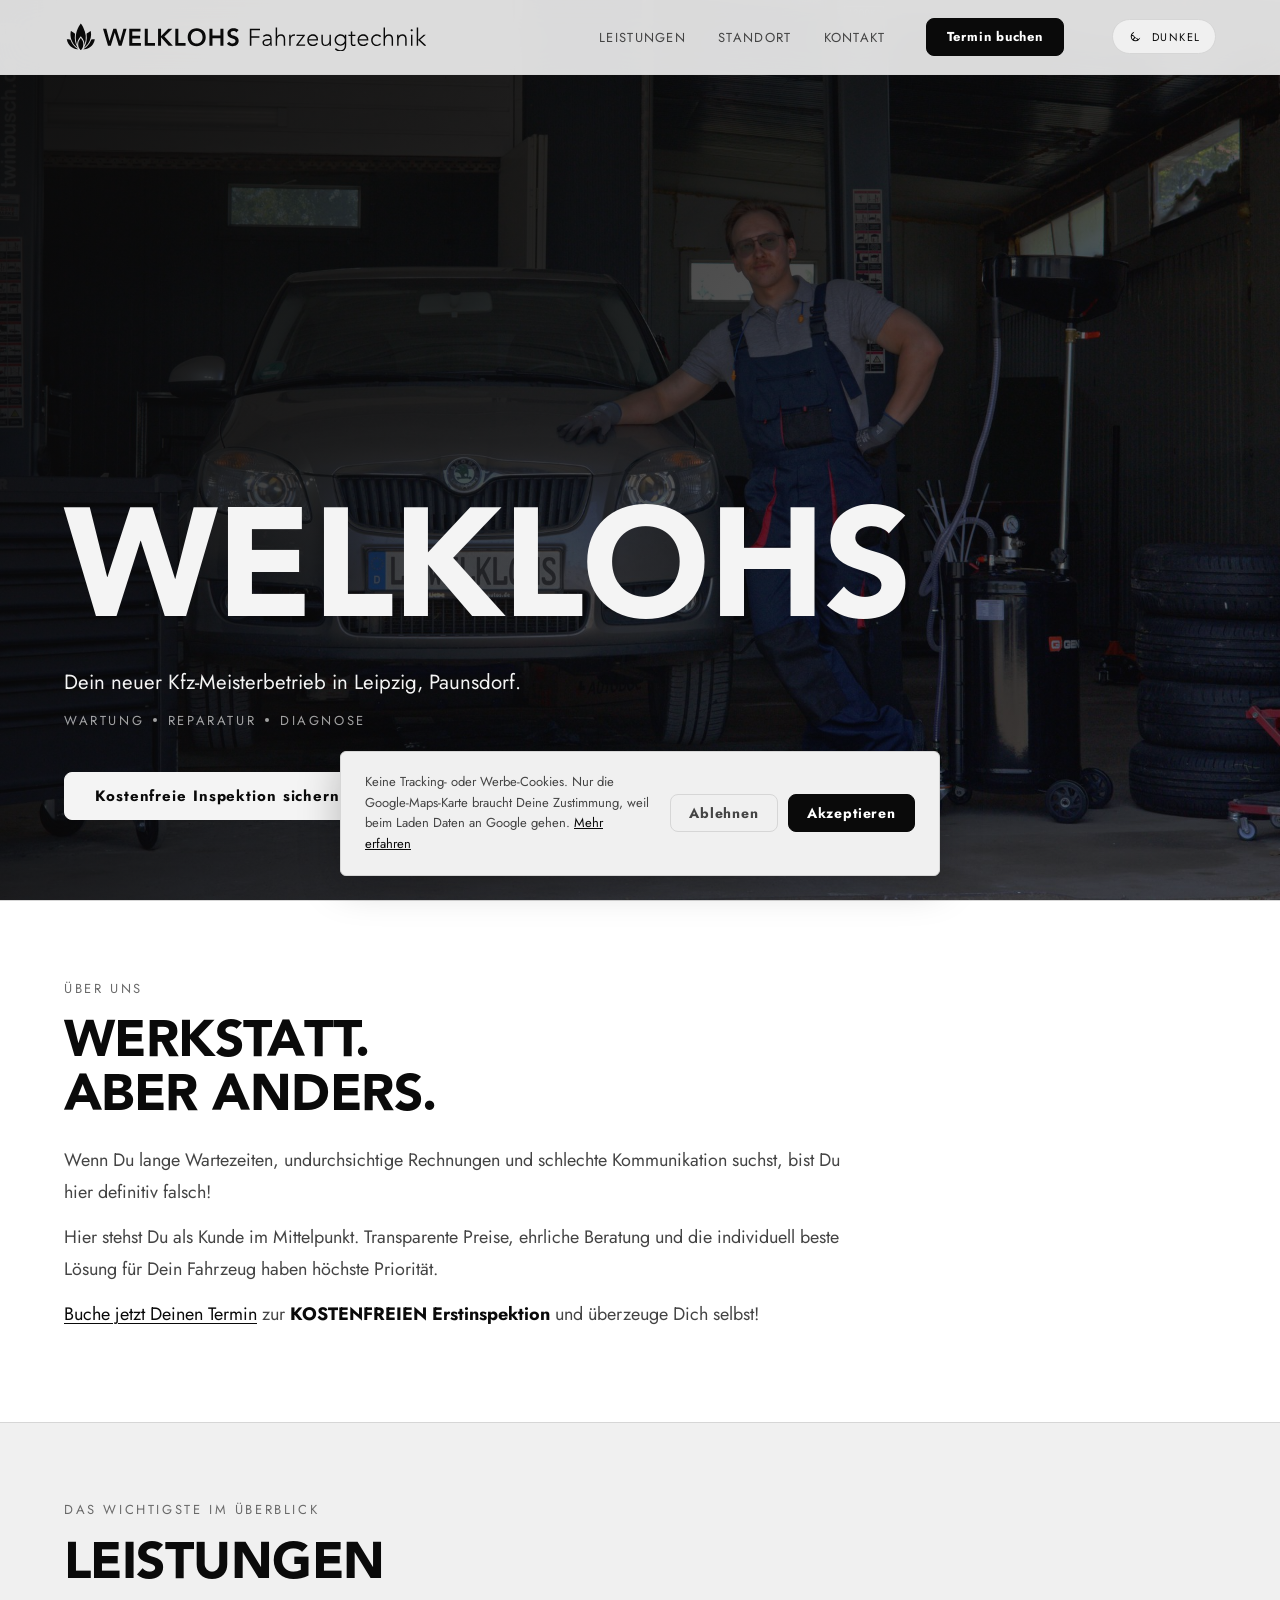
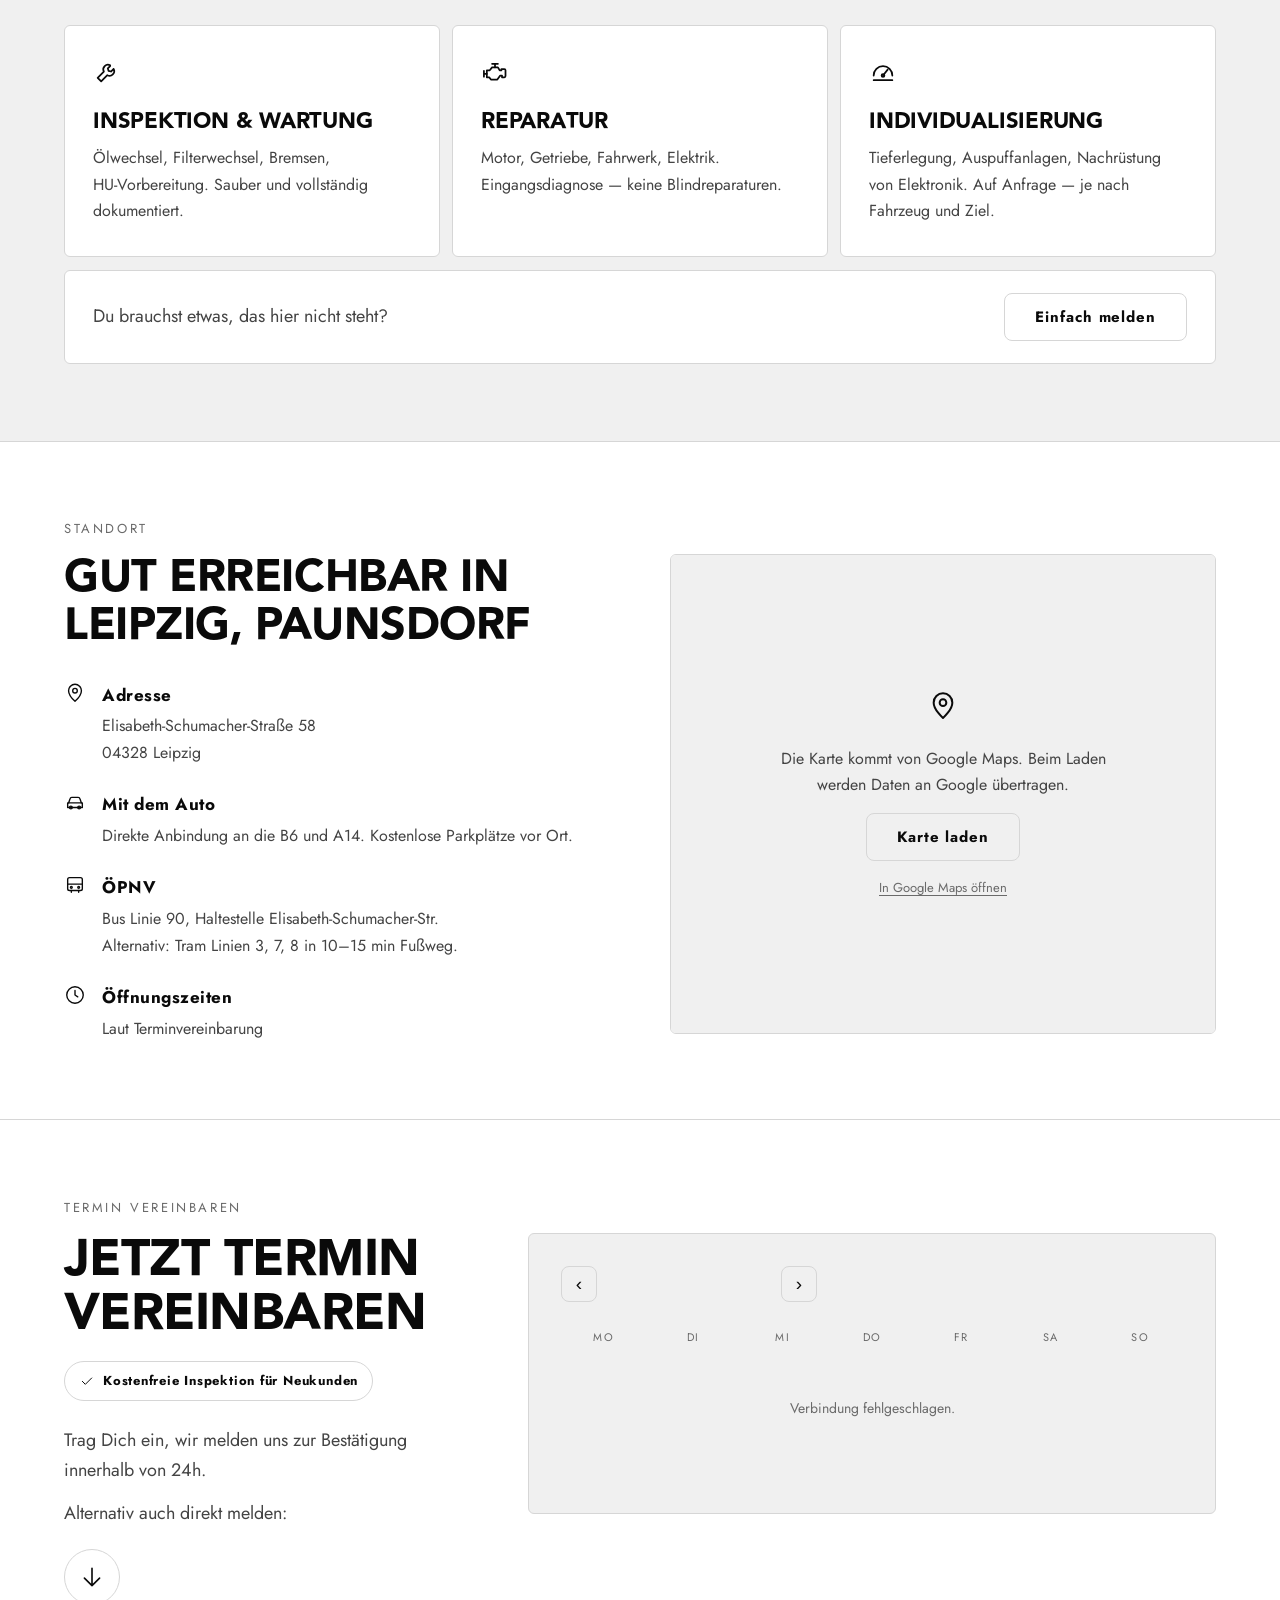
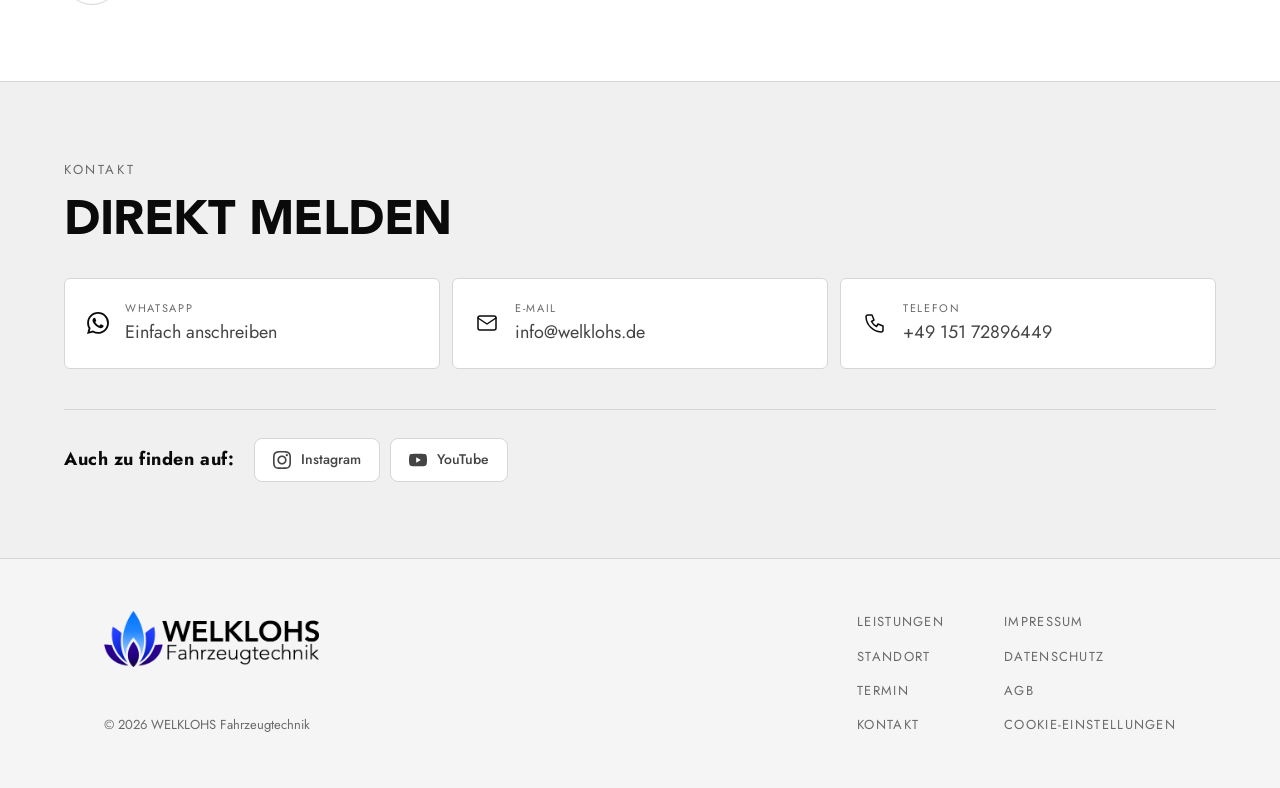
<file: index.html>
<!DOCTYPE html>
<html lang="de" data-theme="light">
<head>
  <meta charset="UTF-8" />
  <meta name="viewport" content="width=device-width, initial-scale=1.0" />
  <title>WELKLOHS Fahrzeugtechnik — Meisterbetrieb in Leipzig</title>
  <meta name="description" content="WELKLOHS Fahrzeugtechnik – Der neue Meisterbetrieb in Leipzig. Inspektion, Reparatur, Individualisierung. Jetzt kostenfreie Erstinspektion sichern." />
  <link rel="icon" href="assets/logo/favicon.svg" type="image/svg+xml" />
  <link rel="apple-touch-icon" href="assets/logo/apple-touch-icon.png" />
  <meta property="og:type" content="website" />
  <meta property="og:title" content="WELKLOHS Fahrzeugtechnik — Meisterbetrieb in Leipzig" />
  <meta property="og:description" content="Ehrliche Arbeit. Klare Preise. Kostenfreie Erstinspektion für Neukunden." />
  <meta property="og:image" content="https://mxgn0.github.io/Mark_Website/assets/logo/og-image.png" />
  <meta property="og:url" content="https://mxgn0.github.io/Mark_Website/" />
  <meta name="twitter:card" content="summary_large_image" />
  <!-- ?v= bei jeder CSS/JS-Änderung hochzählen, sonst zeigen Browser noch die alte Datei -->
  <link rel="stylesheet" href="css/style.css?v=20261012c" />
  <script>
    // Cookie-Einwilligung — betrifft nur die Google-Maps-Karte, alles andere ist
    // technisch notwendig. Schlüssel hochzählen, wenn sich am Banner etwas
    // Wesentliches ändert: dann fragt er alle Besucher neu.
    var CONSENT_KEY = 'welklohs-consent-2';
    function getConsent() { try { return localStorage.getItem(CONSENT_KEY); } catch (e) { return null; } }
    function setConsent(v) {
      try { localStorage.setItem(CONSENT_KEY, v); } catch (e) {}
      document.documentElement.classList.add('cookie-consented');
      showMap(v === 'accepted');
    }
    // „Cookie-Einstellungen“ im Footer (oder Link …#cookie-einstellungen): Banner wieder zeigen
    function openConsent() { document.documentElement.classList.remove('cookie-consented'); }
    // Karte erst nach Zustimmung laden, bei Widerruf wieder entfernen
    function showMap(on) {
      var box = document.getElementById('mapBox');
      if (!box) return;
      var f = box.querySelector('iframe');
      f.src = on ? f.getAttribute('data-src') : 'about:blank';
      box.classList.toggle('is-loaded', on);
    }
    // vor dem Rendern prüfen, damit der Banner nicht kurz aufblitzt
    if (getConsent() && location.hash !== '#cookie-einstellungen') {
      document.documentElement.classList.add('cookie-consented');
    }
    document.addEventListener('DOMContentLoaded', function () {
      if (getConsent() === 'accepted') showMap(true);
    });
    // iOS: kein automatisches Scrollen beim Laden
    if ('scrollRestoration' in history) {
      history.scrollRestoration = 'manual';
    }
    // Theme vor dem Rendern setzen (Standard: light)
    (function () {
      try {
        var t = localStorage.getItem('welklohs-theme');
        if (t === 'dark' || t === 'light') document.documentElement.setAttribute('data-theme', t);
      } catch (e) {}
    })();
    // Theme-Umschalter (Event-Delegation — läuft unabhängig von Ladereihenfolge)
    document.addEventListener('click', function (e) {
      if (!e.target.closest || !e.target.closest('#themeToggle')) return;
      var root = document.documentElement;
      var next = root.getAttribute('data-theme') === 'dark' ? 'light' : 'dark';
      root.setAttribute('data-theme', next);
      try { localStorage.setItem('welklohs-theme', next); } catch (err) {}
    });
  </script>
</head>
<body>

  <!-- ═══════════════════════════════════
       COOKIE BANNER
  ═══════════════════════════════════ -->
  <div class="cookie-banner" id="cookieBanner" role="dialog" aria-label="Cookie-Einstellungen">
    <div class="cookie-banner__inner">
      <p>
        Keine Tracking- oder Werbe-Cookies. Nur die Google-Maps-Karte braucht Deine
        Zustimmung, weil beim Laden Daten an Google gehen.
        <a href="pages/datenschutz.html#cookies">Mehr erfahren</a>
      </p>
      <div class="cookie-banner__actions">
        <button class="btn-cookie btn-cookie--reject" onclick="setConsent('rejected')">Ablehnen</button>
        <button class="btn-cookie btn-cookie--accept" onclick="setConsent('accepted')">Akzeptieren</button>
      </div>
    </div>
  </div>

  <!-- ═══════════════════════════════════
       NAV
  ═══════════════════════════════════ -->
  <nav class="nav" id="mainNav">
    <a href="index.html" class="nav__logo"><svg class="logo-mark" viewBox="0 0 100 100" fill="currentColor" aria-hidden="true"><path d="M48.46 12.64c-11.66 16.41-16.09 36.23-11.91 53.36 0.53 2.11 2.11 7.07 2.52 7.81 0.08 0.14 0.2-1.04 0.25-2.64 0.21-5.76 2.05-11 5.82-16.66 1.58-2.38 4.53-6.07 4.86-6.07 0.33-0 3.28 3.69 4.86 6.07 3.77 5.66 5.61 10.9 5.82 16.66 0.06 1.6 0.18 2.77 0.25 2.64 0.08-0.16 0.55-1.43 1.04-2.83 5.31-15.37 3.71-32.11-4.65-48.61-2.5-4.92-6.72-11.62-7.32-11.62-0.1-0-0.78 0.86-1.54 1.89z"/><path d="M20.31 33.44c-3.48 16.09 2.42 33.63 15.23 45.39 1.74 1.6 4.39 3.75 5.2 4.24 0.14 0.08-0.33-0.82-1.04-1.97-6.46-10.7-8.91-23.91-6.99-37.83l0.27-1.95-0.92-0.84c-2.6-2.4-5.31-4.41-8.91-6.58-2.91-1.74-2.58-1.7-2.85-0.45z"/><path d="M76.76 33.93c-2.87 1.74-5.47 3.63-7.93 5.74l-1.76 1.52 0.23 2.01c1.8 14.79-0.45 26.99-6.89 37.7-0.76 1.27-1.37 2.3-1.35 2.3 0.23-0 3.36-2.52 5.14-4.12 10.43-9.43 16.46-22.64 16.46-36.11 0-3.89-0.84-10.57-1.33-10.53-0.08-0-1.23 0.66-2.58 1.48z"/><path d="M48.89 54.92c-8.65 10.72-8.81 24.51-0.39 33.32 1.45 1.5 1.56 1.5 3.01-0 8.42-8.81 8.26-22.6-0.39-33.32-1.19-1.46-1.04-1.46-2.23-0z"/><path d="M8.48 58.14c2.93 16.31 14.79 27.23 31.7 29.16 2.71 0.31 2.71 0.31 0.04-1.54-10.51-7.3-15.78-13.73-20.1-24.49l-1.11-2.77-1.45-0.33c-1.66-0.39-5.2-0.74-7.58-0.74l-1.62-0 0.12 0.72z"/><path d="M85.86 57.64c-1.76 0.16-4.36 0.66-4.71 0.92-0.12 0.08-0.62 1.23-1.15 2.58-4.16 10.59-10.14 17.87-20.35 24.73-2.66 1.8-2.62 1.84 1.07 1.35 14.43-1.91 25-10.31 29.32-23.28 0.76-2.27 1.54-5.41 1.56-6.17 0-0.37-2.29-0.43-5.74-0.12z"/></svg><svg class="logo-word" viewBox="0 -948 13482 1188" fill="currentColor" role="img" aria-label="WELKLOHS Fahrzeugtechnik"><path d="M209 0H325L489 -539H491L655 0H775L981 -708H853L714 -198H712L556 -708H432L273 -198H271L138 -708H0ZM1095 0H1582V-114H1221V-306H1546V-420H1221V-594H1564V-708H1095ZM1867 -708H1741V0H2168V-114H1867ZM2295 0H2421V-348H2428L2735 0H2912L2559 -381L2890 -708H2720L2427 -408H2421V-708H2295ZM3141 -708H3015V0H3442V-114H3141ZM4282 -355C4282 -576 4134 -726 3910 -726C3663 -726 3531 -555 3531 -351C3531 -132 3685 18 3903 18C4121 18 4282 -133 4282 -355ZM3663 -359C3663 -499 3761 -612 3905 -612C4050 -612 4150 -504 4150 -359C4150 -215 4059 -96 3906 -96C3754 -96 3663 -214 3663 -359ZM4437 0H4563V-312H4894V0H5020V-708H4894V-426H4563V-708H4437ZM5449 -726C5295 -726 5188 -640 5188 -512C5188 -384 5270 -341 5397 -302C5488 -274 5524 -246 5524 -193C5524 -136 5468 -96 5400 -96C5343 -96 5291 -123 5260 -170L5165 -78C5220 -12 5302 18 5402 18C5541 18 5656 -62 5656 -208C5656 -354 5543 -390 5430 -425C5360 -447 5320 -473 5320 -521C5320 -576 5365 -612 5436 -612C5485 -612 5532 -595 5560 -556L5652 -653C5602 -700 5530 -726 5449 -726Z"/><path d="M6120 0H6186V-336H6519V-396H6186V-648H6544V-708H6120ZM6812 12C6888 12 6938 -15 6973 -75H6975C6975 -44 6977 -21 6981 0H7037C7031 -41 7028 -98 7028 -174V-311C7028 -413 6966 -474 6844 -474C6783 -474 6712 -451 6668 -409L6703 -368C6744 -403 6791 -420 6844 -420C6924 -420 6974 -383 6974 -307V-280H6900C6742 -280 6648 -230 6648 -125C6648 -41 6713 12 6812 12ZM6902 -232H6974V-200C6974 -103 6921 -42 6814 -42C6754 -42 6708 -77 6708 -128C6708 -203 6800 -232 6902 -232ZM7198 -756V0H7258V-233C7258 -346 7319 -420 7418 -420C7496 -420 7534 -371 7534 -273V0H7594V-279C7594 -408 7535 -474 7418 -474C7350 -474 7287 -438 7260 -381H7258V-756ZM7970 -474C7908 -474 7858 -443 7823 -381C7821 -392 7820 -427 7819 -462H7759C7759 -454 7764 -347 7764 -337V0H7824V-252C7824 -348 7877 -414 7974 -414C7982 -414 7990 -413 7998 -410L8005 -469C7991 -473 7981 -474 7970 -474ZM8414 -462H8068V-408H8331L8054 -36V0H8426V-54H8138L8414 -426ZM8748 -474C8610 -474 8517 -366 8517 -232C8517 -87 8611 12 8751 12C8833 12 8904 -17 8951 -87L8907 -124C8877 -75 8814 -42 8752 -42C8644 -42 8582 -119 8577 -216H8965V-252C8965 -389 8870 -474 8748 -474ZM8905 -270H8577C8587 -350 8653 -420 8744 -420C8832 -420 8904 -356 8905 -270ZM9104 -462V-189C9104 -51 9163 12 9280 12C9348 12 9411 -24 9438 -81H9441C9444 -67 9444 -26 9445 0H9505C9505 -8 9500 -115 9500 -125V-462H9440V-233C9440 -113 9377 -42 9280 -42C9202 -42 9164 -90 9164 -192V-462ZM9655 -237C9655 -105 9768 0 9902 0C9982 0 10042 -35 10077 -90H10079V-21C10079 116 10013 186 9893 186C9821 186 9753 158 9711 99L9664 143C9714 208 9807 240 9892 240C10047 240 10139 147 10139 -32V-462H10079V-384H10077C10042 -439 9982 -474 9902 -474C9771 -474 9655 -369 9655 -237ZM9897 -420C9999 -420 10081 -338 10081 -237C10081 -137 9999 -54 9898 -54C9794 -54 9715 -139 9715 -237C9715 -337 9797 -420 9897 -420ZM10230 -408H10330V-106C10330 -35 10370 12 10448 12C10467 12 10500 6 10527 -4L10522 -58C10500 -48 10477 -42 10454 -42C10413 -42 10390 -67 10390 -106V-408H10522V-462H10390V-595H10330V-462H10230ZM10844 -474C10706 -474 10613 -366 10613 -232C10613 -87 10707 12 10847 12C10929 12 11000 -17 11047 -87L11003 -124C10973 -75 10910 -42 10848 -42C10740 -42 10678 -119 10673 -216H11061V-252C11061 -389 10966 -474 10844 -474ZM11001 -270H10673C10683 -350 10749 -420 10840 -420C10928 -420 11000 -356 11001 -270ZM11422 -474C11282 -474 11179 -372 11179 -231C11179 -91 11280 12 11422 12C11488 12 11547 -14 11592 -68L11546 -106C11515 -67 11473 -42 11421 -42C11314 -42 11239 -123 11239 -231C11239 -339 11315 -420 11421 -420C11471 -420 11510 -396 11546 -358L11594 -394C11549 -445 11489 -474 11422 -474ZM11696 -756V0H11756V-233C11756 -346 11817 -420 11916 -420C11994 -420 12032 -371 12032 -273V0H12092V-279C12092 -408 12033 -474 11916 -474C11848 -474 11785 -438 11758 -381H11756V-756ZM12257 -462C12257 -454 12262 -347 12262 -337V0H12322V-229C12322 -349 12385 -420 12482 -420C12560 -420 12598 -372 12598 -270V0H12658V-273C12658 -411 12599 -474 12482 -474C12414 -474 12351 -438 12324 -381H12321C12318 -395 12318 -436 12317 -462ZM12868 -690C12843 -690 12823 -670 12823 -645C12823 -620 12843 -600 12868 -600C12894 -600 12913 -620 12913 -645C12913 -670 12894 -690 12868 -690ZM12838 -462V0H12898V-462ZM13138 0V-244L13391 0H13482L13216 -250L13455 -462H13367L13138 -252V-756H13078V0Z"/></svg></a>
    <ul class="nav__links">
      <li><a href="#leistungen">Leistungen</a></li>
      <li><a href="#standort">Standort</a></li>
      <li><a href="#kontakt">Kontakt</a></li>
    </ul>
    <a href="#termin" class="btn btn--nav">Termin buchen</a>
    <button class="theme-toggle" id="themeToggle" aria-label="Hell/Dunkel umschalten">
      <svg class="ic ic-moon" viewBox="0 0 24 24" fill="none" stroke="currentColor" stroke-width="1.5" stroke-linecap="round" aria-hidden="true">
        <g>
          <circle cx="12" cy="12" r="6"/>
          <circle cx="12" cy="12" r="1.8"/>
          <path d="M12 12 L12 6.4 M12 12 L17.3 10.3 M12 12 L15.3 16.5 M12 12 L8.7 16.5 M12 12 L6.7 10.3"/>
        </g>
        <circle class="cut" cx="15.6" cy="8.4" r="6.3" stroke="none"/>
      </svg>
      <svg class="ic ic-sun" viewBox="0 0 24 24" fill="none" stroke="currentColor" stroke-width="1.5" stroke-linecap="round" aria-hidden="true">
        <circle cx="12" cy="12" r="6"/>
        <circle cx="12" cy="12" r="1.8"/>
        <path d="M12 12 L12 6.4 M12 12 L17.3 10.3 M12 12 L15.3 16.5 M12 12 L8.7 16.5 M12 12 L6.7 10.3"/>
        <path d="M12 1.6v1.8 M12 20.6v1.8 M1.6 12h1.8 M20.6 12h1.8 M4.4 4.4l1.3 1.3 M18.3 18.3l1.3 1.3 M4.4 19.6l1.3-1.3 M18.3 5.7l1.3-1.3"/>
      </svg>
      <span class="lbl lbl-dunkel">Dunkel</span>
      <span class="lbl lbl-hell">Hell</span>
    </button>
    <button class="nav__burger" id="navBurger" aria-label="Menü öffnen" onclick="document.getElementById('mobileMenu').classList.toggle('open');document.body.classList.toggle('menu-open')">
      <span></span><span></span><span></span>
    </button>
    <div class="nav__line"></div>
  </nav>

  <!-- Mobile Menu -->
  <div class="mobile-menu" id="mobileMenu">
    <ul>
      <li><a href="#leistungen" class="mobile-link" onclick="document.getElementById('mobileMenu').classList.remove('open');document.body.classList.remove('menu-open')">Leistungen</a></li>
      <li><a href="#standort" class="mobile-link" onclick="document.getElementById('mobileMenu').classList.remove('open');document.body.classList.remove('menu-open')">Standort</a></li>
      <li><a href="#kontakt" class="mobile-link" onclick="document.getElementById('mobileMenu').classList.remove('open');document.body.classList.remove('menu-open')">Kontakt</a></li>
    </ul>
    <a href="#termin" class="btn mobile-menu__cta" onclick="document.getElementById('mobileMenu').classList.remove('open');document.body.classList.remove('menu-open')">Termin buchen</a>
  </div>

  <!-- ═══════════════════════════════════
       HERO
  ═══════════════════════════════════ -->
  <section class="hero">
    <div class="hero__bg">
      <!-- Hauptbild: assets/images/hero.jpg -->
      <div class="hero__img" style="background-image: url('assets/images/hero.jpg')"></div>
      <div class="hero__overlay"></div>
    </div>
    <div class="hero__content">
      <h1 class="hero__title">WELKLOHS</h1>
      <p class="hero__sub">Dein neuer Kfz-Meisterbetrieb in Leipzig, Paunsdorf.</p>
      <p class="hero__tags">Wartung <span class="hero__sep">•</span> Reparatur <span class="hero__sep">•</span> Diagnose</p>
      <div class="hero__actions">
        <a href="#termin" class="btn">Kostenfreie Inspektion sichern</a>
        <a href="https://wa.me/4915172896449" class="btn btn--wa" target="_blank" rel="noopener">
          <svg width="18" height="18" viewBox="0 0 24 24" fill="currentColor"><path d="M17.472 14.382c-.297-.149-1.758-.867-2.03-.967-.273-.099-.471-.148-.67.15-.197.297-.767.966-.94 1.164-.173.199-.347.223-.644.075-.297-.15-1.255-.463-2.39-1.475-.883-.788-1.48-1.761-1.653-2.059-.173-.297-.018-.458.13-.606.134-.133.298-.347.446-.52.149-.174.198-.298.298-.497.099-.198.05-.371-.025-.52-.075-.149-.669-1.612-.916-2.207-.242-.579-.487-.5-.669-.51-.173-.008-.371-.01-.57-.01-.198 0-.52.074-.792.372-.272.297-1.04 1.016-1.04 2.479 0 1.462 1.065 2.875 1.213 3.074.149.198 2.096 3.2 5.077 4.487.709.306 1.262.489 1.694.625.712.227 1.36.195 1.871.118.571-.085 1.758-.719 2.006-1.413.248-.694.248-1.289.173-1.413-.074-.124-.272-.198-.57-.347m-5.421 7.403h-.004a9.87 9.87 0 01-5.031-1.378l-.361-.214-3.741.982.998-3.648-.235-.374a9.86 9.86 0 01-1.51-5.26c.001-5.45 4.436-9.884 9.888-9.884 2.64 0 5.122 1.03 6.988 2.898a9.825 9.825 0 012.893 6.994c-.003 5.45-4.437 9.884-9.885 9.884m8.413-18.297A11.815 11.815 0 0012.05 0C5.495 0 .16 5.335.157 11.892c0 2.096.547 4.142 1.588 5.945L.057 24l6.305-1.654a11.882 11.882 0 005.683 1.448h.005c6.554 0 11.89-5.335 11.893-11.893a11.821 11.821 0 00-3.48-8.413Z"/></svg>
          WhatsApp
        </a>
      </div>
    </div>
  </section>

  <!-- ═══════════════════════════════════
       EINLEITUNG
  ═══════════════════════════════════ -->
  <section class="intro">
    <div class="intro__inner">
      <div class="section-label">Über uns</div>
      <div class="intro__grid">
        <div class="intro__text">
          <h2>Werkstatt.<br>Aber anders.</h2>
          <p>
            Wenn Du lange Wartezeiten, undurchsichtige Rechnungen und schlechte Kommunikation suchst,
            bist Du hier definitiv falsch!
          </p>
          <p>
            Hier stehst Du als Kunde im Mittelpunkt. Transparente Preise, ehrliche Beratung und die
            individuell beste Lösung für Dein Fahrzeug haben höchste Priorität.
          </p>
          <p>
            <a href="#termin">Buche jetzt Deinen Termin</a> zur <strong>KOSTENFREIEN Erstinspektion</strong>
            und überzeuge Dich selbst!
          </p>
        </div>
      </div>
    </div>
  </section>

  <!-- ═══════════════════════════════════
       LEISTUNGEN
  ═══════════════════════════════════ -->
  <section class="leistungen" id="leistungen">
    <div class="leistungen__inner">
      <div class="section-label">Das Wichtigste im Überblick</div>
      <h2>Leistungen</h2>

      <div class="leistungen__grid">
        <div class="leistung-card">
          <span class="leistung-card__icon"><svg class="ico" viewBox="0 0 24 24" aria-hidden="true"><path d="M14.7 6.3a4 4 0 0 0-5.4 5.4L4 17l3 3 5.3-5.3a4 4 0 0 0 5.4-5.4l-2.3 2.3-2.1-.6-.6-2.1 2-2z"/></svg></span>
          <h3>Inspektion & Wartung</h3>
          <p>Ölwechsel, Filterwechsel, Bremsen, <span style="white-space:nowrap">HU-Vorbereitung</span>. Sauber und vollständig dokumentiert.</p>
        </div>
        <div class="leistung-card">
          <span class="leistung-card__icon"><svg class="ico" viewBox="0 0 24 24" aria-hidden="true"><path d="M9.5 5h5M12 5v3"/><path d="M2.5 11v5M2.5 13.5H5"/><path d="M5 10.5h2.5l2-2.5h5l1.5 2.5h1.5V9.5h2.5a1 1 0 0 1 1 1v5a1 1 0 0 1-1 1H18v-1.5h-1.5L14 18.5H8.5L7 16.5H5z"/></svg></span>
          <h3>Reparatur</h3>
          <p>Motor, Getriebe, Fahrwerk, Elektrik.<br>Eingangsdiagnose — keine Blindreparaturen.</p>
        </div>
        <div class="leistung-card">
          <span class="leistung-card__icon"><svg class="ico" viewBox="0 0 24 24" aria-hidden="true"><path d="M4 15a8 8 0 0 1 16 0"/><path d="M12 15l4-5"/><path d="M4 19h16"/><circle cx="12" cy="15" r="1.2"/></svg></span>
          <h3>Individualisierung</h3>
          <p>Tieferlegung, Auspuffanlagen, Nachrüstung von Elektronik. Auf Anfrage — je nach Fahrzeug und Ziel.</p>
        </div>
      </div>

      <div class="leistungen__anfrage">
        <p>Du brauchst etwas, das hier nicht steht?</p>
        <a href="#kontakt" class="btn btn--outline">Einfach melden</a>
      </div>
    </div>
  </section>

  <!-- ═══════════════════════════════════
       STANDORT
  ═══════════════════════════════════ -->
  <section class="standort" id="standort">
    <div class="standort__inner">
      <div class="section-label">Standort</div>
      <div class="standort__grid">
        <div class="standort__info">
          <h2>Gut erreichbar in<br>Leipzig, Paunsdorf</h2>

          <div class="standort__details">
            <div class="standort__item">
              <span class="standort__icon"><svg class="ico" viewBox="0 0 24 24" aria-hidden="true"><path d="M12 21s-7-6.2-7-11.5a7 7 0 0 1 14 0C19 14.8 12 21 12 21z"/><circle cx="12" cy="9.5" r="2.5"/></svg></span>
              <div>
                <strong>Adresse</strong>
                <p>Elisabeth-Schumacher-Straße 58<br>04328 Leipzig</p>
              </div>
            </div>
            <div class="standort__item">
              <span class="standort__icon"><svg class="ico" viewBox="0 0 24 24" aria-hidden="true"><path d="M5 13l1.6-4.5A2 2 0 0 1 8.5 7h7a2 2 0 0 1 1.9 1.5L19 13"/><path d="M4 13h16v5H4z"/><circle cx="7.5" cy="18" r="1.5"/><circle cx="16.5" cy="18" r="1.5"/></svg></span>
              <div>
                <strong>Mit dem Auto</strong>
                <p>Direkte Anbindung an die B6 und A14. Kostenlose Parkplätze vor Ort.</p>
              </div>
            </div>
            <div class="standort__item">
              <span class="standort__icon"><svg class="ico" viewBox="0 0 24 24" aria-hidden="true"><rect x="4" y="4" width="16" height="14" rx="2"/><path d="M4 11h16M8 18v2M16 18v2"/><circle cx="8" cy="14.5" r="1"/><circle cx="16" cy="14.5" r="1"/></svg></span>
              <div>
                <strong>ÖPNV</strong>
                <p>Bus Linie 90, Haltestelle Elisabeth-Schumacher-Str.<br>Alternativ: Tram Linien 3, 7, 8 in 10–15 min Fußweg.</p>
              </div>
            </div>
            <div class="standort__item">
              <span class="standort__icon"><svg class="ico" viewBox="0 0 24 24" aria-hidden="true"><circle cx="12" cy="12" r="9"/><path d="M12 7v5l3 2"/></svg></span>
              <div>
                <strong>Öffnungszeiten</strong>
                <p>Laut Terminvereinbarung</p>
              </div>
            </div>
          </div>
        </div>

        <!-- Google Maps: lädt erst nach Zustimmung (Cookie-Banner oder „Karte laden“) -->
        <div class="standort__map" id="mapBox">
          <iframe
            data-src="https://www.google.com/maps?q=Elisabeth-Schumacher-Stra%C3%9Fe+58,+04328+Leipzig&amp;z=16&amp;output=embed"
            width="100%" height="100%" style="border:0;" allowfullscreen="" loading="lazy"
            referrerpolicy="no-referrer-when-downgrade"
            title="WELKLOHS Standort">
          </iframe>
          <div class="map-consent">
            <span class="map-consent__icon"><svg class="ico" viewBox="0 0 24 24" aria-hidden="true"><path d="M12 21s-7-6.2-7-11.5a7 7 0 0 1 14 0C19 14.8 12 21 12 21z"/><circle cx="12" cy="9.5" r="2.5"/></svg></span>
            <p>Die Karte kommt von Google Maps. Beim Laden werden Daten an Google übertragen.</p>
            <button type="button" class="btn btn--outline" onclick="setConsent('accepted')">Karte laden</button>
            <a href="https://www.google.com/maps/search/?api=1&amp;query=Elisabeth-Schumacher-Stra%C3%9Fe+58%2C+04328+Leipzig" target="_blank" rel="noopener">In Google Maps öffnen</a>
          </div>
        </div>
      </div>
    </div>
  </section>

  <!-- ═══════════════════════════════════
       TERMIN
  ═══════════════════════════════════ -->
  <section class="termin" id="termin">
    <div class="termin__inner">
      <div class="section-label">Termin vereinbaren</div>
      <div class="termin__grid">

        <div class="termin__info">
          <h2>Jetzt Termin<br>vereinbaren</h2>
          <div class="termin__badge"><svg class="ico ico--sm" viewBox="0 0 24 24" aria-hidden="true"><path d="M5 12.5l4.5 4.5L19 7.5"/></svg> Kostenfreie Inspektion für Neukunden</div>
          <p>Trag Dich ein, wir melden uns zur Bestätigung innerhalb von 24h.</p>
          <p>Alternativ auch direkt melden:</p>
          <a href="#kontakt" class="termin__to-kontakt" aria-label="Weiter zu den Kontaktmöglichkeiten">
            <svg class="ico" viewBox="0 0 24 24" aria-hidden="true"><path d="M12 4v16M5 13l7 7 7-7"/></svg>
          </a>
        </div>

        <!-- Buchungskalender -->
        <div class="termin__cal">
          <div id="cal-booking"></div>
        </div>

      </div>
    </div>
  </section>

  <!-- ═══════════════════════════════════
       KONTAKT
  ═══════════════════════════════════ -->
  <section class="kontakt-section" id="kontakt">
    <div class="kontakt-section__inner">
      <div class="section-label">Kontakt</div>
      <h2>Direkt melden</h2>

      <div class="kontakt-cards">
        <a href="https://wa.me/4915172896449" class="kontakt-card kontakt-card--wa" target="_blank" rel="noopener">
          <span class="kontakt-card__icon">
            <svg width="22" height="22" viewBox="0 0 24 24" fill="currentColor"><path d="M17.472 14.382c-.297-.149-1.758-.867-2.03-.967-.273-.099-.471-.148-.67.15-.197.297-.767.966-.94 1.164-.173.199-.347.223-.644.075-.297-.15-1.255-.463-2.39-1.475-.883-.788-1.48-1.761-1.653-2.059-.173-.297-.018-.458.13-.606.134-.133.298-.347.446-.52.149-.174.198-.298.298-.497.099-.198.05-.371-.025-.52-.075-.149-.669-1.612-.916-2.207-.242-.579-.487-.5-.669-.51-.173-.008-.371-.01-.57-.01-.198 0-.52.074-.792.372-.272.297-1.04 1.016-1.04 2.479 0 1.462 1.065 2.875 1.213 3.074.149.198 2.096 3.2 5.077 4.487.709.306 1.262.489 1.694.625.712.227 1.36.195 1.871.118.571-.085 1.758-.719 2.006-1.413.248-.694.248-1.289.173-1.413-.074-.124-.272-.198-.57-.347m-5.421 7.403h-.004a9.87 9.87 0 01-5.031-1.378l-.361-.214-3.741.982.998-3.648-.235-.374a9.86 9.86 0 01-1.51-5.26c.001-5.45 4.436-9.884 9.888-9.884 2.64 0 5.122 1.03 6.988 2.898a9.825 9.825 0 012.893 6.994c-.003 5.45-4.437 9.884-9.885 9.884m8.413-18.297A11.815 11.815 0 0012.05 0C5.495 0 .16 5.335.157 11.892c0 2.096.547 4.142 1.588 5.945L.057 24l6.305-1.654a11.882 11.882 0 005.683 1.448h.005c6.554 0 11.89-5.335 11.893-11.893a11.821 11.821 0 00-3.48-8.413Z"/></svg>
          </span>
          <span class="kontakt-card__label">WhatsApp</span>
          <span class="kontakt-card__value">Einfach anschreiben</span>
        </a>
        <a href="mailto:info@welklohs.de" class="kontakt-card kontakt-card--mail">
          <span class="kontakt-card__icon"><svg class="ico" viewBox="0 0 24 24" aria-hidden="true"><rect x="3" y="5" width="18" height="14" rx="2"/><path d="M3 7l9 6 9-6"/></svg></span>
          <span class="kontakt-card__label">E-Mail</span>
          <span class="kontakt-card__value">info@welklohs.de</span>
        </a>
        <a href="tel:+4915172896449" class="kontakt-card kontakt-card--tel">
          <span class="kontakt-card__icon"><svg class="ico" viewBox="0 0 24 24" aria-hidden="true"><path d="M5 4h4l2 5-2.5 1.5a11 11 0 0 0 5 5L15 13l5 2v4a2 2 0 0 1-2 2A16 16 0 0 1 3 6a2 2 0 0 1 2-2z"/></svg></span>
          <span class="kontakt-card__label">Telefon</span>
          <span class="kontakt-card__value">+49 151 72896449</span>
        </a>
      </div>

      <!-- Social Media -->
      <div class="social">
        <p class="social__label">Auch zu finden auf:</p>
        <svg width="0" height="0" aria-hidden="true" style="position:absolute">
            <linearGradient id="ig-grad" x1="0" y1="1" x2="1" y2="0">
              <stop offset="0" stop-color="#F58529"/><stop offset="0.35" stop-color="#DD2A7B"/>
              <stop offset="0.7" stop-color="#8134AF"/><stop offset="1" stop-color="#515BD4"/>
            </linearGradient>
          </svg>
          <div class="social__links">
          <a href="https://instagram.com/welklohs" class="social__link social__link--ig" target="_blank" rel="noopener" aria-label="Instagram">
            <svg width="18" height="18" viewBox="0 0 24 24" fill="currentColor" aria-hidden="true"><path d="M12 2.163c3.204 0 3.584.012 4.85.07 3.252.148 4.771 1.691 4.919 4.919.058 1.265.069 1.645.069 4.849 0 3.205-.012 3.584-.069 4.849-.149 3.225-1.664 4.771-4.919 4.919-1.266.058-1.644.07-4.85.07-3.204 0-3.584-.012-4.849-.07-3.26-.149-4.771-1.699-4.919-4.92-.058-1.265-.07-1.644-.07-4.849 0-3.204.013-3.583.07-4.849.149-3.227 1.664-4.771 4.919-4.919 1.266-.057 1.645-.069 4.849-.069zm0-2.163c-3.259 0-3.667.014-4.947.072-4.358.2-6.78 2.618-6.98 6.98-.059 1.281-.073 1.689-.073 4.948 0 3.259.014 3.668.072 4.948.2 4.358 2.618 6.78 6.98 6.98 1.281.058 1.689.072 4.948.072 3.259 0 3.668-.014 4.948-.072 4.354-.2 6.782-2.618 6.979-6.98.059-1.28.073-1.689.073-4.948 0-3.259-.014-3.667-.072-4.947-.196-4.354-2.617-6.78-6.979-6.98-1.281-.059-1.69-.073-4.949-.073zm0 5.838c-3.403 0-6.162 2.759-6.162 6.162s2.759 6.163 6.162 6.163 6.162-2.759 6.162-6.163c0-3.403-2.759-6.162-6.162-6.162zm0 10.162c-2.209 0-4-1.79-4-4 0-2.209 1.791-4 4-4s4 1.791 4 4c0 2.21-1.791 4-4 4zm6.406-11.845c-.796 0-1.441.645-1.441 1.44s.645 1.44 1.441 1.44c.795 0 1.439-.645 1.439-1.44s-.644-1.44-1.439-1.44z"/></svg>
            Instagram
          </a>
          <a href="https://youtube.com/@welklohs" class="social__link social__link--yt" target="_blank" rel="noopener" aria-label="YouTube">
            <svg width="18" height="18" viewBox="0 0 24 24" fill="currentColor" aria-hidden="true"><path d="M23.5 6.2a3 3 0 0 0-2.1-2.1C19.5 3.6 12 3.6 12 3.6s-7.5 0-9.4.5A3 3 0 0 0 .5 6.2 31 31 0 0 0 0 12a31 31 0 0 0 .5 5.8 3 3 0 0 0 2.1 2.1c1.9.5 9.4.5 9.4.5s7.5 0 9.4-.5a3 3 0 0 0 2.1-2.1A31 31 0 0 0 24 12a31 31 0 0 0-.5-5.8zM9.6 15.6V8.4l6.2 3.6-6.2 3.6z"/></svg>
            YouTube
          </a>
        </div>
      </div>
    </div>
  </section>

  <!-- ═══════════════════════════════════
       FOOTER
  ═══════════════════════════════════ -->
  <footer class="footer">
    <div class="footer__top">
      <div class="footer__brand">
        <span class="footer__logo">
          <img class="footer__logo-img" src="assets/logo/logo-footer.png" alt="WELKLOHS Fahrzeugtechnik" width="1036" height="270" loading="lazy" />
        </span>
      </div>
      <div class="footer__nav">
        <a href="#leistungen">Leistungen</a>
        <a href="#standort">Standort</a>
        <a href="#termin">Termin</a>
        <a href="#kontakt">Kontakt</a>
      </div>
      <div class="footer__legal">
        <a href="pages/impressum.html">Impressum</a>
        <a href="pages/datenschutz.html">Datenschutz</a>
        <a href="pages/Agb.html">AGB</a>
        <button type="button" class="footer__cookie" id="cookie-einstellungen" onclick="openConsent()">Cookie-Einstellungen</button>
      </div>
      <p class="footer__copy">© 2026 WELKLOHS Fahrzeugtechnik</p>
    </div>
  </footer>

  <script src="js/main.js?v=20261012c"></script>
  <script src="js/calendar.js?v=20261012c"></script>
</body>
</html>
</file>
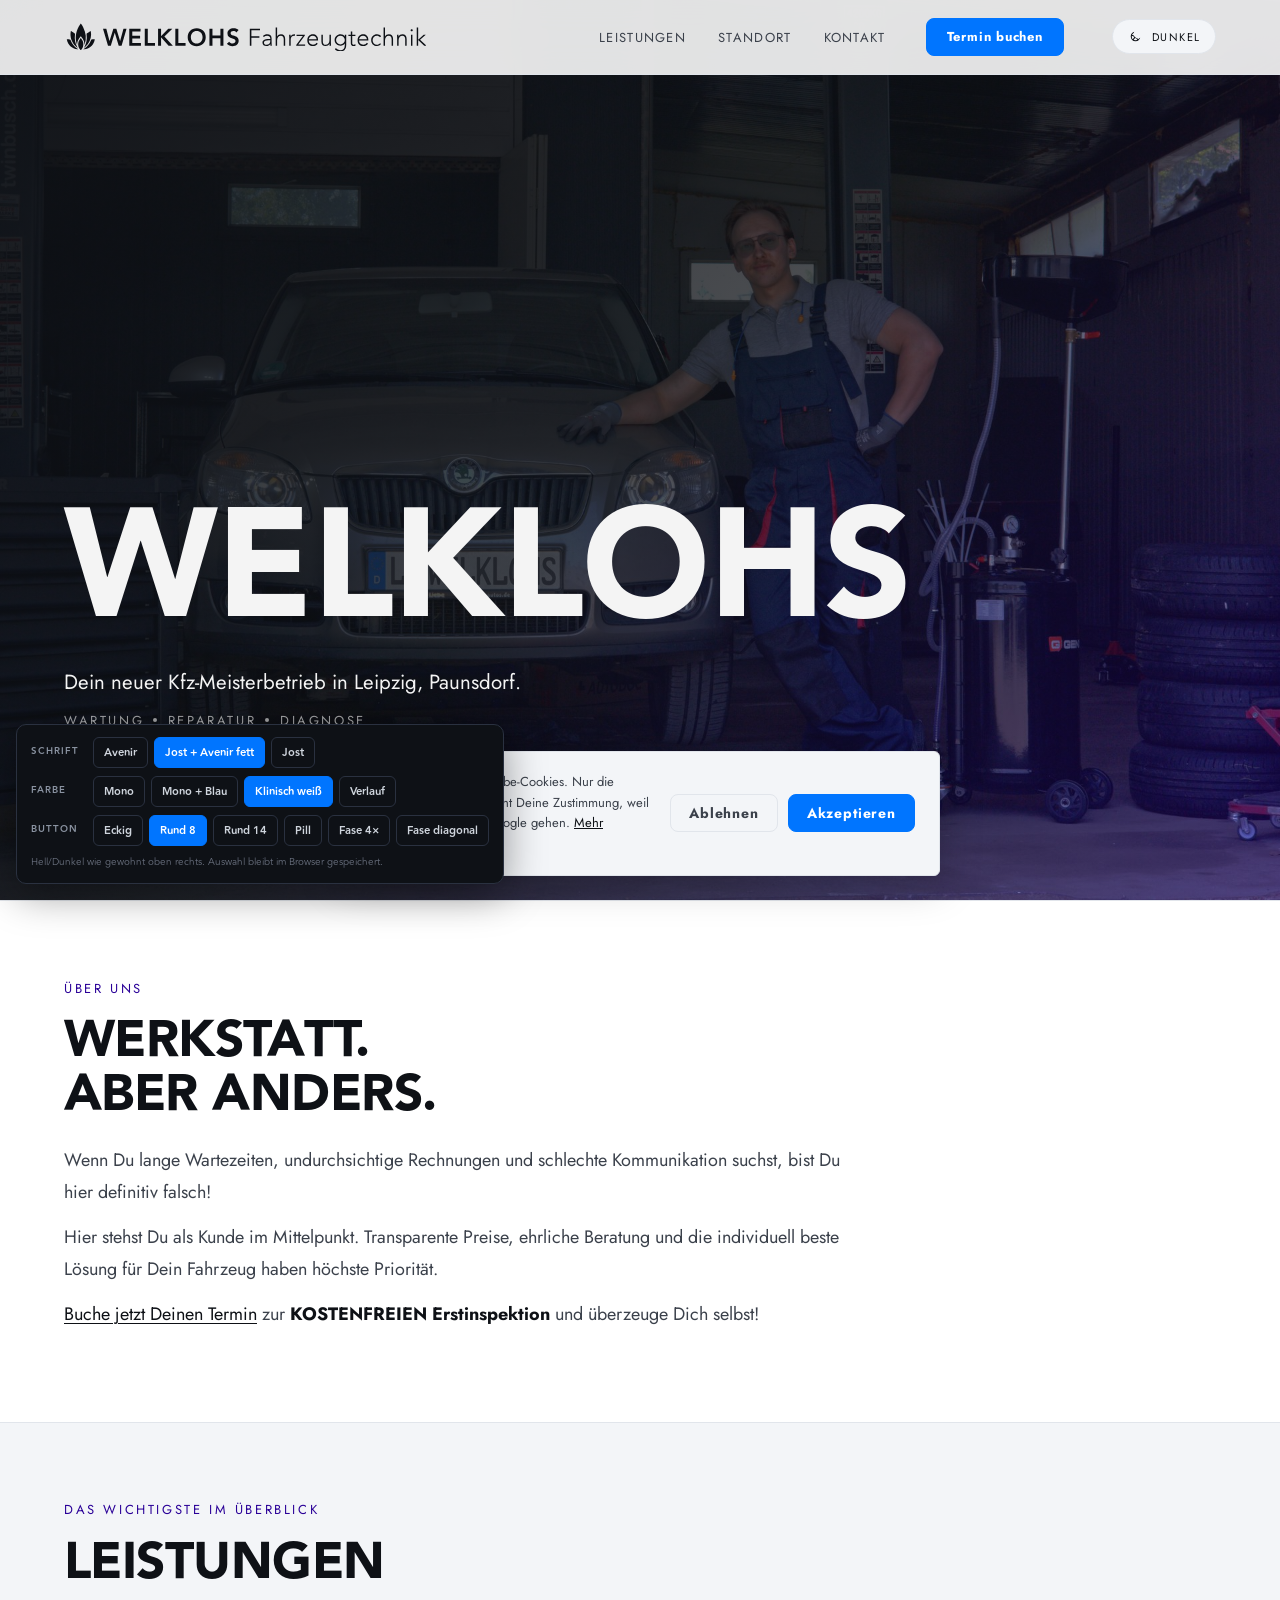
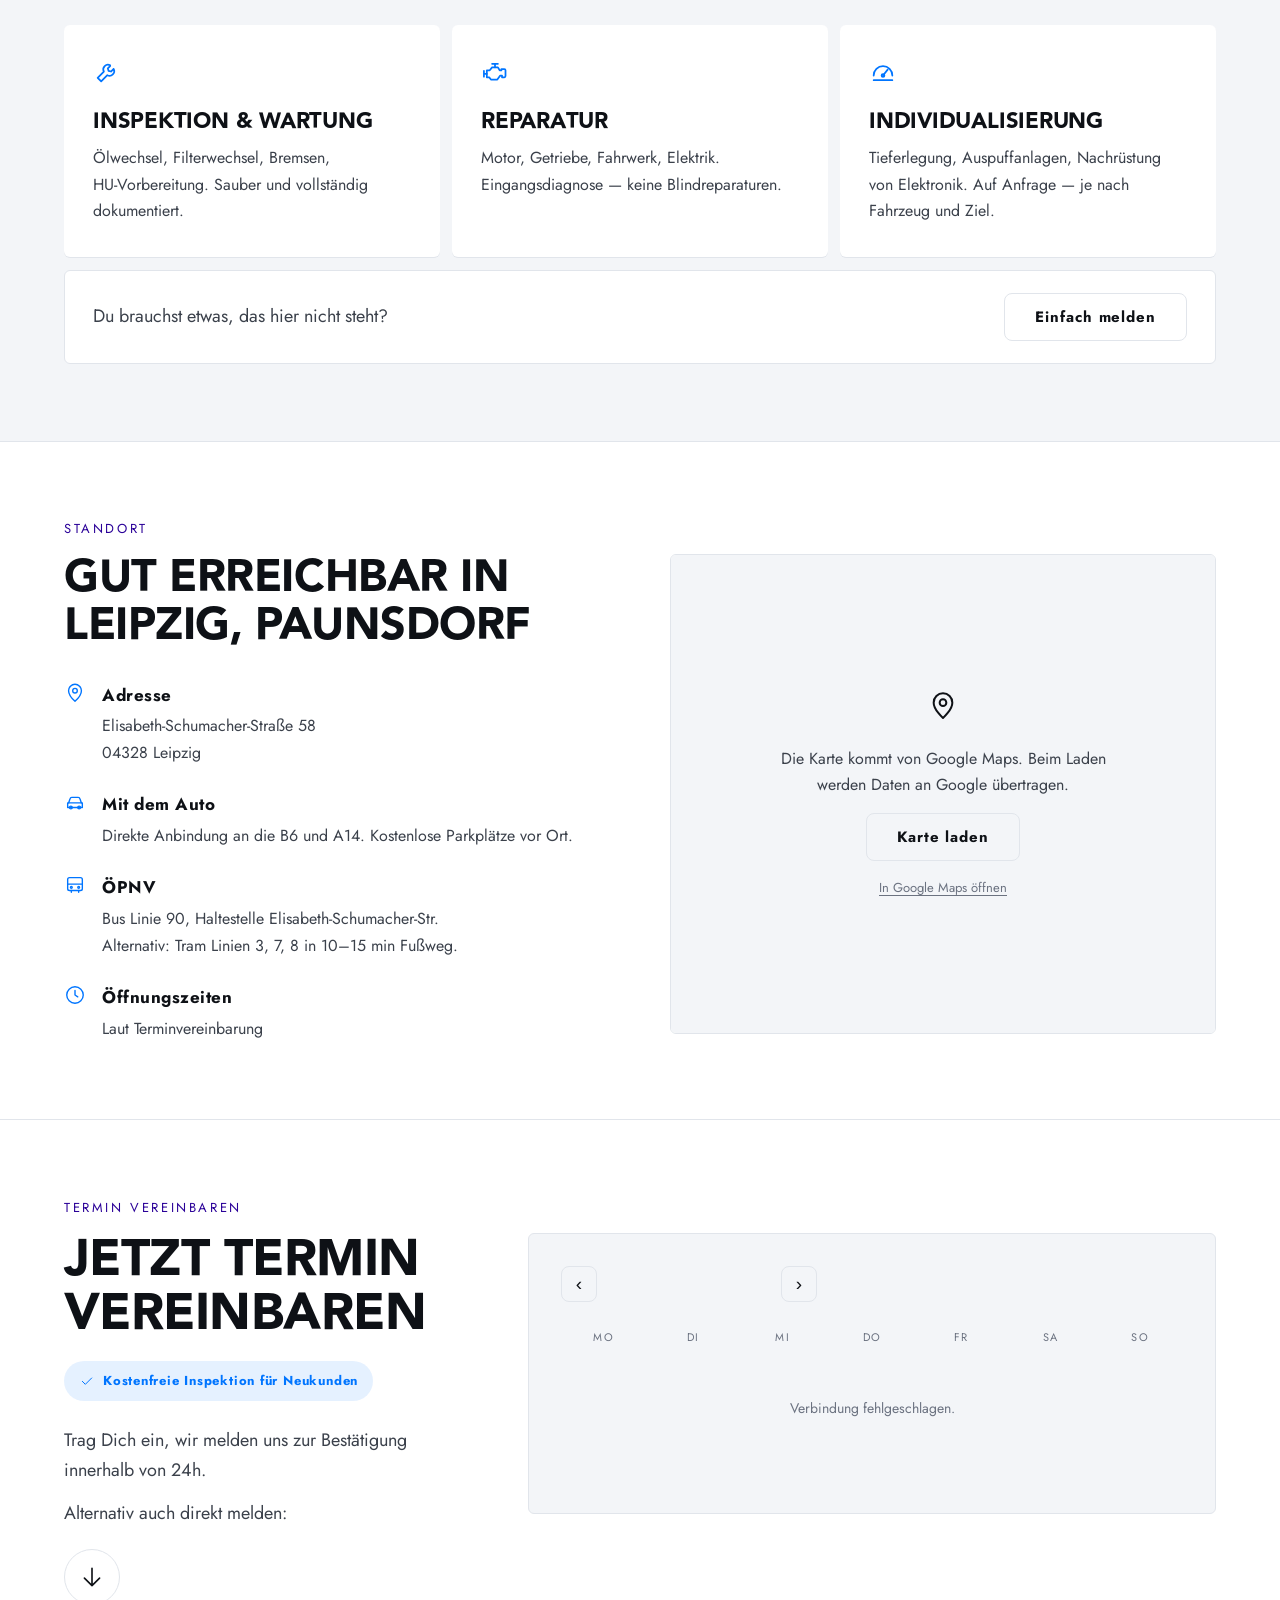
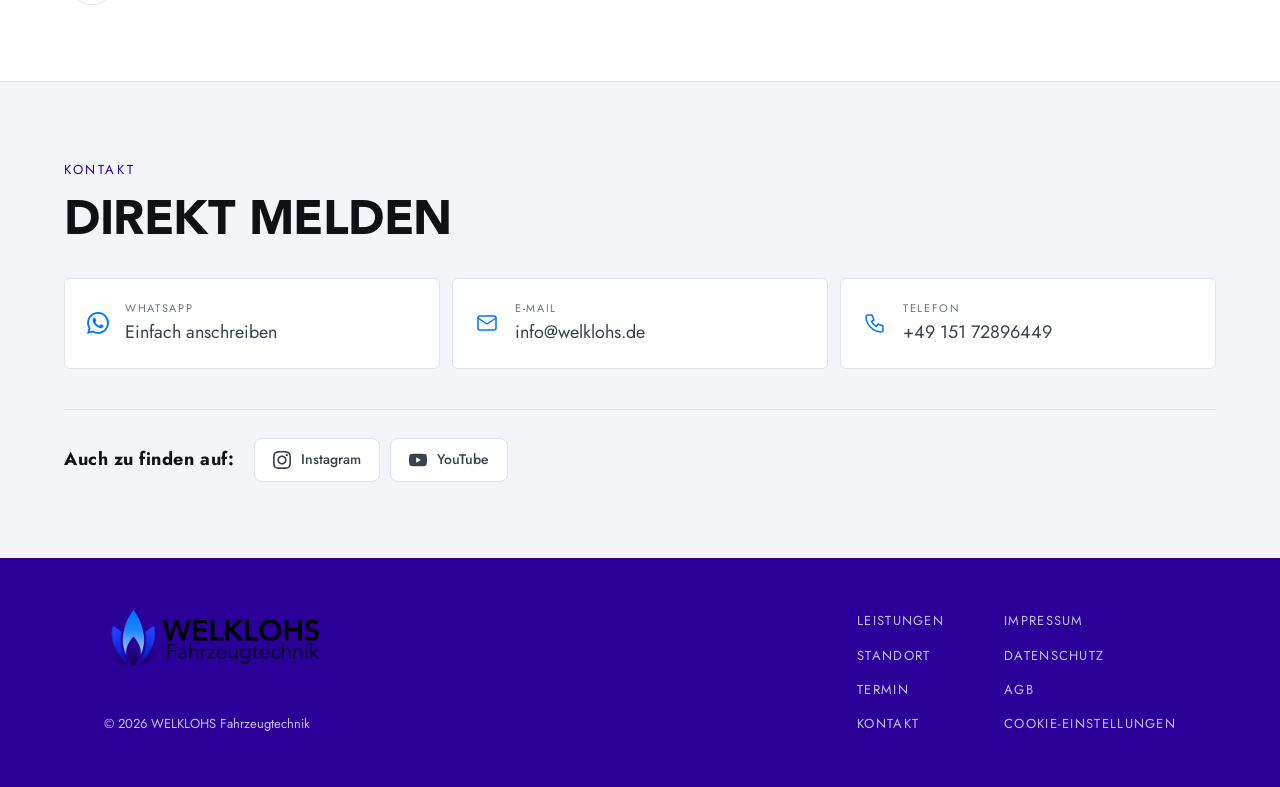
<file: preview.html>
<!DOCTYPE html>
<html lang="de" data-theme="light">
<head>
  <meta charset="UTF-8" />
  <meta name="viewport" content="width=device-width, initial-scale=1.0" />
  <title>PREVIEW — WELKLOHS Farb- und Button-Varianten</title>
  <meta name="robots" content="noindex, nofollow" />
  <meta name="description" content="Interne Vorschau der Farb- und Button-Varianten. Nicht die öffentliche Startseite." />
  <link rel="icon" href="assets/logo/favicon.svg" type="image/svg+xml" />
  <link rel="apple-touch-icon" href="assets/logo/apple-touch-icon.png" />
  <meta property="og:type" content="website" />
  <meta property="og:title" content="WELKLOHS Fahrzeugtechnik — Meisterbetrieb in Leipzig" />
  <meta property="og:description" content="Ehrliche Arbeit. Klare Preise. Kostenfreie Erstinspektion für Neukunden." />
  <meta property="og:image" content="https://mxgn0.github.io/Mark_Website/assets/logo/og-image.png" />
  <meta property="og:url" content="https://mxgn0.github.io/Mark_Website/" />
  <meta name="twitter:card" content="summary_large_image" />
  <!-- ?v= bei jeder CSS/JS-Änderung hochzählen, sonst zeigen Browser noch die alte Datei -->
  <link rel="stylesheet" href="css/style.css?v=20261012c" />
  <link rel="stylesheet" href="css/preview.css?v=20261012c" />
  <script>
    // Cookie-Einwilligung — betrifft nur die Google-Maps-Karte, alles andere ist
    // technisch notwendig. Schlüssel hochzählen, wenn sich am Banner etwas
    // Wesentliches ändert: dann fragt er alle Besucher neu.
    var CONSENT_KEY = 'welklohs-consent-2';
    function getConsent() { try { return localStorage.getItem(CONSENT_KEY); } catch (e) { return null; } }
    function setConsent(v) {
      try { localStorage.setItem(CONSENT_KEY, v); } catch (e) {}
      document.documentElement.classList.add('cookie-consented');
      showMap(v === 'accepted');
    }
    // „Cookie-Einstellungen“ im Footer (oder Link …#cookie-einstellungen): Banner wieder zeigen
    function openConsent() { document.documentElement.classList.remove('cookie-consented'); }
    // Karte erst nach Zustimmung laden, bei Widerruf wieder entfernen
    function showMap(on) {
      var box = document.getElementById('mapBox');
      if (!box) return;
      var f = box.querySelector('iframe');
      f.src = on ? f.getAttribute('data-src') : 'about:blank';
      box.classList.toggle('is-loaded', on);
    }
    // vor dem Rendern prüfen, damit der Banner nicht kurz aufblitzt
    if (getConsent() && location.hash !== '#cookie-einstellungen') {
      document.documentElement.classList.add('cookie-consented');
    }
    document.addEventListener('DOMContentLoaded', function () {
      if (getConsent() === 'accepted') showMap(true);
    });
    // iOS: kein automatisches Scrollen beim Laden
    if ('scrollRestoration' in history) {
      history.scrollRestoration = 'manual';
    }
    // Theme vor dem Rendern setzen (Standard: light)
    (function () {
      try {
        var t = localStorage.getItem('welklohs-theme');
        if (t === 'dark' || t === 'light') document.documentElement.setAttribute('data-theme', t);
      } catch (e) {}
    })();
    // Theme-Umschalter (Event-Delegation — läuft unabhängig von Ladereihenfolge)
    document.addEventListener('click', function (e) {
      if (!e.target.closest || !e.target.closest('#themeToggle')) return;
      var root = document.documentElement;
      var next = root.getAttribute('data-theme') === 'dark' ? 'light' : 'dark';
      root.setAttribute('data-theme', next);
      try { localStorage.setItem('welklohs-theme', next); } catch (err) {}
    });
    // PREVIEW: Farbwelt + Button-Form vor dem Rendern setzen
    (function () {
      try {
        document.documentElement.setAttribute('data-brand', localStorage.getItem('pv-brand') || 'klinik');
        document.documentElement.setAttribute('data-btn',   localStorage.getItem('pv-btn')   || 'rund');
        document.documentElement.setAttribute('data-font',  localStorage.getItem('pv-font')  || 'mix');
      } catch (e) {}
    })();
  </script>
</head>
<body>

  <!-- ═══════════════════════════════════
       COOKIE BANNER
  ═══════════════════════════════════ -->
  <div class="cookie-banner" id="cookieBanner" role="dialog" aria-label="Cookie-Einstellungen">
    <div class="cookie-banner__inner">
      <p>
        Keine Tracking- oder Werbe-Cookies. Nur die Google-Maps-Karte braucht Deine
        Zustimmung, weil beim Laden Daten an Google gehen.
        <a href="pages/datenschutz.html#cookies">Mehr erfahren</a>
      </p>
      <div class="cookie-banner__actions">
        <button class="btn-cookie btn-cookie--reject" onclick="setConsent('rejected')">Ablehnen</button>
        <button class="btn-cookie btn-cookie--accept" onclick="setConsent('accepted')">Akzeptieren</button>
      </div>
    </div>
  </div>

  <!-- ═══════════════════════════════════
       NAV
  ═══════════════════════════════════ -->
  <nav class="nav" id="mainNav">
    <a href="index.html" class="nav__logo"><svg class="logo-mark" viewBox="0 0 100 100" fill="currentColor" aria-hidden="true"><path d="M48.46 12.64c-11.66 16.41-16.09 36.23-11.91 53.36 0.53 2.11 2.11 7.07 2.52 7.81 0.08 0.14 0.2-1.04 0.25-2.64 0.21-5.76 2.05-11 5.82-16.66 1.58-2.38 4.53-6.07 4.86-6.07 0.33-0 3.28 3.69 4.86 6.07 3.77 5.66 5.61 10.9 5.82 16.66 0.06 1.6 0.18 2.77 0.25 2.64 0.08-0.16 0.55-1.43 1.04-2.83 5.31-15.37 3.71-32.11-4.65-48.61-2.5-4.92-6.72-11.62-7.32-11.62-0.1-0-0.78 0.86-1.54 1.89z"/><path d="M20.31 33.44c-3.48 16.09 2.42 33.63 15.23 45.39 1.74 1.6 4.39 3.75 5.2 4.24 0.14 0.08-0.33-0.82-1.04-1.97-6.46-10.7-8.91-23.91-6.99-37.83l0.27-1.95-0.92-0.84c-2.6-2.4-5.31-4.41-8.91-6.58-2.91-1.74-2.58-1.7-2.85-0.45z"/><path d="M76.76 33.93c-2.87 1.74-5.47 3.63-7.93 5.74l-1.76 1.52 0.23 2.01c1.8 14.79-0.45 26.99-6.89 37.7-0.76 1.27-1.37 2.3-1.35 2.3 0.23-0 3.36-2.52 5.14-4.12 10.43-9.43 16.46-22.64 16.46-36.11 0-3.89-0.84-10.57-1.33-10.53-0.08-0-1.23 0.66-2.58 1.48z"/><path d="M48.89 54.92c-8.65 10.72-8.81 24.51-0.39 33.32 1.45 1.5 1.56 1.5 3.01-0 8.42-8.81 8.26-22.6-0.39-33.32-1.19-1.46-1.04-1.46-2.23-0z"/><path d="M8.48 58.14c2.93 16.31 14.79 27.23 31.7 29.16 2.71 0.31 2.71 0.31 0.04-1.54-10.51-7.3-15.78-13.73-20.1-24.49l-1.11-2.77-1.45-0.33c-1.66-0.39-5.2-0.74-7.58-0.74l-1.62-0 0.12 0.72z"/><path d="M85.86 57.64c-1.76 0.16-4.36 0.66-4.71 0.92-0.12 0.08-0.62 1.23-1.15 2.58-4.16 10.59-10.14 17.87-20.35 24.73-2.66 1.8-2.62 1.84 1.07 1.35 14.43-1.91 25-10.31 29.32-23.28 0.76-2.27 1.54-5.41 1.56-6.17 0-0.37-2.29-0.43-5.74-0.12z"/></svg><svg class="logo-word" viewBox="0 -948 13482 1188" fill="currentColor" role="img" aria-label="WELKLOHS Fahrzeugtechnik"><path d="M209 0H325L489 -539H491L655 0H775L981 -708H853L714 -198H712L556 -708H432L273 -198H271L138 -708H0ZM1095 0H1582V-114H1221V-306H1546V-420H1221V-594H1564V-708H1095ZM1867 -708H1741V0H2168V-114H1867ZM2295 0H2421V-348H2428L2735 0H2912L2559 -381L2890 -708H2720L2427 -408H2421V-708H2295ZM3141 -708H3015V0H3442V-114H3141ZM4282 -355C4282 -576 4134 -726 3910 -726C3663 -726 3531 -555 3531 -351C3531 -132 3685 18 3903 18C4121 18 4282 -133 4282 -355ZM3663 -359C3663 -499 3761 -612 3905 -612C4050 -612 4150 -504 4150 -359C4150 -215 4059 -96 3906 -96C3754 -96 3663 -214 3663 -359ZM4437 0H4563V-312H4894V0H5020V-708H4894V-426H4563V-708H4437ZM5449 -726C5295 -726 5188 -640 5188 -512C5188 -384 5270 -341 5397 -302C5488 -274 5524 -246 5524 -193C5524 -136 5468 -96 5400 -96C5343 -96 5291 -123 5260 -170L5165 -78C5220 -12 5302 18 5402 18C5541 18 5656 -62 5656 -208C5656 -354 5543 -390 5430 -425C5360 -447 5320 -473 5320 -521C5320 -576 5365 -612 5436 -612C5485 -612 5532 -595 5560 -556L5652 -653C5602 -700 5530 -726 5449 -726Z"/><path d="M6120 0H6186V-336H6519V-396H6186V-648H6544V-708H6120ZM6812 12C6888 12 6938 -15 6973 -75H6975C6975 -44 6977 -21 6981 0H7037C7031 -41 7028 -98 7028 -174V-311C7028 -413 6966 -474 6844 -474C6783 -474 6712 -451 6668 -409L6703 -368C6744 -403 6791 -420 6844 -420C6924 -420 6974 -383 6974 -307V-280H6900C6742 -280 6648 -230 6648 -125C6648 -41 6713 12 6812 12ZM6902 -232H6974V-200C6974 -103 6921 -42 6814 -42C6754 -42 6708 -77 6708 -128C6708 -203 6800 -232 6902 -232ZM7198 -756V0H7258V-233C7258 -346 7319 -420 7418 -420C7496 -420 7534 -371 7534 -273V0H7594V-279C7594 -408 7535 -474 7418 -474C7350 -474 7287 -438 7260 -381H7258V-756ZM7970 -474C7908 -474 7858 -443 7823 -381C7821 -392 7820 -427 7819 -462H7759C7759 -454 7764 -347 7764 -337V0H7824V-252C7824 -348 7877 -414 7974 -414C7982 -414 7990 -413 7998 -410L8005 -469C7991 -473 7981 -474 7970 -474ZM8414 -462H8068V-408H8331L8054 -36V0H8426V-54H8138L8414 -426ZM8748 -474C8610 -474 8517 -366 8517 -232C8517 -87 8611 12 8751 12C8833 12 8904 -17 8951 -87L8907 -124C8877 -75 8814 -42 8752 -42C8644 -42 8582 -119 8577 -216H8965V-252C8965 -389 8870 -474 8748 -474ZM8905 -270H8577C8587 -350 8653 -420 8744 -420C8832 -420 8904 -356 8905 -270ZM9104 -462V-189C9104 -51 9163 12 9280 12C9348 12 9411 -24 9438 -81H9441C9444 -67 9444 -26 9445 0H9505C9505 -8 9500 -115 9500 -125V-462H9440V-233C9440 -113 9377 -42 9280 -42C9202 -42 9164 -90 9164 -192V-462ZM9655 -237C9655 -105 9768 0 9902 0C9982 0 10042 -35 10077 -90H10079V-21C10079 116 10013 186 9893 186C9821 186 9753 158 9711 99L9664 143C9714 208 9807 240 9892 240C10047 240 10139 147 10139 -32V-462H10079V-384H10077C10042 -439 9982 -474 9902 -474C9771 -474 9655 -369 9655 -237ZM9897 -420C9999 -420 10081 -338 10081 -237C10081 -137 9999 -54 9898 -54C9794 -54 9715 -139 9715 -237C9715 -337 9797 -420 9897 -420ZM10230 -408H10330V-106C10330 -35 10370 12 10448 12C10467 12 10500 6 10527 -4L10522 -58C10500 -48 10477 -42 10454 -42C10413 -42 10390 -67 10390 -106V-408H10522V-462H10390V-595H10330V-462H10230ZM10844 -474C10706 -474 10613 -366 10613 -232C10613 -87 10707 12 10847 12C10929 12 11000 -17 11047 -87L11003 -124C10973 -75 10910 -42 10848 -42C10740 -42 10678 -119 10673 -216H11061V-252C11061 -389 10966 -474 10844 -474ZM11001 -270H10673C10683 -350 10749 -420 10840 -420C10928 -420 11000 -356 11001 -270ZM11422 -474C11282 -474 11179 -372 11179 -231C11179 -91 11280 12 11422 12C11488 12 11547 -14 11592 -68L11546 -106C11515 -67 11473 -42 11421 -42C11314 -42 11239 -123 11239 -231C11239 -339 11315 -420 11421 -420C11471 -420 11510 -396 11546 -358L11594 -394C11549 -445 11489 -474 11422 -474ZM11696 -756V0H11756V-233C11756 -346 11817 -420 11916 -420C11994 -420 12032 -371 12032 -273V0H12092V-279C12092 -408 12033 -474 11916 -474C11848 -474 11785 -438 11758 -381H11756V-756ZM12257 -462C12257 -454 12262 -347 12262 -337V0H12322V-229C12322 -349 12385 -420 12482 -420C12560 -420 12598 -372 12598 -270V0H12658V-273C12658 -411 12599 -474 12482 -474C12414 -474 12351 -438 12324 -381H12321C12318 -395 12318 -436 12317 -462ZM12868 -690C12843 -690 12823 -670 12823 -645C12823 -620 12843 -600 12868 -600C12894 -600 12913 -620 12913 -645C12913 -670 12894 -690 12868 -690ZM12838 -462V0H12898V-462ZM13138 0V-244L13391 0H13482L13216 -250L13455 -462H13367L13138 -252V-756H13078V0Z"/></svg></a>
    <ul class="nav__links">
      <li><a href="#leistungen">Leistungen</a></li>
      <li><a href="#standort">Standort</a></li>
      <li><a href="#kontakt">Kontakt</a></li>
    </ul>
    <a href="#termin" class="btn btn--nav">Termin buchen</a>
    <button class="theme-toggle" id="themeToggle" aria-label="Hell/Dunkel umschalten">
      <svg class="ic ic-moon" viewBox="0 0 24 24" fill="none" stroke="currentColor" stroke-width="1.5" stroke-linecap="round" aria-hidden="true">
        <g>
          <circle cx="12" cy="12" r="6"/>
          <circle cx="12" cy="12" r="1.8"/>
          <path d="M12 12 L12 6.4 M12 12 L17.3 10.3 M12 12 L15.3 16.5 M12 12 L8.7 16.5 M12 12 L6.7 10.3"/>
        </g>
        <circle class="cut" cx="15.6" cy="8.4" r="6.3" stroke="none"/>
      </svg>
      <svg class="ic ic-sun" viewBox="0 0 24 24" fill="none" stroke="currentColor" stroke-width="1.5" stroke-linecap="round" aria-hidden="true">
        <circle cx="12" cy="12" r="6"/>
        <circle cx="12" cy="12" r="1.8"/>
        <path d="M12 12 L12 6.4 M12 12 L17.3 10.3 M12 12 L15.3 16.5 M12 12 L8.7 16.5 M12 12 L6.7 10.3"/>
        <path d="M12 1.6v1.8 M12 20.6v1.8 M1.6 12h1.8 M20.6 12h1.8 M4.4 4.4l1.3 1.3 M18.3 18.3l1.3 1.3 M4.4 19.6l1.3-1.3 M18.3 5.7l1.3-1.3"/>
      </svg>
      <span class="lbl lbl-dunkel">Dunkel</span>
      <span class="lbl lbl-hell">Hell</span>
    </button>
    <button class="nav__burger" id="navBurger" aria-label="Menü öffnen" onclick="document.getElementById('mobileMenu').classList.toggle('open');document.body.classList.toggle('menu-open')">
      <span></span><span></span><span></span>
    </button>
    <div class="nav__line"></div>
  </nav>

  <!-- Mobile Menu -->
  <div class="mobile-menu" id="mobileMenu">
    <ul>
      <li><a href="#leistungen" class="mobile-link" onclick="document.getElementById('mobileMenu').classList.remove('open');document.body.classList.remove('menu-open')">Leistungen</a></li>
      <li><a href="#standort" class="mobile-link" onclick="document.getElementById('mobileMenu').classList.remove('open');document.body.classList.remove('menu-open')">Standort</a></li>
      <li><a href="#kontakt" class="mobile-link" onclick="document.getElementById('mobileMenu').classList.remove('open');document.body.classList.remove('menu-open')">Kontakt</a></li>
    </ul>
    <a href="#termin" class="btn mobile-menu__cta" onclick="document.getElementById('mobileMenu').classList.remove('open');document.body.classList.remove('menu-open')">Termin buchen</a>
  </div>

  <!-- ═══════════════════════════════════
       HERO
  ═══════════════════════════════════ -->
  <section class="hero">
    <div class="hero__bg">
      <!-- Hauptbild: assets/images/hero.jpg -->
      <div class="hero__img" style="background-image: url('assets/images/hero.jpg')"></div>
      <div class="hero__overlay"></div>
    </div>
    <div class="hero__content">
      <h1 class="hero__title">WELKLOHS</h1>
      <p class="hero__sub">Dein neuer Kfz-Meisterbetrieb in Leipzig, Paunsdorf.</p>
      <p class="hero__tags">Wartung <span class="hero__sep">•</span> Reparatur <span class="hero__sep">•</span> Diagnose</p>
      <div class="hero__actions">
        <a href="#termin" class="btn">Kostenfreie Inspektion sichern</a>
        <a href="https://wa.me/4915172896449" class="btn btn--wa" target="_blank" rel="noopener">
          <svg width="18" height="18" viewBox="0 0 24 24" fill="currentColor"><path d="M17.472 14.382c-.297-.149-1.758-.867-2.03-.967-.273-.099-.471-.148-.67.15-.197.297-.767.966-.94 1.164-.173.199-.347.223-.644.075-.297-.15-1.255-.463-2.39-1.475-.883-.788-1.48-1.761-1.653-2.059-.173-.297-.018-.458.13-.606.134-.133.298-.347.446-.52.149-.174.198-.298.298-.497.099-.198.05-.371-.025-.52-.075-.149-.669-1.612-.916-2.207-.242-.579-.487-.5-.669-.51-.173-.008-.371-.01-.57-.01-.198 0-.52.074-.792.372-.272.297-1.04 1.016-1.04 2.479 0 1.462 1.065 2.875 1.213 3.074.149.198 2.096 3.2 5.077 4.487.709.306 1.262.489 1.694.625.712.227 1.36.195 1.871.118.571-.085 1.758-.719 2.006-1.413.248-.694.248-1.289.173-1.413-.074-.124-.272-.198-.57-.347m-5.421 7.403h-.004a9.87 9.87 0 01-5.031-1.378l-.361-.214-3.741.982.998-3.648-.235-.374a9.86 9.86 0 01-1.51-5.26c.001-5.45 4.436-9.884 9.888-9.884 2.64 0 5.122 1.03 6.988 2.898a9.825 9.825 0 012.893 6.994c-.003 5.45-4.437 9.884-9.885 9.884m8.413-18.297A11.815 11.815 0 0012.05 0C5.495 0 .16 5.335.157 11.892c0 2.096.547 4.142 1.588 5.945L.057 24l6.305-1.654a11.882 11.882 0 005.683 1.448h.005c6.554 0 11.89-5.335 11.893-11.893a11.821 11.821 0 00-3.48-8.413Z"/></svg>
          WhatsApp
        </a>
      </div>
    </div>
  </section>

  <!-- ═══════════════════════════════════
       EINLEITUNG
  ═══════════════════════════════════ -->
  <section class="intro">
    <div class="intro__inner">
      <div class="section-label">Über uns</div>
      <div class="intro__grid">
        <div class="intro__text">
          <h2>Werkstatt.<br>Aber anders.</h2>
          <p>
            Wenn Du lange Wartezeiten, undurchsichtige Rechnungen und schlechte Kommunikation suchst,
            bist Du hier definitiv falsch!
          </p>
          <p>
            Hier stehst Du als Kunde im Mittelpunkt. Transparente Preise, ehrliche Beratung und die
            individuell beste Lösung für Dein Fahrzeug haben höchste Priorität.
          </p>
          <p>
            <a href="#termin">Buche jetzt Deinen Termin</a> zur <strong>KOSTENFREIEN Erstinspektion</strong>
            und überzeuge Dich selbst!
          </p>
        </div>
      </div>
    </div>
  </section>

  <!-- ═══════════════════════════════════
       LEISTUNGEN
  ═══════════════════════════════════ -->
  <section class="leistungen" id="leistungen">
    <div class="leistungen__inner">
      <div class="section-label">Das Wichtigste im Überblick</div>
      <h2>Leistungen</h2>

      <div class="leistungen__grid">
        <div class="leistung-card">
          <span class="leistung-card__icon"><svg class="ico" viewBox="0 0 24 24" aria-hidden="true"><path d="M14.7 6.3a4 4 0 0 0-5.4 5.4L4 17l3 3 5.3-5.3a4 4 0 0 0 5.4-5.4l-2.3 2.3-2.1-.6-.6-2.1 2-2z"/></svg></span>
          <h3>Inspektion & Wartung</h3>
          <p>Ölwechsel, Filterwechsel, Bremsen, <span style="white-space:nowrap">HU-Vorbereitung</span>. Sauber und vollständig dokumentiert.</p>
        </div>
        <div class="leistung-card">
          <span class="leistung-card__icon"><svg class="ico" viewBox="0 0 24 24" aria-hidden="true"><path d="M9.5 5h5M12 5v3"/><path d="M2.5 11v5M2.5 13.5H5"/><path d="M5 10.5h2.5l2-2.5h5l1.5 2.5h1.5V9.5h2.5a1 1 0 0 1 1 1v5a1 1 0 0 1-1 1H18v-1.5h-1.5L14 18.5H8.5L7 16.5H5z"/></svg></span>
          <h3>Reparatur</h3>
          <p>Motor, Getriebe, Fahrwerk, Elektrik.<br>Eingangsdiagnose — keine Blindreparaturen.</p>
        </div>
        <div class="leistung-card">
          <span class="leistung-card__icon"><svg class="ico" viewBox="0 0 24 24" aria-hidden="true"><path d="M4 15a8 8 0 0 1 16 0"/><path d="M12 15l4-5"/><path d="M4 19h16"/><circle cx="12" cy="15" r="1.2"/></svg></span>
          <h3>Individualisierung</h3>
          <p>Tieferlegung, Auspuffanlagen, Nachrüstung von Elektronik. Auf Anfrage — je nach Fahrzeug und Ziel.</p>
        </div>
      </div>

      <div class="leistungen__anfrage">
        <p>Du brauchst etwas, das hier nicht steht?</p>
        <a href="#kontakt" class="btn btn--outline">Einfach melden</a>
      </div>
    </div>
  </section>

  <!-- ═══════════════════════════════════
       STANDORT
  ═══════════════════════════════════ -->
  <section class="standort" id="standort">
    <div class="standort__inner">
      <div class="section-label">Standort</div>
      <div class="standort__grid">
        <div class="standort__info">
          <h2>Gut erreichbar in<br>Leipzig, Paunsdorf</h2>

          <div class="standort__details">
            <div class="standort__item">
              <span class="standort__icon"><svg class="ico" viewBox="0 0 24 24" aria-hidden="true"><path d="M12 21s-7-6.2-7-11.5a7 7 0 0 1 14 0C19 14.8 12 21 12 21z"/><circle cx="12" cy="9.5" r="2.5"/></svg></span>
              <div>
                <strong>Adresse</strong>
                <p>Elisabeth-Schumacher-Straße 58<br>04328 Leipzig</p>
              </div>
            </div>
            <div class="standort__item">
              <span class="standort__icon"><svg class="ico" viewBox="0 0 24 24" aria-hidden="true"><path d="M5 13l1.6-4.5A2 2 0 0 1 8.5 7h7a2 2 0 0 1 1.9 1.5L19 13"/><path d="M4 13h16v5H4z"/><circle cx="7.5" cy="18" r="1.5"/><circle cx="16.5" cy="18" r="1.5"/></svg></span>
              <div>
                <strong>Mit dem Auto</strong>
                <p>Direkte Anbindung an die B6 und A14. Kostenlose Parkplätze vor Ort.</p>
              </div>
            </div>
            <div class="standort__item">
              <span class="standort__icon"><svg class="ico" viewBox="0 0 24 24" aria-hidden="true"><rect x="4" y="4" width="16" height="14" rx="2"/><path d="M4 11h16M8 18v2M16 18v2"/><circle cx="8" cy="14.5" r="1"/><circle cx="16" cy="14.5" r="1"/></svg></span>
              <div>
                <strong>ÖPNV</strong>
                <p>Bus Linie 90, Haltestelle Elisabeth-Schumacher-Str.<br>Alternativ: Tram Linien 3, 7, 8 in 10–15 min Fußweg.</p>
              </div>
            </div>
            <div class="standort__item">
              <span class="standort__icon"><svg class="ico" viewBox="0 0 24 24" aria-hidden="true"><circle cx="12" cy="12" r="9"/><path d="M12 7v5l3 2"/></svg></span>
              <div>
                <strong>Öffnungszeiten</strong>
                <p>Laut Terminvereinbarung</p>
              </div>
            </div>
          </div>
        </div>

        <!-- Google Maps: lädt erst nach Zustimmung (Cookie-Banner oder „Karte laden“) -->
        <div class="standort__map" id="mapBox">
          <iframe
            data-src="https://www.google.com/maps?q=Elisabeth-Schumacher-Stra%C3%9Fe+58,+04328+Leipzig&amp;z=16&amp;output=embed"
            width="100%" height="100%" style="border:0;" allowfullscreen="" loading="lazy"
            referrerpolicy="no-referrer-when-downgrade"
            title="WELKLOHS Standort">
          </iframe>
          <div class="map-consent">
            <span class="map-consent__icon"><svg class="ico" viewBox="0 0 24 24" aria-hidden="true"><path d="M12 21s-7-6.2-7-11.5a7 7 0 0 1 14 0C19 14.8 12 21 12 21z"/><circle cx="12" cy="9.5" r="2.5"/></svg></span>
            <p>Die Karte kommt von Google Maps. Beim Laden werden Daten an Google übertragen.</p>
            <button type="button" class="btn btn--outline" onclick="setConsent('accepted')">Karte laden</button>
            <a href="https://www.google.com/maps/search/?api=1&amp;query=Elisabeth-Schumacher-Stra%C3%9Fe+58%2C+04328+Leipzig" target="_blank" rel="noopener">In Google Maps öffnen</a>
          </div>
        </div>
      </div>
    </div>
  </section>

  <!-- ═══════════════════════════════════
       TERMIN
  ═══════════════════════════════════ -->
  <section class="termin" id="termin">
    <div class="termin__inner">
      <div class="section-label">Termin vereinbaren</div>
      <div class="termin__grid">

        <div class="termin__info">
          <h2>Jetzt Termin<br>vereinbaren</h2>
          <div class="termin__badge"><svg class="ico ico--sm" viewBox="0 0 24 24" aria-hidden="true"><path d="M5 12.5l4.5 4.5L19 7.5"/></svg> Kostenfreie Inspektion für Neukunden</div>
          <p>Trag Dich ein, wir melden uns zur Bestätigung innerhalb von 24h.</p>
          <p>Alternativ auch direkt melden:</p>
          <a href="#kontakt" class="termin__to-kontakt" aria-label="Weiter zu den Kontaktmöglichkeiten">
            <svg class="ico" viewBox="0 0 24 24" aria-hidden="true"><path d="M12 4v16M5 13l7 7 7-7"/></svg>
          </a>
        </div>

        <!-- Buchungskalender -->
        <div class="termin__cal">
          <div id="cal-booking"></div>
        </div>

      </div>
    </div>
  </section>

  <!-- ═══════════════════════════════════
       KONTAKT
  ═══════════════════════════════════ -->
  <section class="kontakt-section" id="kontakt">
    <div class="kontakt-section__inner">
      <div class="section-label">Kontakt</div>
      <h2>Direkt melden</h2>

      <div class="kontakt-cards">
        <a href="https://wa.me/4915172896449" class="kontakt-card kontakt-card--wa" target="_blank" rel="noopener">
          <span class="kontakt-card__icon">
            <svg width="22" height="22" viewBox="0 0 24 24" fill="currentColor"><path d="M17.472 14.382c-.297-.149-1.758-.867-2.03-.967-.273-.099-.471-.148-.67.15-.197.297-.767.966-.94 1.164-.173.199-.347.223-.644.075-.297-.15-1.255-.463-2.39-1.475-.883-.788-1.48-1.761-1.653-2.059-.173-.297-.018-.458.13-.606.134-.133.298-.347.446-.52.149-.174.198-.298.298-.497.099-.198.05-.371-.025-.52-.075-.149-.669-1.612-.916-2.207-.242-.579-.487-.5-.669-.51-.173-.008-.371-.01-.57-.01-.198 0-.52.074-.792.372-.272.297-1.04 1.016-1.04 2.479 0 1.462 1.065 2.875 1.213 3.074.149.198 2.096 3.2 5.077 4.487.709.306 1.262.489 1.694.625.712.227 1.36.195 1.871.118.571-.085 1.758-.719 2.006-1.413.248-.694.248-1.289.173-1.413-.074-.124-.272-.198-.57-.347m-5.421 7.403h-.004a9.87 9.87 0 01-5.031-1.378l-.361-.214-3.741.982.998-3.648-.235-.374a9.86 9.86 0 01-1.51-5.26c.001-5.45 4.436-9.884 9.888-9.884 2.64 0 5.122 1.03 6.988 2.898a9.825 9.825 0 012.893 6.994c-.003 5.45-4.437 9.884-9.885 9.884m8.413-18.297A11.815 11.815 0 0012.05 0C5.495 0 .16 5.335.157 11.892c0 2.096.547 4.142 1.588 5.945L.057 24l6.305-1.654a11.882 11.882 0 005.683 1.448h.005c6.554 0 11.89-5.335 11.893-11.893a11.821 11.821 0 00-3.48-8.413Z"/></svg>
          </span>
          <span class="kontakt-card__label">WhatsApp</span>
          <span class="kontakt-card__value">Einfach anschreiben</span>
        </a>
        <a href="mailto:info@welklohs.de" class="kontakt-card kontakt-card--mail">
          <span class="kontakt-card__icon"><svg class="ico" viewBox="0 0 24 24" aria-hidden="true"><rect x="3" y="5" width="18" height="14" rx="2"/><path d="M3 7l9 6 9-6"/></svg></span>
          <span class="kontakt-card__label">E-Mail</span>
          <span class="kontakt-card__value">info@welklohs.de</span>
        </a>
        <a href="tel:+4915172896449" class="kontakt-card kontakt-card--tel">
          <span class="kontakt-card__icon"><svg class="ico" viewBox="0 0 24 24" aria-hidden="true"><path d="M5 4h4l2 5-2.5 1.5a11 11 0 0 0 5 5L15 13l5 2v4a2 2 0 0 1-2 2A16 16 0 0 1 3 6a2 2 0 0 1 2-2z"/></svg></span>
          <span class="kontakt-card__label">Telefon</span>
          <span class="kontakt-card__value">+49 151 72896449</span>
        </a>
      </div>

      <!-- Social Media -->
      <div class="social">
        <p class="social__label">Auch zu finden auf:</p>
        <svg width="0" height="0" aria-hidden="true" style="position:absolute">
            <linearGradient id="ig-grad" x1="0" y1="1" x2="1" y2="0">
              <stop offset="0" stop-color="#F58529"/><stop offset="0.35" stop-color="#DD2A7B"/>
              <stop offset="0.7" stop-color="#8134AF"/><stop offset="1" stop-color="#515BD4"/>
            </linearGradient>
          </svg>
          <div class="social__links">
          <a href="https://instagram.com/welklohs" class="social__link social__link--ig" target="_blank" rel="noopener" aria-label="Instagram">
            <svg width="18" height="18" viewBox="0 0 24 24" fill="currentColor" aria-hidden="true"><path d="M12 2.163c3.204 0 3.584.012 4.85.07 3.252.148 4.771 1.691 4.919 4.919.058 1.265.069 1.645.069 4.849 0 3.205-.012 3.584-.069 4.849-.149 3.225-1.664 4.771-4.919 4.919-1.266.058-1.644.07-4.85.07-3.204 0-3.584-.012-4.849-.07-3.26-.149-4.771-1.699-4.919-4.92-.058-1.265-.07-1.644-.07-4.849 0-3.204.013-3.583.07-4.849.149-3.227 1.664-4.771 4.919-4.919 1.266-.057 1.645-.069 4.849-.069zm0-2.163c-3.259 0-3.667.014-4.947.072-4.358.2-6.78 2.618-6.98 6.98-.059 1.281-.073 1.689-.073 4.948 0 3.259.014 3.668.072 4.948.2 4.358 2.618 6.78 6.98 6.98 1.281.058 1.689.072 4.948.072 3.259 0 3.668-.014 4.948-.072 4.354-.2 6.782-2.618 6.979-6.98.059-1.28.073-1.689.073-4.948 0-3.259-.014-3.667-.072-4.947-.196-4.354-2.617-6.78-6.979-6.98-1.281-.059-1.69-.073-4.949-.073zm0 5.838c-3.403 0-6.162 2.759-6.162 6.162s2.759 6.163 6.162 6.163 6.162-2.759 6.162-6.163c0-3.403-2.759-6.162-6.162-6.162zm0 10.162c-2.209 0-4-1.79-4-4 0-2.209 1.791-4 4-4s4 1.791 4 4c0 2.21-1.791 4-4 4zm6.406-11.845c-.796 0-1.441.645-1.441 1.44s.645 1.44 1.441 1.44c.795 0 1.439-.645 1.439-1.44s-.644-1.44-1.439-1.44z"/></svg>
            Instagram
          </a>
          <a href="https://youtube.com/@welklohs" class="social__link social__link--yt" target="_blank" rel="noopener" aria-label="YouTube">
            <svg width="18" height="18" viewBox="0 0 24 24" fill="currentColor" aria-hidden="true"><path d="M23.5 6.2a3 3 0 0 0-2.1-2.1C19.5 3.6 12 3.6 12 3.6s-7.5 0-9.4.5A3 3 0 0 0 .5 6.2 31 31 0 0 0 0 12a31 31 0 0 0 .5 5.8 3 3 0 0 0 2.1 2.1c1.9.5 9.4.5 9.4.5s7.5 0 9.4-.5a3 3 0 0 0 2.1-2.1A31 31 0 0 0 24 12a31 31 0 0 0-.5-5.8zM9.6 15.6V8.4l6.2 3.6-6.2 3.6z"/></svg>
            YouTube
          </a>
        </div>
      </div>
    </div>
  </section>

  <!-- ═══════════════════════════════════
       FOOTER
  ═══════════════════════════════════ -->
  <footer class="footer">
    <div class="footer__top">
      <div class="footer__brand">
        <span class="footer__logo">
          <img class="footer__logo-img" src="assets/logo/logo-footer.png" alt="WELKLOHS Fahrzeugtechnik" width="1036" height="270" loading="lazy" />
        </span>
      </div>
      <div class="footer__nav">
        <a href="#leistungen">Leistungen</a>
        <a href="#standort">Standort</a>
        <a href="#termin">Termin</a>
        <a href="#kontakt">Kontakt</a>
      </div>
      <div class="footer__legal">
        <a href="pages/impressum.html">Impressum</a>
        <a href="pages/datenschutz.html">Datenschutz</a>
        <a href="pages/Agb.html">AGB</a>
        <button type="button" class="footer__cookie" id="cookie-einstellungen" onclick="openConsent()">Cookie-Einstellungen</button>
      </div>
      <p class="footer__copy">© 2026 WELKLOHS Fahrzeugtechnik</p>
    </div>
  </footer>

  <!-- PREVIEW-TOOLBAR (nicht für den Live-Stand) -->
  <div class="pv" id="pv">
    <div class="pv__row"><span class="pv__lbl">Schrift</span>
      <button data-k="font" data-v="avenir">Avenir</button>
      <button data-k="font" data-v="mix">Jost + Avenir fett</button>
      <button data-k="font" data-v="jost">Jost</button>
    </div>
    <div class="pv__row"><span class="pv__lbl">Farbe</span>
      <button data-k="brand" data-v="mono">Mono</button>
      <button data-k="brand" data-v="akzent">Mono + Blau</button>
      <button data-k="brand" data-v="klinik">Klinisch weiß</button>
      <button data-k="brand" data-v="verlauf">Verlauf</button>
    </div>
    <div class="pv__row"><span class="pv__lbl">Button</span>
      <button data-k="btn" data-v="eckig">Eckig</button>
      <button data-k="btn" data-v="rund">Rund 8</button>
      <button data-k="btn" data-v="weich">Rund 14</button>
      <button data-k="btn" data-v="pill">Pill</button>
      <button data-k="btn" data-v="fase">Fase 4×</button>
      <button data-k="btn" data-v="fase-diag">Fase diagonal</button>
    </div>
    <div class="pv__hint">Hell/Dunkel wie gewohnt oben rechts. Auswahl bleibt im Browser gespeichert.</div>
  </div>
  <script>
    (function () {
      var root = document.documentElement, pv = document.getElementById('pv');
      function sync() {
        pv.querySelectorAll('button').forEach(function (b) {
          var def = { brand: 'mono', btn: 'rund', font: 'mix' }[b.dataset.k];
          var cur = root.getAttribute('data-' + b.dataset.k) || def;
          b.classList.toggle('on', cur === b.dataset.v);
        });
      }
      pv.addEventListener('click', function (e) {
        var b = e.target.closest('button'); if (!b) return;
        root.setAttribute('data-' + b.dataset.k, b.dataset.v);
        try { localStorage.setItem('pv-' + b.dataset.k, b.dataset.v); } catch (err) {}
        sync();
      });
      sync();
    })();
  </script>

  <script src="js/main.js?v=20261012c"></script>
  <script src="js/calendar.js?v=20261012c"></script>
</body>
</html>
</file>
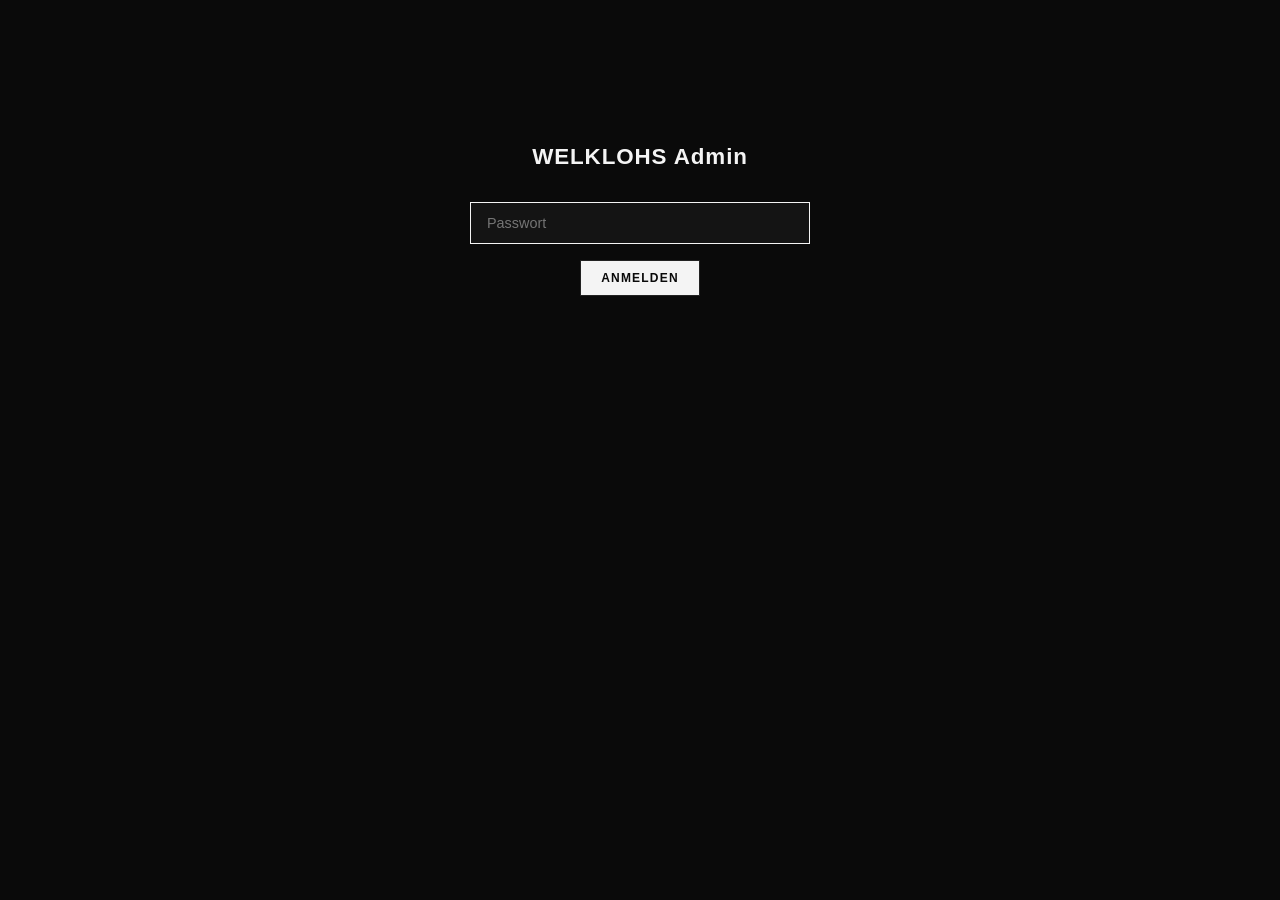
<file: pages/admin.html>
<!DOCTYPE html>
<html lang="de">
<head>
  <meta charset="UTF-8">
  <meta name="viewport" content="width=device-width, initial-scale=1.0">
  <title>WELKLOHS – Admin</title>
  <meta name="robots" content="noindex, nofollow">
  <style>
    *, *::before, *::after { box-sizing: border-box; margin: 0; padding: 0; }
    :root {
      --bg: #0a0a0a; --panel: #141414; --border: #222; --white: #f4f4f4;
      --muted: #888; --green: #22c55e; --red: #ef4444; --blue: #3b82f6; --yellow: #eab308;
      --font: 'Avenir', -apple-system, sans-serif;
    }
    body { background: var(--bg); color: var(--white); font-family: var(--font); padding: 24px; }
    h1 { font-size: 1.4rem; margin-bottom: 24px; font-weight: 600; letter-spacing: 0.04em; }
    .top { display: flex; justify-content: space-between; align-items: center; margin-bottom: 24px; }
    .top h1 { margin: 0; }
    button { cursor: pointer; font-family: var(--font); }

    /* LOGIN */
    .login { max-width: 340px; margin: 120px auto; text-align: center; }
    .login h1 { margin-bottom: 32px; }
    .login input {
      width: 100%; padding: 12px 16px; background: var(--panel); border: 1px solid var(--border);
      color: var(--white); font-size: 0.9rem; margin-bottom: 16px; outline: none;
    }
    .login input:focus { border-color: var(--white); }
    .login .err { color: var(--red); font-size: 0.8rem; margin-bottom: 12px; }

    /* BUTTONS */
    .btn {
      display: inline-block; padding: 10px 20px; font-size: 0.75rem; font-weight: 700;
      letter-spacing: 0.1em; text-transform: uppercase; border: 1px solid var(--border);
      background: var(--white); color: var(--bg); transition: all .2s;
    }
    .btn:hover { background: var(--bg); color: var(--white); border-color: var(--white); }
    .btn--sm { padding: 6px 12px; font-size: 0.65rem; }
    .btn--red { background: var(--red); color: #fff; border-color: var(--red); }
    .btn--red:hover { background: transparent; color: var(--red); }
    .btn--outline { background: transparent; color: var(--white); }
    .btn--outline:hover { background: var(--white); color: var(--bg); }
    .btn--logout { position: absolute; top: 24px; right: 24px; }

    /* CALENDAR */
    .cal-head { display: flex; align-items: center; gap: 16px; margin-bottom: 20px; }
    .cal-head button { background: none; border: 1px solid var(--border); color: var(--white); width: 36px; height: 36px; font-size: 1.1rem; }
    .cal-head button:hover { border-color: var(--white); }
    .cal-head span { font-size: 1rem; font-weight: 600; min-width: 180px; text-align: center; }

    .weekdays { display: grid; grid-template-columns: repeat(7, 1fr); gap: 4px; margin-bottom: 4px; }
    .weekdays span { text-align: center; font-size: 0.6rem; text-transform: uppercase; letter-spacing: 0.15em; color: var(--muted); padding: 6px 0; }

    .grid { display: grid; grid-template-columns: repeat(7, 1fr); gap: 4px; margin-bottom: 32px; }
    .day {
      aspect-ratio: 1; display: flex; flex-direction: column; align-items: center; justify-content: center;
      font-size: 0.85rem; border: 1px solid var(--border); background: var(--panel);
      transition: all .15s; position: relative;
    }
    .day:hover { border-color: var(--white); }
    .day--empty { border: none; background: transparent; pointer-events: none; }
    .day--past { opacity: 0.25; pointer-events: none; }
    .day--off { opacity: 0.15; pointer-events: none; }
    .day--sel { border-color: var(--white); background: var(--border); }
    .day .dot {
      width: 6px; height: 6px; border-radius: 50%; margin-top: 4px;
    }
    .dot--free { background: var(--green); }
    .dot--partial { background: var(--yellow); }
    .dot--blocked { background: var(--red); }
    .dot--booked { background: var(--blue); }

    /* DAY DETAIL */
    .detail { background: var(--panel); border: 1px solid var(--border); padding: 24px; margin-bottom: 24px; }
    .detail h2 { font-size: 1rem; margin-bottom: 16px; font-weight: 600; }
    .detail-actions { display: flex; gap: 8px; margin-bottom: 20px; flex-wrap: wrap; }
    .slots-grid { display: grid; grid-template-columns: repeat(auto-fill, minmax(280px, 1fr)); gap: 8px; }
    .slot {
      padding: 16px; border: 1px solid var(--border); background: var(--bg); font-size: 0.8rem;
      display: flex; flex-direction: column; gap: 4px; min-width: 0;
    }
    .slot__time { font-weight: 700; font-size: 0.9rem; }
    .slot__status { font-size: 0.65rem; text-transform: uppercase; letter-spacing: 0.1em; }
    .slot__status--free { color: var(--green); }
    .slot__status--blocked { color: var(--red); }
    .slot__status--booked { color: var(--blue); }
    .slot__info { font-size: 0.75rem; color: var(--muted); line-height: 1.5; }
    .slot__actions { margin-top: 6px; }
    .slot__confirm { margin-top: 10px; border-top: 1px solid var(--border); padding-top: 10px; }
    .slot__confirm-row { display: flex; gap: 8px; margin-bottom: 8px; }
    .slot__confirm-row input {
      flex: 1; min-width: 0; padding: 8px 10px; background: var(--bg); border: 1px solid var(--border);
      color: var(--white); font-family: var(--font); font-size: 0.78rem;
    }
    .slot__confirm-row input:focus { border-color: var(--white); outline: none; }
    .slot__type {
      flex: 1; padding: 8px 10px; background: var(--bg); border: 1px solid var(--border);
      color: var(--white); font-family: var(--font); font-size: 0.78rem; cursor: pointer;
    }
    .slot__send-btns { display: flex; gap: 6px; flex-wrap: wrap; }
    .btn--wa { background: #25D366; color: #fff; border-color: #25D366; }
    .btn--wa:hover { background: transparent; color: #25D366; }
    .btn--sms { background: #3b82f6; color: #fff; border-color: #3b82f6; }
    .btn--sms:hover { background: transparent; color: #3b82f6; }
    a.btn { text-decoration: none; }
    .btn--tel { background: #2E8FFF; color: #fff; border-color: #2E8FFF; }
    .btn--tel:hover { background: transparent; color: #2E8FFF; }
    .btn--mail { background: #888; color: #fff; border-color: #888; }
    .btn--mail:hover { background: transparent; color: #888; }

    /* LEGEND */
    .legend { display: flex; gap: 20px; margin-bottom: 24px; flex-wrap: wrap; }
    .legend span { display: flex; align-items: center; gap: 6px; font-size: 0.7rem; color: var(--muted); }
    .legend .dot { width: 8px; height: 8px; border-radius: 50%; flex-shrink: 0; }

    @media (max-width: 600px) {
      body { padding: 16px; }
      .day { font-size: 0.75rem; }
      .slots-grid { grid-template-columns: 1fr; }
      .slot__confirm-row { flex-direction: column; }
    }
  </style>
</head>
<body>

<div id="app"></div>

<script>
const WORKER_URL = 'https://bookings.mxgn-studio.workers.dev'; // ← anpassen!
let TOKEN = localStorage.getItem('welklohs_token') || '';
let MONTH, YEAR, DATA, SEL_DATE;

const $ = s => document.querySelector(s);
const app = () => $('#app');

const MONTHS = ['Januar','Februar','März','April','Mai','Juni',
                'Juli','August','September','Oktober','November','Dezember'];
const DAYS   = ['So','Mo','Di','Mi','Do','Fr','Sa'];

// Startzeiten eines Wochentags — legt der Worker fest (CONFIG.hours)
function slotsOn(dow) {
  if (DATA.slotsByDay) return DATA.slotsByDay[dow] || [];
  return (DATA.workDays || [1,2,3,4,5,6]).includes(dow) ? DATA.slots : [];   // ältere Worker-Fassung
}

// Kundeneingaben nie roh ins HTML — sonst könnte eine Buchung Code ins Admin-Panel schmuggeln
const h = s => String(s ?? '').replace(/[&<>"']/g, c => ({ '&': '&amp;', '<': '&lt;', '>': '&gt;', '"': '&quot;', "'": '&#39;' }[c]));

/* ---- API ---- */
async function api(path, opts = {}) {
  const r = await fetch(`${WORKER_URL}${path}`, {
    ...opts,
    headers: { 'Content-Type': 'application/json', 'Authorization': `Bearer ${TOKEN}`, ...opts.headers }
  });
  const j = await r.json();
  if (r.status === 401) { TOKEN = ''; localStorage.removeItem('welklohs_token'); showLogin('Sitzung abgelaufen'); return null; }
  return j;
}

/* ---- LOGIN ---- */
function showLogin(err = '') {
  app().innerHTML = `
    <div class="login">
      <h1>WELKLOHS Admin</h1>
      ${err ? `<p class="err">${err}</p>` : ''}
      <input type="password" id="pw" placeholder="Passwort" autofocus>
      <button class="btn" id="loginBtn">Anmelden</button>
    </div>`;
  const go = async () => {
    const pw = $('#pw').value;
    if (!pw) return;
    try {
      const r = await fetch(`${WORKER_URL}/api/admin/auth`, {
        method: 'POST', headers: { 'Content-Type': 'application/json' },
        body: JSON.stringify({ password: pw })
      });
      const j = await r.json();
      if (j.token) { TOKEN = j.token; localStorage.setItem('welklohs_token', TOKEN); showDashboard(); }
      else showLogin(j.error || 'Fehler');
    } catch { showLogin('Verbindungsfehler'); }
  };
  $('#loginBtn').addEventListener('click', go);
  $('#pw').addEventListener('keydown', e => { if (e.key === 'Enter') go(); });
}

/* ---- DASHBOARD ---- */
async function showDashboard() {
  const now = new Date();
  MONTH = MONTH ?? now.getMonth();
  YEAR  = YEAR  ?? now.getFullYear();
  SEL_DATE = null;

  app().innerHTML = `
    <button class="btn btn--sm btn--outline btn--logout" id="logout">Abmelden</button>
    <h1>WELKLOHS Admin</h1>
    <div class="legend">
      <span><span class="dot dot--free"></span> Frei</span>
      <span><span class="dot dot--partial"></span> Teilweise</span>
      <span><span class="dot dot--booked"></span> Buchungen</span>
      <span><span class="dot dot--blocked"></span> Gesperrt</span>
    </div>
    <div class="cal-head">
      <button id="prev">‹</button>
      <span id="monthLabel"></span>
      <button id="next">›</button>
    </div>
    <div class="weekdays"><span>Mo</span><span>Di</span><span>Mi</span><span>Do</span><span>Fr</span><span>Sa</span><span>So</span></div>
    <div class="grid" id="grid"></div>
    <div id="detail"></div>`;

  $('#logout').addEventListener('click', () => { TOKEN = ''; localStorage.removeItem('welklohs_token'); showLogin(); });
  $('#prev').addEventListener('click', () => nav(-1));
  $('#next').addEventListener('click', () => nav(1));

  await loadMonth();
}

function nav(d) { MONTH += d; if (MONTH > 11) { MONTH = 0; YEAR++; } if (MONTH < 0) { MONTH = 11; YEAR--; } SEL_DATE = null; loadMonth(); }

async function loadMonth() {
  const mm = `${YEAR}-${String(MONTH + 1).padStart(2, '0')}`;
  $('#monthLabel').textContent = `${MONTHS[MONTH]} ${YEAR}`;
  $('#grid').innerHTML = '<p style="grid-column:1/-1;text-align:center;color:var(--muted)">Laden …</p>';
  $('#detail').innerHTML = '';

  DATA = await api(`/api/admin/data?month=${mm}`);
  if (!DATA) return;
  renderGrid();
}

function renderGrid() {
  const grid = $('#grid');
  grid.innerHTML = '';
  const mm = `${YEAR}-${String(MONTH + 1).padStart(2, '0')}`;
  const first = new Date(YEAR, MONTH, 1).getDay();
  const offset = first === 0 ? 6 : first - 1;
  const days = new Date(YEAR, MONTH + 1, 0).getDate();
  const today = new Date(); today.setHours(0,0,0,0);

  for (let i = 0; i < offset; i++) { const s = document.createElement('div'); s.className = 'day day--empty'; grid.appendChild(s); }

  for (let n = 1; n <= days; n++) {
    const ds = `${mm}-${String(n).padStart(2,'0')}`;
    const dt = new Date(YEAR, MONTH, n);
    const dow = dt.getDay();
    const past = dt < today;
    const slots = slotsOn(dow);
    const work = slots.length > 0;

    const bl = DATA.blocked[ds] || [];
    const bk = DATA.booked[ds] || [];
    const allBlocked = bl.includes('all');
    const blockedCount = allBlocked ? slots.length : bl.filter(t => slots.includes(t)).length;
    const bookedCount = bk.length;
    const freeCount = slots.length - blockedCount - bk.filter(b => slots.includes(b.time)).length;

    const div = document.createElement('div');
    div.className = 'day';
    div.innerHTML = `<span>${n}</span>`;

    if (past) div.classList.add('day--past');
    else if (!work) div.classList.add('day--off');
    else {
      let dot = '';
      if (allBlocked)            dot = '<span class="dot dot--blocked"></span>';
      else if (bookedCount > 0 && freeCount > 0)  dot = '<span class="dot dot--partial"></span>';
      else if (bookedCount > 0)  dot = '<span class="dot dot--booked"></span>';
      else if (blockedCount > 0) dot = '<span class="dot dot--partial"></span>';
      else                       dot = '<span class="dot dot--free"></span>';
      div.innerHTML += dot;

      if (ds === SEL_DATE) div.classList.add('day--sel');
      div.addEventListener('click', () => { SEL_DATE = ds; renderGrid(); renderDetail(ds); });
    }
    grid.appendChild(div);
  }
}

/* ---- DAY DETAIL ---- */
function renderDetail(ds) {
  const detail = $('#detail');
  const [y, m, d] = ds.split('-');
  const dn = DAYS[new Date(+y, m-1, +d).getDay()];
  const bl = DATA.blocked[ds] || [];
  const bk = DATA.booked[ds] || [];
  const allBlocked = bl.includes('all');

  detail.innerHTML = `
    <div class="detail">
      <h2>${dn}, ${d}.${m}.${y}</h2>
      <div class="detail-actions">
        <button class="btn btn--sm ${allBlocked ? 'btn--outline' : 'btn--red'}" id="toggleAll">
          ${allBlocked ? '✓ Ganzen Tag freigeben' : '✕ Ganzen Tag sperren'}
        </button>
      </div>
      <div class="slots-grid" id="slotsGrid"></div>
    </div>`;

  $('#toggleAll').addEventListener('click', async () => {
    if (allBlocked) await api('/api/admin/unblock', { method: 'POST', body: JSON.stringify({ date: ds, allDay: true }) });
    else await api('/api/admin/block', { method: 'POST', body: JSON.stringify({ date: ds, allDay: true }) });
    await loadMonth(); renderDetail(ds);
  });

  const grid = $('#slotsGrid');
  // Buchungen ausserhalb der heutigen Zeiten (z. B. von vor einer Zeitänderung) trotzdem zeigen
  const times = [...new Set([...slotsOn(new Date(+y, m-1, +d).getDay()), ...bk.map(b => b.time)])].sort();

  times.forEach(time => {
    const isBlocked = allBlocked || bl.includes(time);
    const booking = bk.find(b => b.time === time);

    const div = document.createElement('div');
    div.className = 'slot';

    if (booking) {
      var phoneClean = booking.phone.replace(/[^0-9+]/g, '');
      var phoneWA = phoneClean.replace(/^\+/, '').replace(/^0/, '49');
      var pref = booking.contactVia || 'whatsapp';
      var prefLabel = { whatsapp: 'WhatsApp', sms: 'SMS', email: 'E-Mail', telefon: 'Telefon (Anruf)', telegram: 'Telegram' }[pref] || 'WhatsApp';
      function star(k) { return pref === k ? '★ ' : ''; }
      div.innerHTML = `
        <span class="slot__time">${h(time)} Uhr</span>
        <span class="slot__status slot__status--booked">Gebucht</span>
        <div class="slot__info">
          ${h(booking.name)}<br>
          ${h(booking.phone)}<br>
          ${h(booking.vehicle)}
          ${booking.notes ? '<br>' + h(booking.notes) : ''}
          ${booking.newCustomer ? '<br><strong>★ Neukunde</strong>' : ''}
          <br><strong>Wunsch-Kontakt: ${prefLabel}</strong>
        </div>
        <div class="slot__confirm">
          <div class="slot__confirm-row">
            <select data-type="${h(time)}" class="slot__type">
              <option value="confirm">Bestätigung</option>
              <option value="change">Terminänderung</option>
              <option value="cancel">Stornierung</option>
            </select>
          </div>
          <div class="slot__confirm-row">
            <input type="text" placeholder="Dauer (z.B. 2 Stunden)" data-dur="${h(time)}">
            <input type="text" placeholder="Kosten (z.B. 180 €)" data-cost="${h(time)}">
          </div>
          <div class="slot__send-btns">
            <button class="btn btn--sm btn--wa" data-wa="${h(time)}" data-phone="${phoneWA}" data-name="${h(booking.name)}" data-email="${h(booking.email)}">${star('whatsapp')}WhatsApp</button>
            <button class="btn btn--sm btn--sms" data-sms="${h(time)}" data-phone="${phoneClean}" data-name="${h(booking.name)}">${star('sms')}SMS</button>
            ${booking.email ? '<button class="btn btn--sm btn--mail" data-mail="' + h(time) + '" data-email="' + h(booking.email) + '" data-name="' + h(booking.name) + '">' + star('email') + 'E-Mail</button>' : ''}
            <a class="btn btn--sm btn--tel" href="tel:${phoneClean}">${star('telefon')}Anrufen</a>
          </div>
        </div>
        <div class="slot__actions" style="margin-top:8px">
          <button class="btn btn--sm btn--red" data-cancel="${h(time)}">Stornieren (ohne Mitteilung)</button>
        </div>`;
    } else if (isBlocked) {
      div.innerHTML = `
        <span class="slot__time">${h(time)} Uhr</span>
        <span class="slot__status slot__status--blocked">Gesperrt</span>
        <div class="slot__actions">
          <button class="btn btn--sm btn--outline" data-unblock="${h(time)}">Freigeben</button>
        </div>`;
    } else {
      div.innerHTML = `
        <span class="slot__time">${h(time)} Uhr</span>
        <span class="slot__status slot__status--free">Frei</span>
        <div class="slot__actions">
          <button class="btn btn--sm btn--outline" data-block="${h(time)}">Sperren</button>
        </div>`;
    }
    grid.appendChild(div);
  });

  // Events
  grid.querySelectorAll('[data-block]').forEach(b =>
    b.addEventListener('click', async () => {
      await api('/api/admin/block', { method: 'POST', body: JSON.stringify({ date: ds, times: [b.dataset.block] }) });
      await loadMonth(); renderDetail(ds);
    }));
  grid.querySelectorAll('[data-unblock]').forEach(b =>
    b.addEventListener('click', async () => {
      await api('/api/admin/unblock', { method: 'POST', body: JSON.stringify({ date: ds, times: [b.dataset.unblock] }) });
      await loadMonth(); renderDetail(ds);
    }));
  grid.querySelectorAll('[data-cancel]').forEach(b =>
    b.addEventListener('click', async () => {
      if (!confirm('Buchung wirklich stornieren?')) return;
      await api('/api/admin/cancel', { method: 'POST', body: JSON.stringify({ date: ds, time: b.dataset.cancel }) });
      await loadMonth(); renderDetail(ds);
    }));

  // Bestätigungsnachrichten
  function buildMsg(time, name, compact) {
    var dur = grid.querySelector('[data-dur="' + time + '"]').value || '–';
    var cost = grid.querySelector('[data-cost="' + time + '"]').value || '–';
    var type = grid.querySelector('[data-type="' + time + '"]').value;
    var [y, m, d] = ds.split('-');
    var datum = d + '.' + m + '.' + y;
    var vorname = name.split(' ')[0];

    var icsLink = WORKER_URL + '/api/ics?date=' + ds + '&time=' + encodeURIComponent(time)
      + '&name=' + encodeURIComponent(vorname)
      + (dur !== '–' ? '&dur=' + encodeURIComponent(dur) : '')
      + (type === 'cancel' ? '&cancel=1' : '');

    var msg;
    if (type === 'cancel') {
      msg = 'Hallo ' + vorname + ', dein Termin bei WELKLOHS am ' + datum + ' um ' + time + ' Uhr wurde storniert.\n\n'
        + 'Melde dich gern für einen neuen Termin.\n'
        + '– WELKLOHS';
      msg += compact
        ? '\n\nKalender-Update: ' + icsLink
        : '\n\n📅 Termin aus deinem Kalender entfernen:\n' + icsLink + '\n(Link antippen → Datei öffnen)';
    } else {
      var intro = type === 'change'
        ? 'Hallo ' + vorname + ', dein Termin bei WELKLOHS wurde geändert. Neuer Termin: ' + datum + ' um ' + time + ' Uhr.'
        : 'Hallo ' + vorname + ', dein Termin am ' + datum + ' um ' + time + ' Uhr ist bestätigt.';
      msg = intro + '\n\n'
        + 'Geschätzte Dauer: ' + dur + '\n'
        + 'Geschätzte Kosten: ' + cost + '\n\n'
        + 'Bei Fragen einfach melden.\n'
        + 'Bis dann! – WELKLOHS';
      msg += compact
        ? '\n\nKalender: ' + icsLink
        : '\n\n📅 Termin in deinen Kalender eintragen:\n' + icsLink + '\n(Link antippen → Datei öffnen → Termin wird automatisch übernommen)';
    }
    return msg;
  }

  grid.querySelectorAll('[data-wa]').forEach(b =>
    b.addEventListener('click', () => {
      var msg = buildMsg(b.dataset.wa, b.dataset.name, false);
      window.open('https://wa.me/' + b.dataset.phone + '?text=' + encodeURIComponent(msg), '_blank');
    }));

  grid.querySelectorAll('[data-sms]').forEach(b =>
    b.addEventListener('click', () => {
      var msg = buildMsg(b.dataset.sms, b.dataset.name, true);
      window.open('sms:' + b.dataset.phone + '?body=' + encodeURIComponent(msg), '_blank');
    }));

  grid.querySelectorAll('[data-mail]').forEach(b =>
    b.addEventListener('click', () => {
      var msg = buildMsg(b.dataset.mail, b.dataset.name, false);
      var [y, m, d] = ds.split('-');
      var type = grid.querySelector('[data-type="' + b.dataset.mail + '"]').value;
      var subjectMap = { confirm: 'Terminbestätigung', change: 'Terminänderung', cancel: 'Terminstornierung' };
      var subject = subjectMap[type] + ' WELKLOHS – ' + d + '.' + m + '.' + y;
      window.open('mailto:' + b.dataset.email + '?subject=' + encodeURIComponent(subject) + '&body=' + encodeURIComponent(msg), '_blank');
    }));
}

/* ---- INIT ---- */
TOKEN ? showDashboard() : showLogin();
</script>
</body>
</html>
</file>
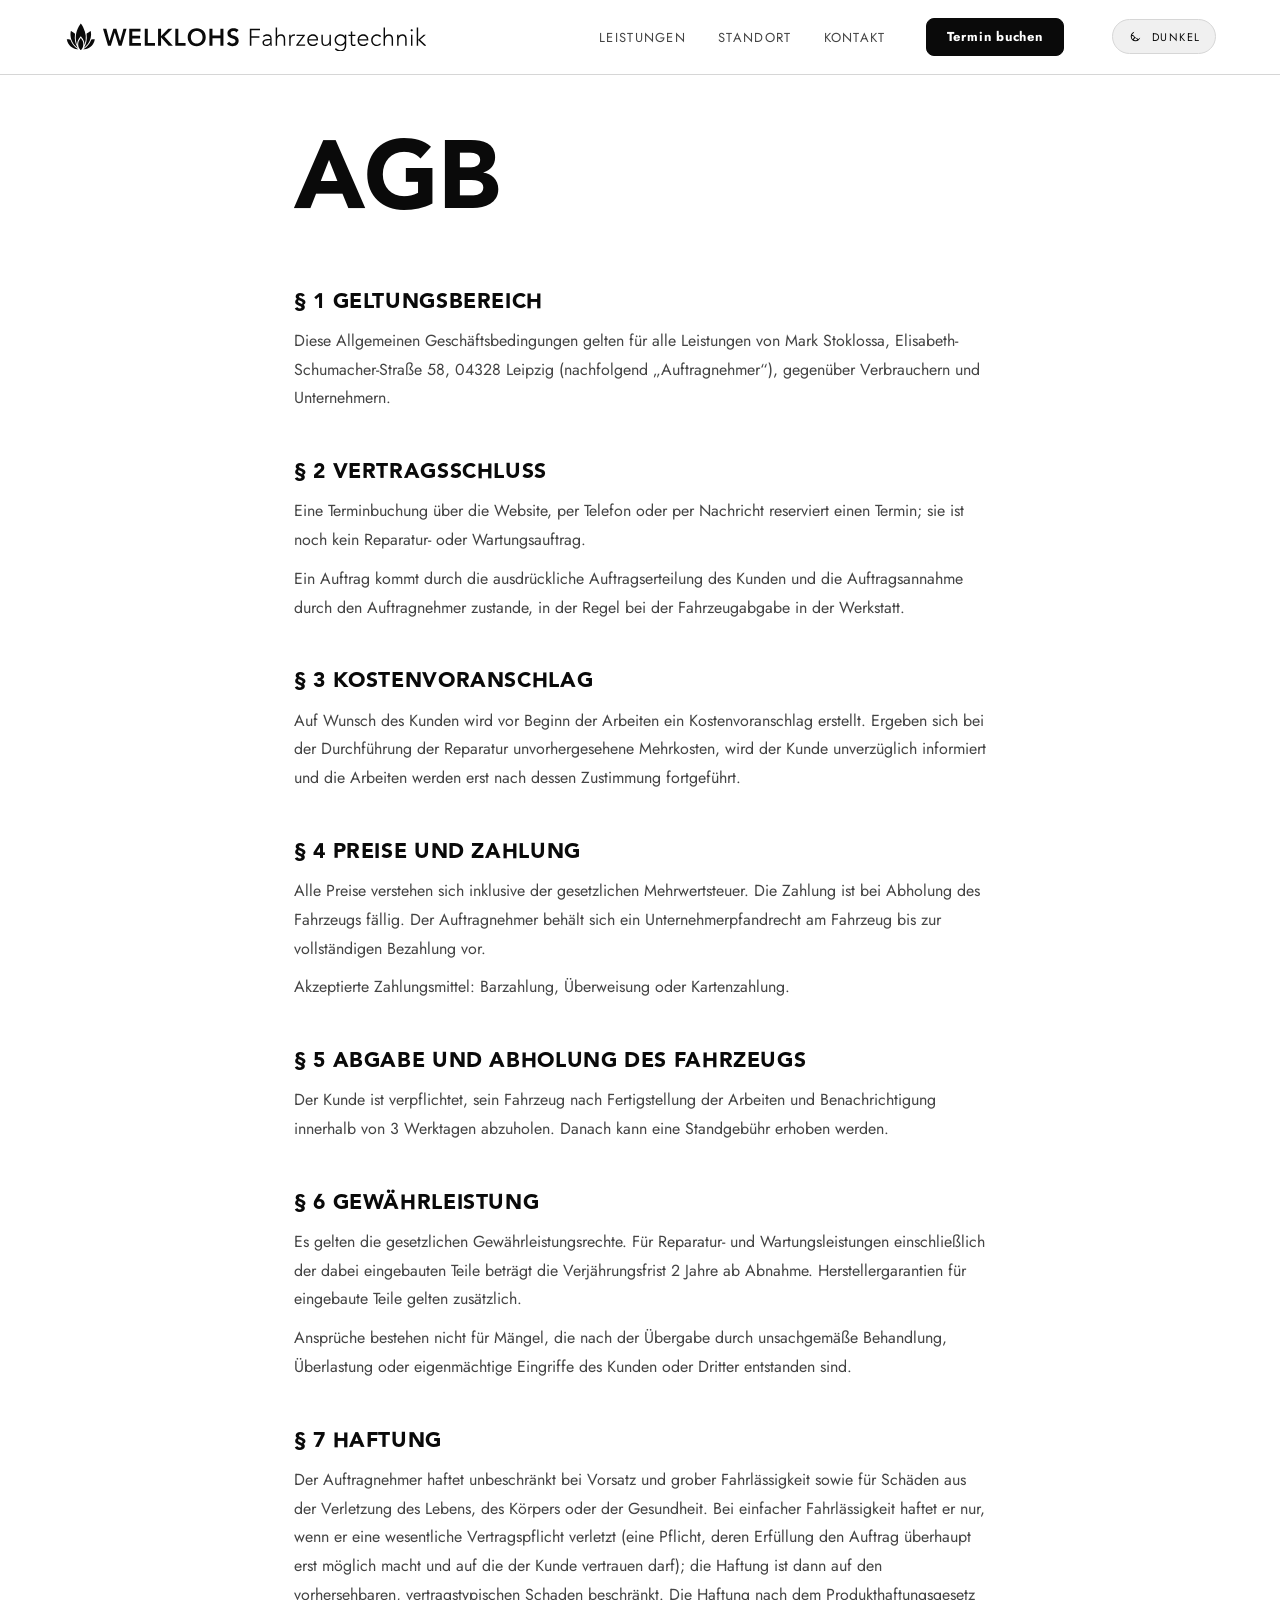
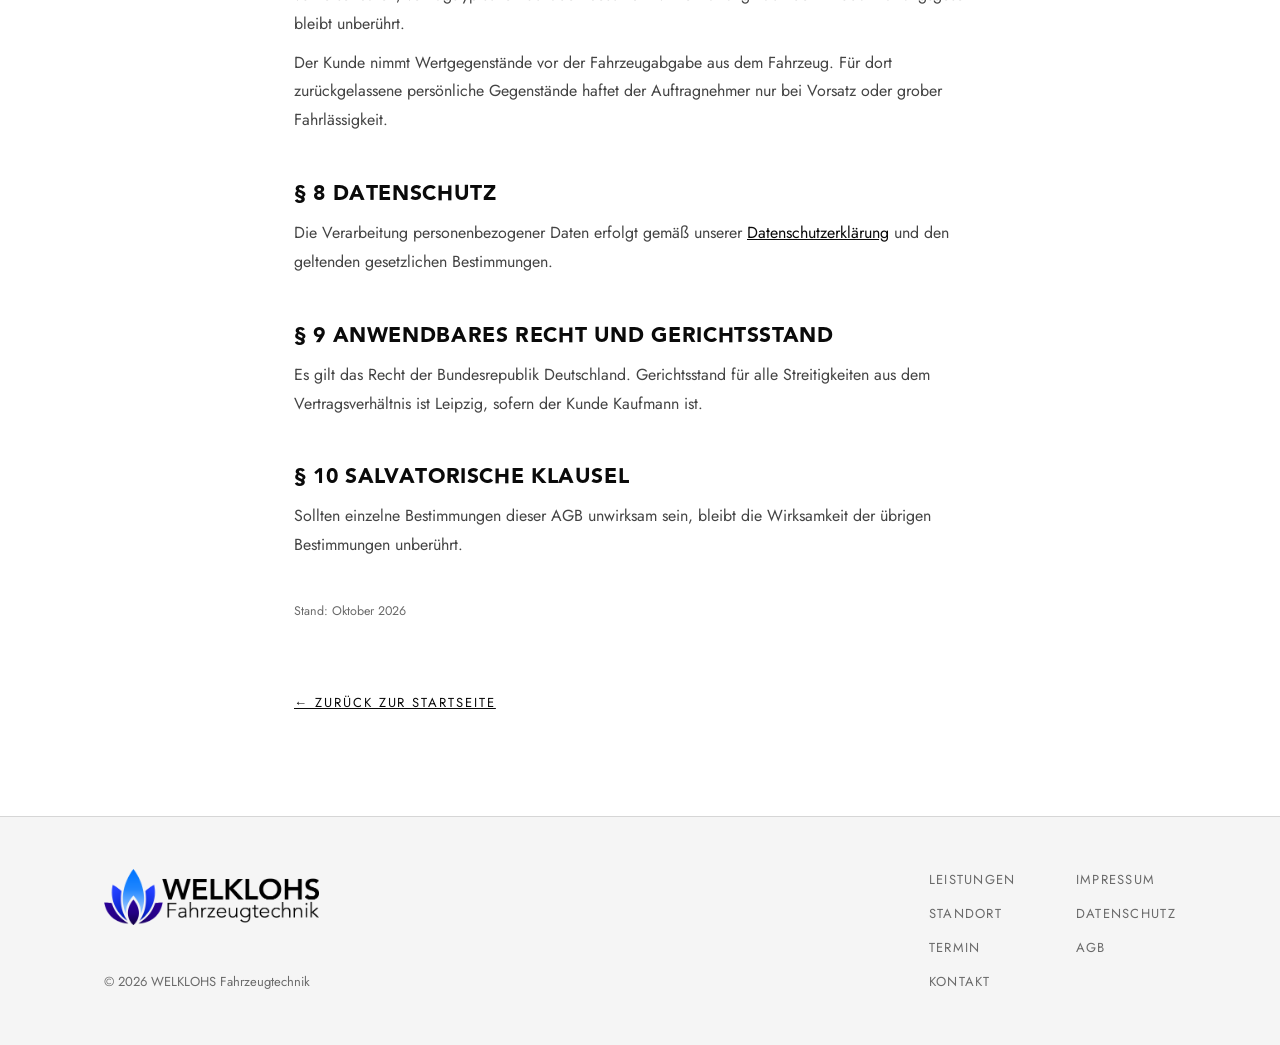
<file: pages/Agb.html>
<!DOCTYPE html>
<html lang="de" data-theme="light">
<head>
  <meta charset="UTF-8" />
  <meta name="viewport" content="width=device-width, initial-scale=1.0" />
  <title>AGB — WELKLOHS</title>
  <link rel="icon" href="../assets/logo/favicon.svg" type="image/svg+xml" />
  <link rel="stylesheet" href="../css/style.css?v=20261012c" />
  <script>
    // Theme wie auf der Startseite (gleicher Speicher-Schlüssel)
    // vor dem Rendern setzen (Standard: light)
    (function () {
      try {
        var t = localStorage.getItem('welklohs-theme');
        if (t === 'dark' || t === 'light') document.documentElement.setAttribute('data-theme', t);
      } catch (e) {}
    })();
    // Theme-Umschalter (Event-Delegation — läuft unabhängig von Ladereihenfolge)
    document.addEventListener('click', function (e) {
      if (!e.target.closest || !e.target.closest('#themeToggle')) return;
      var root = document.documentElement;
      var next = root.getAttribute('data-theme') === 'dark' ? 'light' : 'dark';
      root.setAttribute('data-theme', next);
      try { localStorage.setItem('welklohs-theme', next); } catch (err) {}
    });
  </script>
</head>
<body>
  <nav class="nav" id="mainNav">
    <a href="../index.html" class="nav__logo"><svg class="logo-mark" viewBox="0 0 100 100" fill="currentColor" aria-hidden="true"><path d="M48.46 12.64c-11.66 16.41-16.09 36.23-11.91 53.36 0.53 2.11 2.11 7.07 2.52 7.81 0.08 0.14 0.2-1.04 0.25-2.64 0.21-5.76 2.05-11 5.82-16.66 1.58-2.38 4.53-6.07 4.86-6.07 0.33-0 3.28 3.69 4.86 6.07 3.77 5.66 5.61 10.9 5.82 16.66 0.06 1.6 0.18 2.77 0.25 2.64 0.08-0.16 0.55-1.43 1.04-2.83 5.31-15.37 3.71-32.11-4.65-48.61-2.5-4.92-6.72-11.62-7.32-11.62-0.1-0-0.78 0.86-1.54 1.89z"/><path d="M20.31 33.44c-3.48 16.09 2.42 33.63 15.23 45.39 1.74 1.6 4.39 3.75 5.2 4.24 0.14 0.08-0.33-0.82-1.04-1.97-6.46-10.7-8.91-23.91-6.99-37.83l0.27-1.95-0.92-0.84c-2.6-2.4-5.31-4.41-8.91-6.58-2.91-1.74-2.58-1.7-2.85-0.45z"/><path d="M76.76 33.93c-2.87 1.74-5.47 3.63-7.93 5.74l-1.76 1.52 0.23 2.01c1.8 14.79-0.45 26.99-6.89 37.7-0.76 1.27-1.37 2.3-1.35 2.3 0.23-0 3.36-2.52 5.14-4.12 10.43-9.43 16.46-22.64 16.46-36.11 0-3.89-0.84-10.57-1.33-10.53-0.08-0-1.23 0.66-2.58 1.48z"/><path d="M48.89 54.92c-8.65 10.72-8.81 24.51-0.39 33.32 1.45 1.5 1.56 1.5 3.01-0 8.42-8.81 8.26-22.6-0.39-33.32-1.19-1.46-1.04-1.46-2.23-0z"/><path d="M8.48 58.14c2.93 16.31 14.79 27.23 31.7 29.16 2.71 0.31 2.71 0.31 0.04-1.54-10.51-7.3-15.78-13.73-20.1-24.49l-1.11-2.77-1.45-0.33c-1.66-0.39-5.2-0.74-7.58-0.74l-1.62-0 0.12 0.72z"/><path d="M85.86 57.64c-1.76 0.16-4.36 0.66-4.71 0.92-0.12 0.08-0.62 1.23-1.15 2.58-4.16 10.59-10.14 17.87-20.35 24.73-2.66 1.8-2.62 1.84 1.07 1.35 14.43-1.91 25-10.31 29.32-23.28 0.76-2.27 1.54-5.41 1.56-6.17 0-0.37-2.29-0.43-5.74-0.12z"/></svg><svg class="logo-word" viewBox="0 -948 13482 1188" fill="currentColor" role="img" aria-label="WELKLOHS Fahrzeugtechnik"><path d="M209 0H325L489 -539H491L655 0H775L981 -708H853L714 -198H712L556 -708H432L273 -198H271L138 -708H0ZM1095 0H1582V-114H1221V-306H1546V-420H1221V-594H1564V-708H1095ZM1867 -708H1741V0H2168V-114H1867ZM2295 0H2421V-348H2428L2735 0H2912L2559 -381L2890 -708H2720L2427 -408H2421V-708H2295ZM3141 -708H3015V0H3442V-114H3141ZM4282 -355C4282 -576 4134 -726 3910 -726C3663 -726 3531 -555 3531 -351C3531 -132 3685 18 3903 18C4121 18 4282 -133 4282 -355ZM3663 -359C3663 -499 3761 -612 3905 -612C4050 -612 4150 -504 4150 -359C4150 -215 4059 -96 3906 -96C3754 -96 3663 -214 3663 -359ZM4437 0H4563V-312H4894V0H5020V-708H4894V-426H4563V-708H4437ZM5449 -726C5295 -726 5188 -640 5188 -512C5188 -384 5270 -341 5397 -302C5488 -274 5524 -246 5524 -193C5524 -136 5468 -96 5400 -96C5343 -96 5291 -123 5260 -170L5165 -78C5220 -12 5302 18 5402 18C5541 18 5656 -62 5656 -208C5656 -354 5543 -390 5430 -425C5360 -447 5320 -473 5320 -521C5320 -576 5365 -612 5436 -612C5485 -612 5532 -595 5560 -556L5652 -653C5602 -700 5530 -726 5449 -726Z"/><path d="M6120 0H6186V-336H6519V-396H6186V-648H6544V-708H6120ZM6812 12C6888 12 6938 -15 6973 -75H6975C6975 -44 6977 -21 6981 0H7037C7031 -41 7028 -98 7028 -174V-311C7028 -413 6966 -474 6844 -474C6783 -474 6712 -451 6668 -409L6703 -368C6744 -403 6791 -420 6844 -420C6924 -420 6974 -383 6974 -307V-280H6900C6742 -280 6648 -230 6648 -125C6648 -41 6713 12 6812 12ZM6902 -232H6974V-200C6974 -103 6921 -42 6814 -42C6754 -42 6708 -77 6708 -128C6708 -203 6800 -232 6902 -232ZM7198 -756V0H7258V-233C7258 -346 7319 -420 7418 -420C7496 -420 7534 -371 7534 -273V0H7594V-279C7594 -408 7535 -474 7418 -474C7350 -474 7287 -438 7260 -381H7258V-756ZM7970 -474C7908 -474 7858 -443 7823 -381C7821 -392 7820 -427 7819 -462H7759C7759 -454 7764 -347 7764 -337V0H7824V-252C7824 -348 7877 -414 7974 -414C7982 -414 7990 -413 7998 -410L8005 -469C7991 -473 7981 -474 7970 -474ZM8414 -462H8068V-408H8331L8054 -36V0H8426V-54H8138L8414 -426ZM8748 -474C8610 -474 8517 -366 8517 -232C8517 -87 8611 12 8751 12C8833 12 8904 -17 8951 -87L8907 -124C8877 -75 8814 -42 8752 -42C8644 -42 8582 -119 8577 -216H8965V-252C8965 -389 8870 -474 8748 -474ZM8905 -270H8577C8587 -350 8653 -420 8744 -420C8832 -420 8904 -356 8905 -270ZM9104 -462V-189C9104 -51 9163 12 9280 12C9348 12 9411 -24 9438 -81H9441C9444 -67 9444 -26 9445 0H9505C9505 -8 9500 -115 9500 -125V-462H9440V-233C9440 -113 9377 -42 9280 -42C9202 -42 9164 -90 9164 -192V-462ZM9655 -237C9655 -105 9768 0 9902 0C9982 0 10042 -35 10077 -90H10079V-21C10079 116 10013 186 9893 186C9821 186 9753 158 9711 99L9664 143C9714 208 9807 240 9892 240C10047 240 10139 147 10139 -32V-462H10079V-384H10077C10042 -439 9982 -474 9902 -474C9771 -474 9655 -369 9655 -237ZM9897 -420C9999 -420 10081 -338 10081 -237C10081 -137 9999 -54 9898 -54C9794 -54 9715 -139 9715 -237C9715 -337 9797 -420 9897 -420ZM10230 -408H10330V-106C10330 -35 10370 12 10448 12C10467 12 10500 6 10527 -4L10522 -58C10500 -48 10477 -42 10454 -42C10413 -42 10390 -67 10390 -106V-408H10522V-462H10390V-595H10330V-462H10230ZM10844 -474C10706 -474 10613 -366 10613 -232C10613 -87 10707 12 10847 12C10929 12 11000 -17 11047 -87L11003 -124C10973 -75 10910 -42 10848 -42C10740 -42 10678 -119 10673 -216H11061V-252C11061 -389 10966 -474 10844 -474ZM11001 -270H10673C10683 -350 10749 -420 10840 -420C10928 -420 11000 -356 11001 -270ZM11422 -474C11282 -474 11179 -372 11179 -231C11179 -91 11280 12 11422 12C11488 12 11547 -14 11592 -68L11546 -106C11515 -67 11473 -42 11421 -42C11314 -42 11239 -123 11239 -231C11239 -339 11315 -420 11421 -420C11471 -420 11510 -396 11546 -358L11594 -394C11549 -445 11489 -474 11422 -474ZM11696 -756V0H11756V-233C11756 -346 11817 -420 11916 -420C11994 -420 12032 -371 12032 -273V0H12092V-279C12092 -408 12033 -474 11916 -474C11848 -474 11785 -438 11758 -381H11756V-756ZM12257 -462C12257 -454 12262 -347 12262 -337V0H12322V-229C12322 -349 12385 -420 12482 -420C12560 -420 12598 -372 12598 -270V0H12658V-273C12658 -411 12599 -474 12482 -474C12414 -474 12351 -438 12324 -381H12321C12318 -395 12318 -436 12317 -462ZM12868 -690C12843 -690 12823 -670 12823 -645C12823 -620 12843 -600 12868 -600C12894 -600 12913 -620 12913 -645C12913 -670 12894 -690 12868 -690ZM12838 -462V0H12898V-462ZM13138 0V-244L13391 0H13482L13216 -250L13455 -462H13367L13138 -252V-756H13078V0Z"/></svg></a>
    <ul class="nav__links">
      <li><a href="../index.html#leistungen">Leistungen</a></li>
      <li><a href="../index.html#standort">Standort</a></li>
      <li><a href="../index.html#kontakt">Kontakt</a></li>
    </ul>
    <a href="../index.html#termin" class="btn btn--nav">Termin buchen</a>
    <button class="theme-toggle" id="themeToggle" aria-label="Hell/Dunkel umschalten">
      <svg class="ic ic-moon" viewBox="0 0 24 24" fill="none" stroke="currentColor" stroke-width="1.5" stroke-linecap="round" aria-hidden="true">
        <g>
          <circle cx="12" cy="12" r="6"/>
          <circle cx="12" cy="12" r="1.8"/>
          <path d="M12 12 L12 6.4 M12 12 L17.3 10.3 M12 12 L15.3 16.5 M12 12 L8.7 16.5 M12 12 L6.7 10.3"/>
        </g>
        <circle class="cut" cx="15.6" cy="8.4" r="6.3" stroke="none"/>
      </svg>
      <svg class="ic ic-sun" viewBox="0 0 24 24" fill="none" stroke="currentColor" stroke-width="1.5" stroke-linecap="round" aria-hidden="true">
        <circle cx="12" cy="12" r="6"/>
        <circle cx="12" cy="12" r="1.8"/>
        <path d="M12 12 L12 6.4 M12 12 L17.3 10.3 M12 12 L15.3 16.5 M12 12 L8.7 16.5 M12 12 L6.7 10.3"/>
        <path d="M12 1.6v1.8 M12 20.6v1.8 M1.6 12h1.8 M20.6 12h1.8 M4.4 4.4l1.3 1.3 M18.3 18.3l1.3 1.3 M4.4 19.6l1.3-1.3 M18.3 5.7l1.3-1.3"/>
      </svg>
      <span class="lbl lbl-dunkel">Dunkel</span>
      <span class="lbl lbl-hell">Hell</span>
    </button>
    <button class="nav__burger" id="navBurger" aria-label="Menü öffnen" onclick="document.getElementById('mobileMenu').classList.toggle('open');document.body.classList.toggle('menu-open')">
      <span></span><span></span><span></span>
    </button>
    <div class="nav__line"></div>
  </nav>

  <!-- Mobile Menu -->
  <div class="mobile-menu" id="mobileMenu">
    <ul>
      <li><a href="../index.html#leistungen" class="mobile-link" onclick="document.getElementById('mobileMenu').classList.remove('open');document.body.classList.remove('menu-open')">Leistungen</a></li>
      <li><a href="../index.html#standort" class="mobile-link" onclick="document.getElementById('mobileMenu').classList.remove('open');document.body.classList.remove('menu-open')">Standort</a></li>
      <li><a href="../index.html#kontakt" class="mobile-link" onclick="document.getElementById('mobileMenu').classList.remove('open');document.body.classList.remove('menu-open')">Kontakt</a></li>
    </ul>
    <a href="../index.html#termin" class="btn mobile-menu__cta" onclick="document.getElementById('mobileMenu').classList.remove('open');document.body.classList.remove('menu-open')">Termin buchen</a>
  </div>

  <main class="page-wrap">
    <h1>AGB</h1>

    <h2>§ 1 Geltungsbereich</h2>
    <p>
      Diese Allgemeinen Geschäftsbedingungen gelten für alle Leistungen von Mark Stoklossa,
      Elisabeth-Schumacher-Straße 58, 04328 Leipzig (nachfolgend „Auftragnehmer“), gegenüber
      Verbrauchern und Unternehmern.
    </p>

    <h2>§ 2 Vertragsschluss</h2>
    <p>
      Eine Terminbuchung über die Website, per Telefon oder per Nachricht reserviert einen Termin; sie ist
      noch kein Reparatur- oder Wartungsauftrag.
    </p>
    <p>
      Ein Auftrag kommt durch die ausdrückliche Auftragserteilung des Kunden und die Auftragsannahme durch
      den Auftragnehmer zustande, in der Regel bei der Fahrzeugabgabe in der Werkstatt.
    </p>

    <h2>§ 3 Kostenvoranschlag</h2>
    <p>
      Auf Wunsch des Kunden wird vor Beginn der Arbeiten ein Kostenvoranschlag erstellt.
      Ergeben sich bei der Durchführung der Reparatur unvorhergesehene Mehrkosten, wird der Kunde
      unverzüglich informiert und die Arbeiten werden erst nach dessen Zustimmung fortgeführt.
    </p>

    <h2>§ 4 Preise und Zahlung</h2>
    <p>
      Alle Preise verstehen sich inklusive der gesetzlichen Mehrwertsteuer. Die Zahlung ist
      bei Abholung des Fahrzeugs fällig. Der Auftragnehmer behält sich ein Unternehmerpfandrecht
      am Fahrzeug bis zur vollständigen Bezahlung vor.
    </p>
    <p>Akzeptierte Zahlungsmittel: Barzahlung, Überweisung oder Kartenzahlung.</p>

    <h2>§ 5 Abgabe und Abholung des Fahrzeugs</h2>
    <p>
      Der Kunde ist verpflichtet, sein Fahrzeug nach Fertigstellung der Arbeiten und Benachrichtigung
      innerhalb von 3 Werktagen abzuholen. Danach kann eine Standgebühr erhoben werden.
    </p>

    <h2>§ 6 Gewährleistung</h2>
    <p>
      Es gelten die gesetzlichen Gewährleistungsrechte. Für Reparatur- und Wartungsleistungen
      einschließlich der dabei eingebauten Teile beträgt die Verjährungsfrist 2 Jahre ab Abnahme.
      Herstellergarantien für eingebaute Teile gelten zusätzlich.
    </p>
    <p>
      Ansprüche bestehen nicht für Mängel, die nach der Übergabe durch unsachgemäße Behandlung,
      Überlastung oder eigenmächtige Eingriffe des Kunden oder Dritter entstanden sind.
    </p>

    <h2>§ 7 Haftung</h2>
    <p>
      Der Auftragnehmer haftet unbeschränkt bei Vorsatz und grober Fahrlässigkeit sowie für Schäden
      aus der Verletzung des Lebens, des Körpers oder der Gesundheit. Bei einfacher Fahrlässigkeit
      haftet er nur, wenn er eine wesentliche Vertragspflicht verletzt (eine Pflicht, deren Erfüllung
      den Auftrag überhaupt erst möglich macht und auf die der Kunde vertrauen darf); die Haftung ist
      dann auf den vorhersehbaren, vertragstypischen Schaden beschränkt. Die Haftung nach dem
      Produkthaftungsgesetz bleibt unberührt.
    </p>
    <p>
      Der Kunde nimmt Wertgegenstände vor der Fahrzeugabgabe aus dem Fahrzeug. Für dort
      zurückgelassene persönliche Gegenstände haftet der Auftragnehmer nur bei Vorsatz oder grober
      Fahrlässigkeit.
    </p>

    <h2>§ 8 Datenschutz</h2>
    <p>
      Die Verarbeitung personenbezogener Daten erfolgt gemäß unserer
      <a href="datenschutz.html">Datenschutzerklärung</a> und den geltenden gesetzlichen Bestimmungen.
    </p>

    <h2>§ 9 Anwendbares Recht und Gerichtsstand</h2>
    <p>
      Es gilt das Recht der Bundesrepublik Deutschland. Gerichtsstand für alle Streitigkeiten
      aus dem Vertragsverhältnis ist Leipzig, sofern der Kunde Kaufmann ist.
    </p>

    <h2>§ 10 Salvatorische Klausel</h2>
    <p>
      Sollten einzelne Bestimmungen dieser AGB unwirksam sein, bleibt die Wirksamkeit der
      übrigen Bestimmungen unberührt.
    </p>

    <p style="margin-top: 40px; color: var(--muted); font-size: 0.78rem;">
      Stand: Oktober 2026
    </p>

    <a href="../index.html" class="page-back">← Zurück zur Startseite</a>
  </main>

  <footer class="footer">
    <div class="footer__top">
      <div class="footer__brand">
        <span class="footer__logo">
          <img class="footer__logo-img" src="../assets/logo/logo-footer.png" alt="WELKLOHS Fahrzeugtechnik" width="1036" height="270" loading="lazy" />
        </span>
      </div>
      <div class="footer__nav">
        <a href="../index.html#leistungen">Leistungen</a>
        <a href="../index.html#standort">Standort</a>
        <a href="../index.html#termin">Termin</a>
        <a href="../index.html#kontakt">Kontakt</a>
      </div>
      <div class="footer__legal">
        <a href="impressum.html">Impressum</a>
        <a href="datenschutz.html">Datenschutz</a>
        <a href="Agb.html">AGB</a>
      </div>
      <p class="footer__copy">© 2026 WELKLOHS Fahrzeugtechnik</p>
    </div>
  </footer>
</body>
</html>
</file>
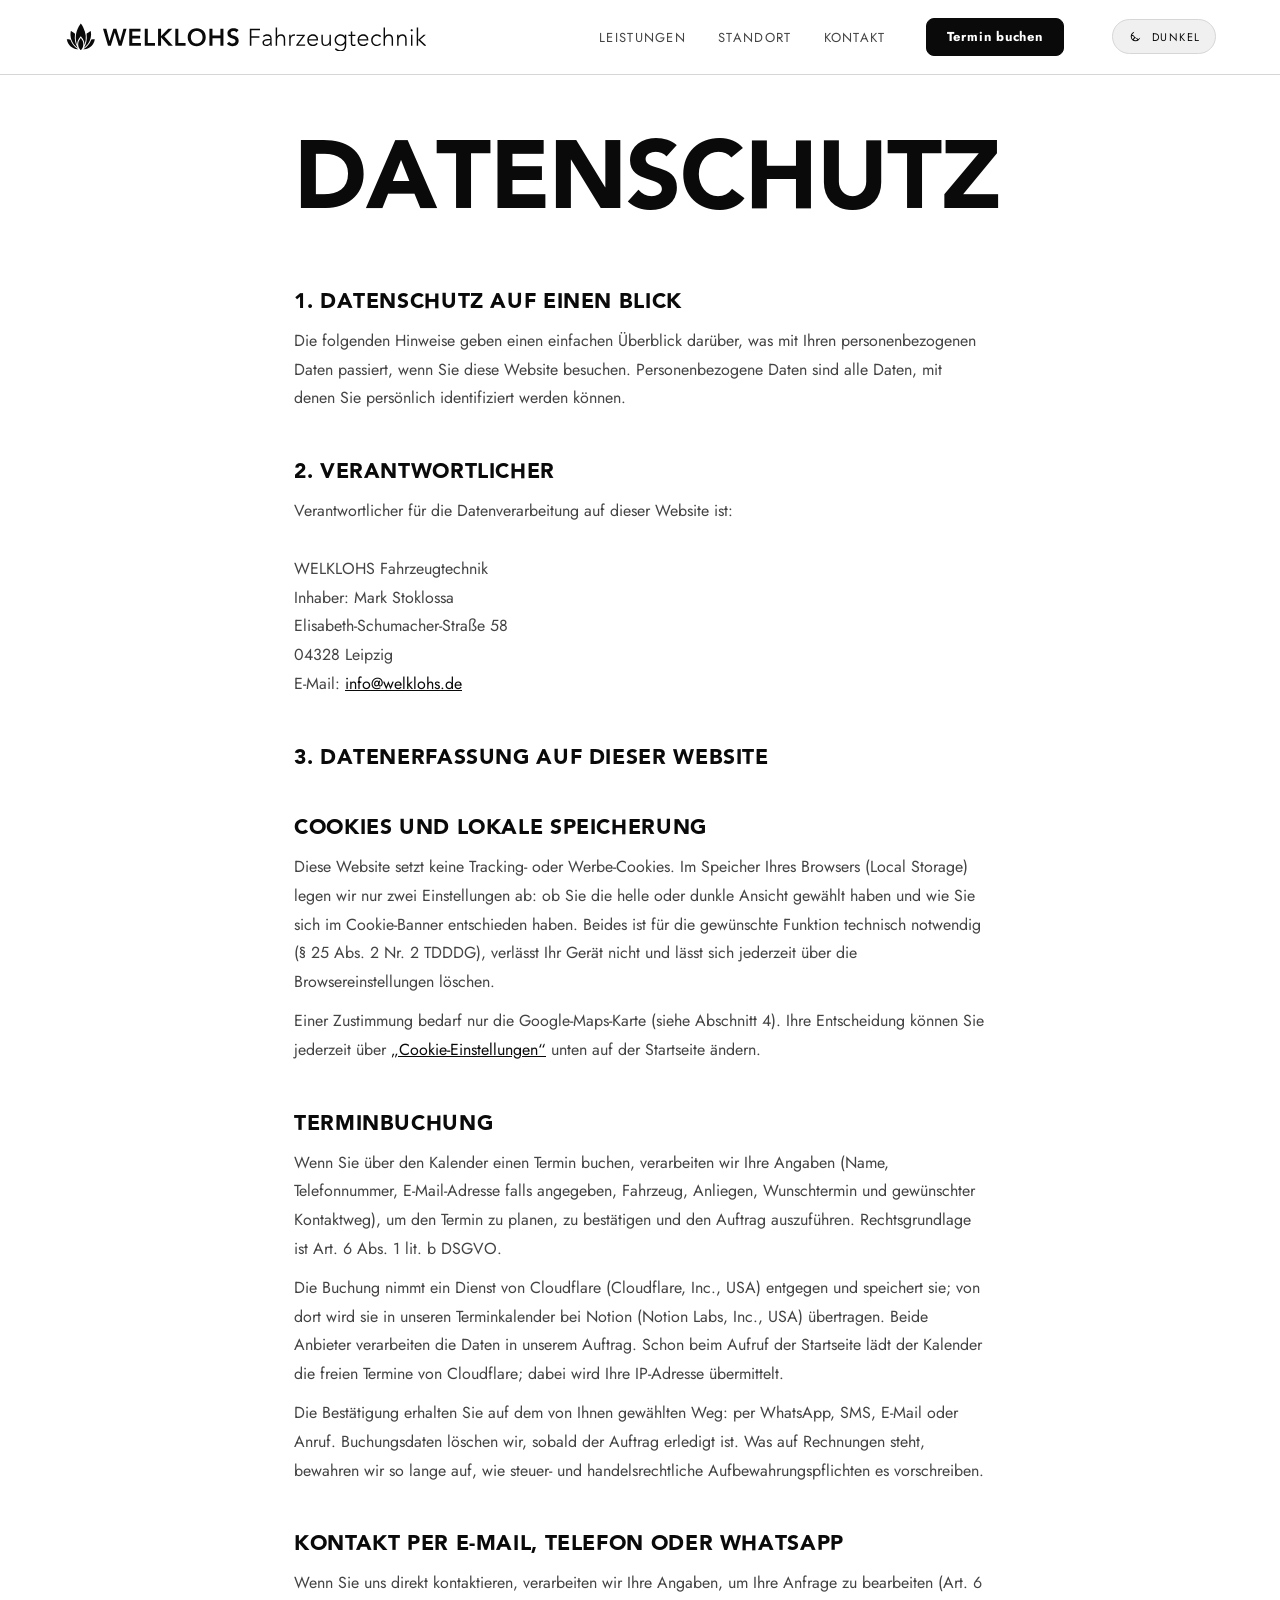
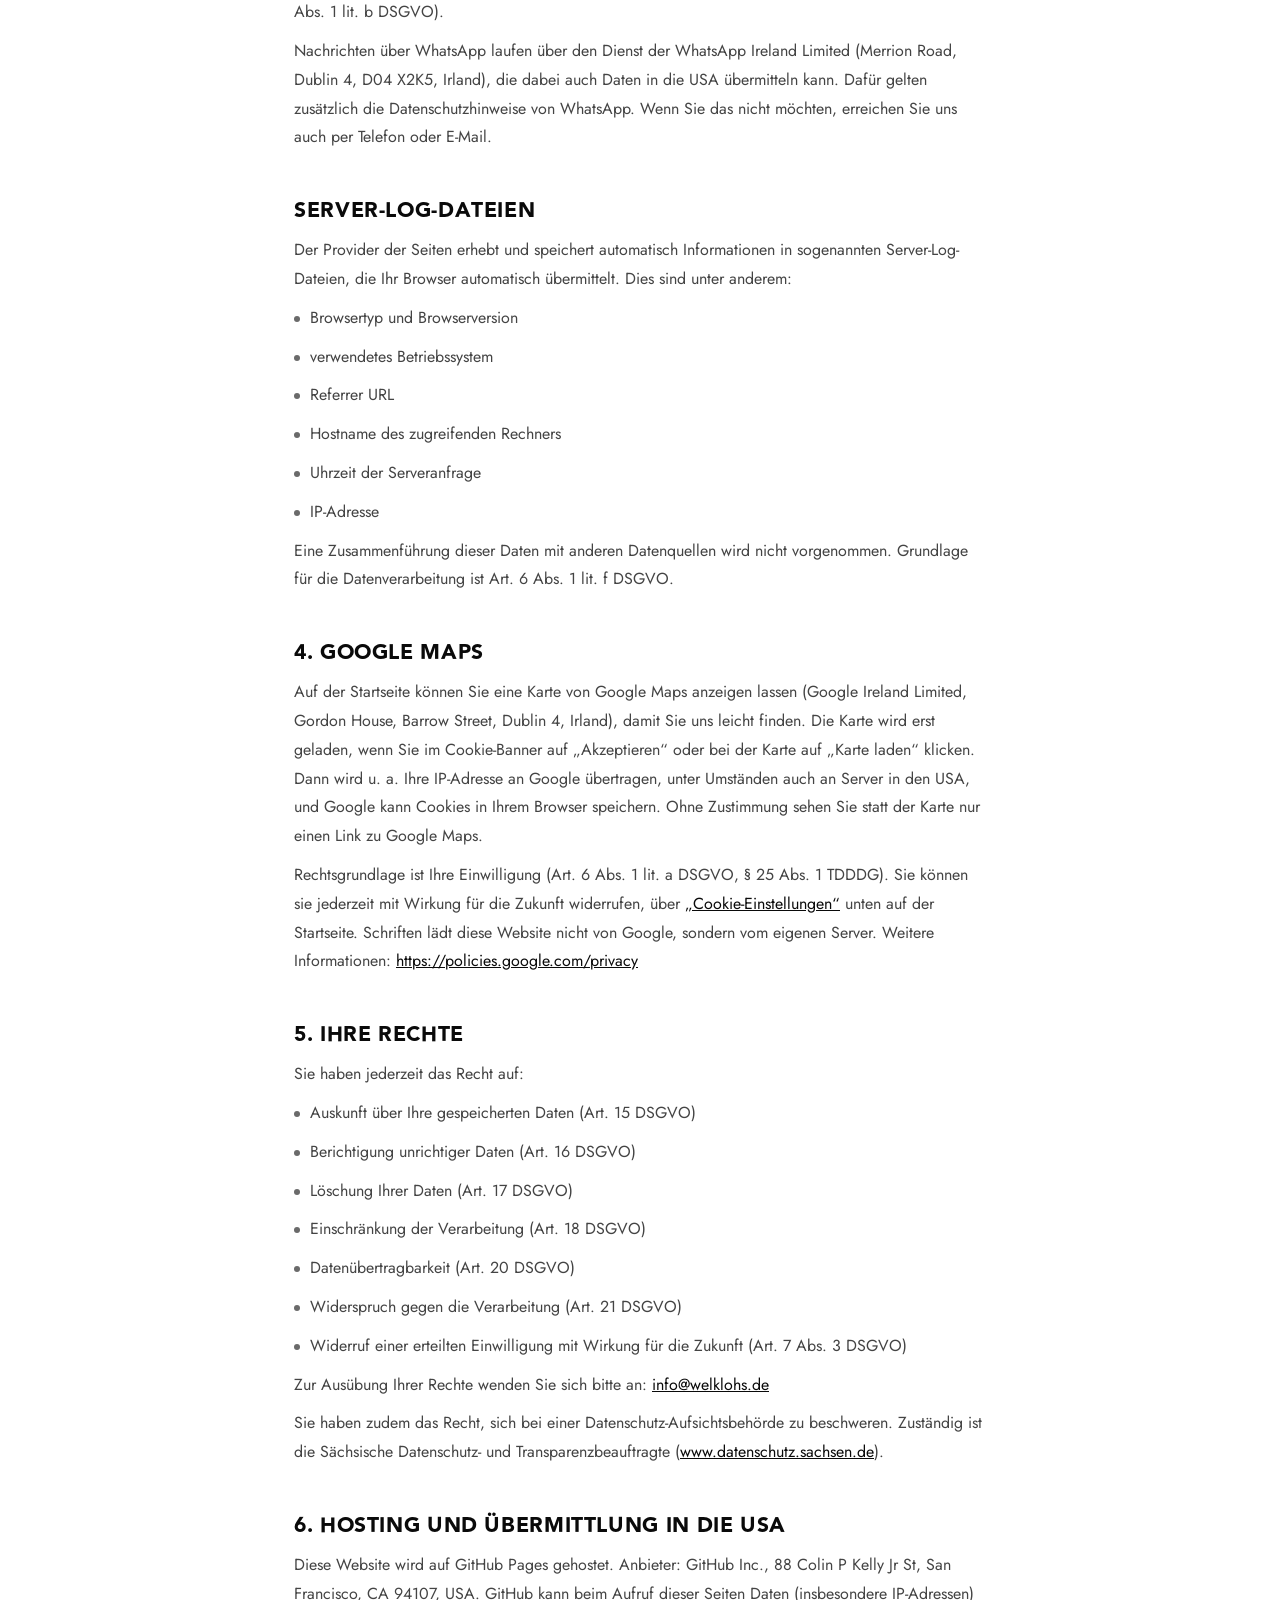
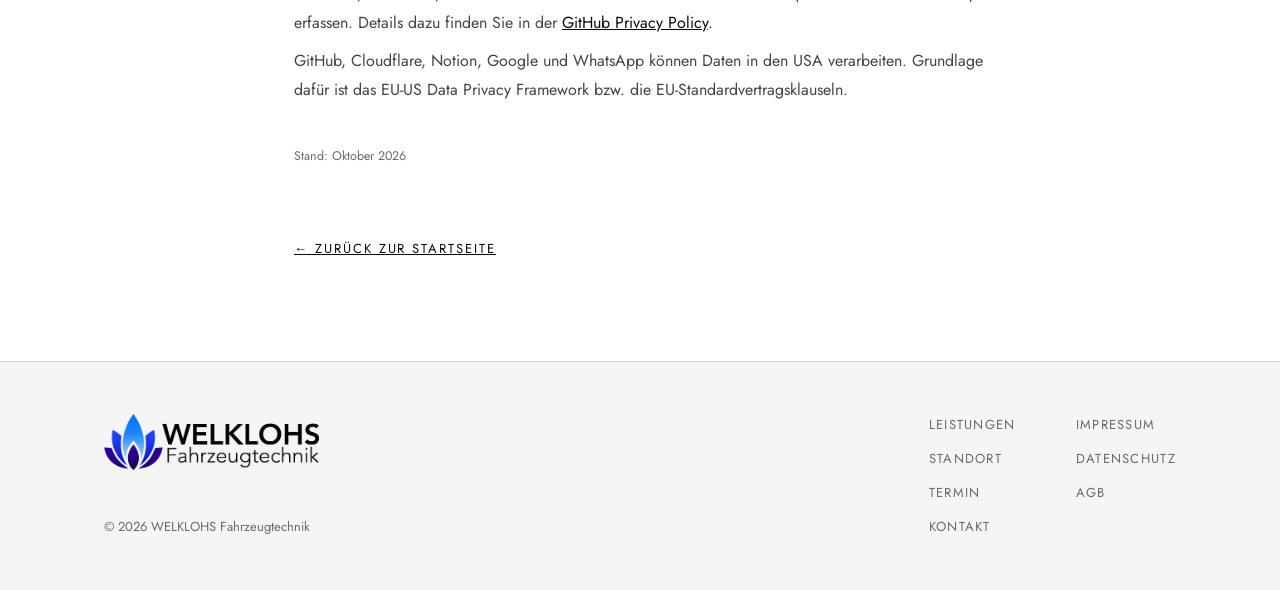
<file: pages/datenschutz.html>
<!DOCTYPE html>
<html lang="de" data-theme="light">
<head>
  <meta charset="UTF-8" />
  <meta name="viewport" content="width=device-width, initial-scale=1.0" />
  <title>Datenschutz — WELKLOHS</title>
  <link rel="icon" href="../assets/logo/favicon.svg" type="image/svg+xml" />
  <link rel="stylesheet" href="../css/style.css?v=20261012c" />
  <script>
    // Theme wie auf der Startseite (gleicher Speicher-Schlüssel)
    // vor dem Rendern setzen (Standard: light)
    (function () {
      try {
        var t = localStorage.getItem('welklohs-theme');
        if (t === 'dark' || t === 'light') document.documentElement.setAttribute('data-theme', t);
      } catch (e) {}
    })();
    // Theme-Umschalter (Event-Delegation — läuft unabhängig von Ladereihenfolge)
    document.addEventListener('click', function (e) {
      if (!e.target.closest || !e.target.closest('#themeToggle')) return;
      var root = document.documentElement;
      var next = root.getAttribute('data-theme') === 'dark' ? 'light' : 'dark';
      root.setAttribute('data-theme', next);
      try { localStorage.setItem('welklohs-theme', next); } catch (err) {}
    });
  </script>
</head>
<body>

  <nav class="nav" id="mainNav">
    <a href="../index.html" class="nav__logo"><svg class="logo-mark" viewBox="0 0 100 100" fill="currentColor" aria-hidden="true"><path d="M48.46 12.64c-11.66 16.41-16.09 36.23-11.91 53.36 0.53 2.11 2.11 7.07 2.52 7.81 0.08 0.14 0.2-1.04 0.25-2.64 0.21-5.76 2.05-11 5.82-16.66 1.58-2.38 4.53-6.07 4.86-6.07 0.33-0 3.28 3.69 4.86 6.07 3.77 5.66 5.61 10.9 5.82 16.66 0.06 1.6 0.18 2.77 0.25 2.64 0.08-0.16 0.55-1.43 1.04-2.83 5.31-15.37 3.71-32.11-4.65-48.61-2.5-4.92-6.72-11.62-7.32-11.62-0.1-0-0.78 0.86-1.54 1.89z"/><path d="M20.31 33.44c-3.48 16.09 2.42 33.63 15.23 45.39 1.74 1.6 4.39 3.75 5.2 4.24 0.14 0.08-0.33-0.82-1.04-1.97-6.46-10.7-8.91-23.91-6.99-37.83l0.27-1.95-0.92-0.84c-2.6-2.4-5.31-4.41-8.91-6.58-2.91-1.74-2.58-1.7-2.85-0.45z"/><path d="M76.76 33.93c-2.87 1.74-5.47 3.63-7.93 5.74l-1.76 1.52 0.23 2.01c1.8 14.79-0.45 26.99-6.89 37.7-0.76 1.27-1.37 2.3-1.35 2.3 0.23-0 3.36-2.52 5.14-4.12 10.43-9.43 16.46-22.64 16.46-36.11 0-3.89-0.84-10.57-1.33-10.53-0.08-0-1.23 0.66-2.58 1.48z"/><path d="M48.89 54.92c-8.65 10.72-8.81 24.51-0.39 33.32 1.45 1.5 1.56 1.5 3.01-0 8.42-8.81 8.26-22.6-0.39-33.32-1.19-1.46-1.04-1.46-2.23-0z"/><path d="M8.48 58.14c2.93 16.31 14.79 27.23 31.7 29.16 2.71 0.31 2.71 0.31 0.04-1.54-10.51-7.3-15.78-13.73-20.1-24.49l-1.11-2.77-1.45-0.33c-1.66-0.39-5.2-0.74-7.58-0.74l-1.62-0 0.12 0.72z"/><path d="M85.86 57.64c-1.76 0.16-4.36 0.66-4.71 0.92-0.12 0.08-0.62 1.23-1.15 2.58-4.16 10.59-10.14 17.87-20.35 24.73-2.66 1.8-2.62 1.84 1.07 1.35 14.43-1.91 25-10.31 29.32-23.28 0.76-2.27 1.54-5.41 1.56-6.17 0-0.37-2.29-0.43-5.74-0.12z"/></svg><svg class="logo-word" viewBox="0 -948 13482 1188" fill="currentColor" role="img" aria-label="WELKLOHS Fahrzeugtechnik"><path d="M209 0H325L489 -539H491L655 0H775L981 -708H853L714 -198H712L556 -708H432L273 -198H271L138 -708H0ZM1095 0H1582V-114H1221V-306H1546V-420H1221V-594H1564V-708H1095ZM1867 -708H1741V0H2168V-114H1867ZM2295 0H2421V-348H2428L2735 0H2912L2559 -381L2890 -708H2720L2427 -408H2421V-708H2295ZM3141 -708H3015V0H3442V-114H3141ZM4282 -355C4282 -576 4134 -726 3910 -726C3663 -726 3531 -555 3531 -351C3531 -132 3685 18 3903 18C4121 18 4282 -133 4282 -355ZM3663 -359C3663 -499 3761 -612 3905 -612C4050 -612 4150 -504 4150 -359C4150 -215 4059 -96 3906 -96C3754 -96 3663 -214 3663 -359ZM4437 0H4563V-312H4894V0H5020V-708H4894V-426H4563V-708H4437ZM5449 -726C5295 -726 5188 -640 5188 -512C5188 -384 5270 -341 5397 -302C5488 -274 5524 -246 5524 -193C5524 -136 5468 -96 5400 -96C5343 -96 5291 -123 5260 -170L5165 -78C5220 -12 5302 18 5402 18C5541 18 5656 -62 5656 -208C5656 -354 5543 -390 5430 -425C5360 -447 5320 -473 5320 -521C5320 -576 5365 -612 5436 -612C5485 -612 5532 -595 5560 -556L5652 -653C5602 -700 5530 -726 5449 -726Z"/><path d="M6120 0H6186V-336H6519V-396H6186V-648H6544V-708H6120ZM6812 12C6888 12 6938 -15 6973 -75H6975C6975 -44 6977 -21 6981 0H7037C7031 -41 7028 -98 7028 -174V-311C7028 -413 6966 -474 6844 -474C6783 -474 6712 -451 6668 -409L6703 -368C6744 -403 6791 -420 6844 -420C6924 -420 6974 -383 6974 -307V-280H6900C6742 -280 6648 -230 6648 -125C6648 -41 6713 12 6812 12ZM6902 -232H6974V-200C6974 -103 6921 -42 6814 -42C6754 -42 6708 -77 6708 -128C6708 -203 6800 -232 6902 -232ZM7198 -756V0H7258V-233C7258 -346 7319 -420 7418 -420C7496 -420 7534 -371 7534 -273V0H7594V-279C7594 -408 7535 -474 7418 -474C7350 -474 7287 -438 7260 -381H7258V-756ZM7970 -474C7908 -474 7858 -443 7823 -381C7821 -392 7820 -427 7819 -462H7759C7759 -454 7764 -347 7764 -337V0H7824V-252C7824 -348 7877 -414 7974 -414C7982 -414 7990 -413 7998 -410L8005 -469C7991 -473 7981 -474 7970 -474ZM8414 -462H8068V-408H8331L8054 -36V0H8426V-54H8138L8414 -426ZM8748 -474C8610 -474 8517 -366 8517 -232C8517 -87 8611 12 8751 12C8833 12 8904 -17 8951 -87L8907 -124C8877 -75 8814 -42 8752 -42C8644 -42 8582 -119 8577 -216H8965V-252C8965 -389 8870 -474 8748 -474ZM8905 -270H8577C8587 -350 8653 -420 8744 -420C8832 -420 8904 -356 8905 -270ZM9104 -462V-189C9104 -51 9163 12 9280 12C9348 12 9411 -24 9438 -81H9441C9444 -67 9444 -26 9445 0H9505C9505 -8 9500 -115 9500 -125V-462H9440V-233C9440 -113 9377 -42 9280 -42C9202 -42 9164 -90 9164 -192V-462ZM9655 -237C9655 -105 9768 0 9902 0C9982 0 10042 -35 10077 -90H10079V-21C10079 116 10013 186 9893 186C9821 186 9753 158 9711 99L9664 143C9714 208 9807 240 9892 240C10047 240 10139 147 10139 -32V-462H10079V-384H10077C10042 -439 9982 -474 9902 -474C9771 -474 9655 -369 9655 -237ZM9897 -420C9999 -420 10081 -338 10081 -237C10081 -137 9999 -54 9898 -54C9794 -54 9715 -139 9715 -237C9715 -337 9797 -420 9897 -420ZM10230 -408H10330V-106C10330 -35 10370 12 10448 12C10467 12 10500 6 10527 -4L10522 -58C10500 -48 10477 -42 10454 -42C10413 -42 10390 -67 10390 -106V-408H10522V-462H10390V-595H10330V-462H10230ZM10844 -474C10706 -474 10613 -366 10613 -232C10613 -87 10707 12 10847 12C10929 12 11000 -17 11047 -87L11003 -124C10973 -75 10910 -42 10848 -42C10740 -42 10678 -119 10673 -216H11061V-252C11061 -389 10966 -474 10844 -474ZM11001 -270H10673C10683 -350 10749 -420 10840 -420C10928 -420 11000 -356 11001 -270ZM11422 -474C11282 -474 11179 -372 11179 -231C11179 -91 11280 12 11422 12C11488 12 11547 -14 11592 -68L11546 -106C11515 -67 11473 -42 11421 -42C11314 -42 11239 -123 11239 -231C11239 -339 11315 -420 11421 -420C11471 -420 11510 -396 11546 -358L11594 -394C11549 -445 11489 -474 11422 -474ZM11696 -756V0H11756V-233C11756 -346 11817 -420 11916 -420C11994 -420 12032 -371 12032 -273V0H12092V-279C12092 -408 12033 -474 11916 -474C11848 -474 11785 -438 11758 -381H11756V-756ZM12257 -462C12257 -454 12262 -347 12262 -337V0H12322V-229C12322 -349 12385 -420 12482 -420C12560 -420 12598 -372 12598 -270V0H12658V-273C12658 -411 12599 -474 12482 -474C12414 -474 12351 -438 12324 -381H12321C12318 -395 12318 -436 12317 -462ZM12868 -690C12843 -690 12823 -670 12823 -645C12823 -620 12843 -600 12868 -600C12894 -600 12913 -620 12913 -645C12913 -670 12894 -690 12868 -690ZM12838 -462V0H12898V-462ZM13138 0V-244L13391 0H13482L13216 -250L13455 -462H13367L13138 -252V-756H13078V0Z"/></svg></a>
    <ul class="nav__links">
      <li><a href="../index.html#leistungen">Leistungen</a></li>
      <li><a href="../index.html#standort">Standort</a></li>
      <li><a href="../index.html#kontakt">Kontakt</a></li>
    </ul>
    <a href="../index.html#termin" class="btn btn--nav">Termin buchen</a>
    <button class="theme-toggle" id="themeToggle" aria-label="Hell/Dunkel umschalten">
      <svg class="ic ic-moon" viewBox="0 0 24 24" fill="none" stroke="currentColor" stroke-width="1.5" stroke-linecap="round" aria-hidden="true">
        <g>
          <circle cx="12" cy="12" r="6"/>
          <circle cx="12" cy="12" r="1.8"/>
          <path d="M12 12 L12 6.4 M12 12 L17.3 10.3 M12 12 L15.3 16.5 M12 12 L8.7 16.5 M12 12 L6.7 10.3"/>
        </g>
        <circle class="cut" cx="15.6" cy="8.4" r="6.3" stroke="none"/>
      </svg>
      <svg class="ic ic-sun" viewBox="0 0 24 24" fill="none" stroke="currentColor" stroke-width="1.5" stroke-linecap="round" aria-hidden="true">
        <circle cx="12" cy="12" r="6"/>
        <circle cx="12" cy="12" r="1.8"/>
        <path d="M12 12 L12 6.4 M12 12 L17.3 10.3 M12 12 L15.3 16.5 M12 12 L8.7 16.5 M12 12 L6.7 10.3"/>
        <path d="M12 1.6v1.8 M12 20.6v1.8 M1.6 12h1.8 M20.6 12h1.8 M4.4 4.4l1.3 1.3 M18.3 18.3l1.3 1.3 M4.4 19.6l1.3-1.3 M18.3 5.7l1.3-1.3"/>
      </svg>
      <span class="lbl lbl-dunkel">Dunkel</span>
      <span class="lbl lbl-hell">Hell</span>
    </button>
    <button class="nav__burger" id="navBurger" aria-label="Menü öffnen" onclick="document.getElementById('mobileMenu').classList.toggle('open');document.body.classList.toggle('menu-open')">
      <span></span><span></span><span></span>
    </button>
    <div class="nav__line"></div>
  </nav>

  <!-- Mobile Menu -->
  <div class="mobile-menu" id="mobileMenu">
    <ul>
      <li><a href="../index.html#leistungen" class="mobile-link" onclick="document.getElementById('mobileMenu').classList.remove('open');document.body.classList.remove('menu-open')">Leistungen</a></li>
      <li><a href="../index.html#standort" class="mobile-link" onclick="document.getElementById('mobileMenu').classList.remove('open');document.body.classList.remove('menu-open')">Standort</a></li>
      <li><a href="../index.html#kontakt" class="mobile-link" onclick="document.getElementById('mobileMenu').classList.remove('open');document.body.classList.remove('menu-open')">Kontakt</a></li>
    </ul>
    <a href="../index.html#termin" class="btn mobile-menu__cta" onclick="document.getElementById('mobileMenu').classList.remove('open');document.body.classList.remove('menu-open')">Termin buchen</a>
  </div>

  <main class="page-wrap">
    <h1>Datenschutz</h1>

    <h2>1. Datenschutz auf einen Blick</h2>
    <p>
      Die folgenden Hinweise geben einen einfachen Überblick darüber, was mit Ihren personenbezogenen Daten 
      passiert, wenn Sie diese Website besuchen. Personenbezogene Daten sind alle Daten, mit denen Sie 
      persönlich identifiziert werden können.
    </p>

    <h2>2. Verantwortlicher</h2>
    <p>
      Verantwortlicher für die Datenverarbeitung auf dieser Website ist:<br><br>
      WELKLOHS Fahrzeugtechnik<br>
      Inhaber: Mark Stoklossa<br>
      Elisabeth-Schumacher-Straße 58<br>
      04328 Leipzig<br>
      E-Mail: <a href="mailto:info@welklohs.de">info@welklohs.de</a>
    </p>

    <h2>3. Datenerfassung auf dieser Website</h2>

    <h2 id="cookies">Cookies und lokale Speicherung</h2>
    <p>
      Diese Website setzt keine Tracking- oder Werbe-Cookies. Im Speicher Ihres Browsers (Local Storage)
      legen wir nur zwei Einstellungen ab: ob Sie die helle oder dunkle Ansicht gewählt haben und wie Sie
      sich im Cookie-Banner entschieden haben. Beides ist für die gewünschte Funktion technisch notwendig
      (§ 25 Abs. 2 Nr. 2 TDDDG), verlässt Ihr Gerät nicht und lässt sich jederzeit über die
      Browsereinstellungen löschen.
    </p>
    <p>
      Einer Zustimmung bedarf nur die Google-Maps-Karte (siehe Abschnitt 4). Ihre Entscheidung können Sie
      jederzeit über <a href="../index.html#cookie-einstellungen">„Cookie-Einstellungen“</a> unten auf der
      Startseite ändern.
    </p>

    <h2>Terminbuchung</h2>
    <p>
      Wenn Sie über den Kalender einen Termin buchen, verarbeiten wir Ihre Angaben (Name, Telefonnummer,
      E-Mail-Adresse falls angegeben, Fahrzeug, Anliegen, Wunschtermin und gewünschter Kontaktweg), um den
      Termin zu planen, zu bestätigen und den Auftrag auszuführen. Rechtsgrundlage ist
      Art. 6 Abs. 1 lit. b DSGVO.
    </p>
    <p>
      Die Buchung nimmt ein Dienst von Cloudflare (Cloudflare, Inc., USA) entgegen und speichert sie; von
      dort wird sie in unseren Terminkalender bei Notion (Notion Labs, Inc., USA) übertragen. Beide Anbieter
      verarbeiten die Daten in unserem Auftrag. Schon beim Aufruf der Startseite lädt der Kalender die freien
      Termine von Cloudflare; dabei wird Ihre IP-Adresse übermittelt.
    </p>
    <p>
      Die Bestätigung erhalten Sie auf dem von Ihnen gewählten Weg: per WhatsApp, SMS, E-Mail oder Anruf.
      Buchungsdaten löschen wir, sobald der Auftrag erledigt ist. Was auf Rechnungen steht, bewahren wir so
      lange auf, wie steuer- und handelsrechtliche Aufbewahrungspflichten es vorschreiben.
    </p>

    <h2>Kontakt per E-Mail, Telefon oder WhatsApp</h2>
    <p>
      Wenn Sie uns direkt kontaktieren, verarbeiten wir Ihre Angaben, um Ihre Anfrage zu bearbeiten
      (Art. 6 Abs. 1 lit. b DSGVO).
    </p>
    <p>
      Nachrichten über WhatsApp laufen über den Dienst der WhatsApp Ireland Limited (Merrion Road,
      Dublin 4, D04 X2K5, Irland), die dabei auch Daten in die USA übermitteln kann. Dafür gelten
      zusätzlich die Datenschutzhinweise von WhatsApp. Wenn Sie das nicht möchten, erreichen Sie uns
      auch per Telefon oder E-Mail.
    </p>

    <h2>Server-Log-Dateien</h2>
    <p>
      Der Provider der Seiten erhebt und speichert automatisch Informationen in sogenannten 
      Server-Log-Dateien, die Ihr Browser automatisch übermittelt. Dies sind unter anderem:
    </p>
    <ul>
      <li>Browsertyp und Browserversion</li>
      <li>verwendetes Betriebssystem</li>
      <li>Referrer URL</li>
      <li>Hostname des zugreifenden Rechners</li>
      <li>Uhrzeit der Serveranfrage</li>
      <li>IP-Adresse</li>
    </ul>
    <p>
      Eine Zusammenführung dieser Daten mit anderen Datenquellen wird nicht vorgenommen. 
      Grundlage für die Datenverarbeitung ist Art. 6 Abs. 1 lit. f DSGVO.
    </p>

    <h2>4. Google Maps</h2>
    <p>
      Auf der Startseite können Sie eine Karte von Google Maps anzeigen lassen (Google Ireland Limited,
      Gordon House, Barrow Street, Dublin 4, Irland), damit Sie uns leicht finden. Die Karte wird erst
      geladen, wenn Sie im Cookie-Banner auf „Akzeptieren“ oder bei der Karte auf „Karte laden“ klicken.
      Dann wird u.&nbsp;a. Ihre IP-Adresse an Google übertragen, unter Umständen auch an Server in den
      USA, und Google kann Cookies in Ihrem Browser speichern. Ohne Zustimmung sehen Sie statt der Karte
      nur einen Link zu Google Maps.
    </p>
    <p>
      Rechtsgrundlage ist Ihre Einwilligung (Art. 6 Abs. 1 lit. a DSGVO, § 25 Abs. 1 TDDDG). Sie können
      sie jederzeit mit Wirkung für die Zukunft widerrufen, über
      <a href="../index.html#cookie-einstellungen">„Cookie-Einstellungen“</a> unten auf der Startseite.
      Schriften lädt diese Website nicht von Google, sondern vom eigenen Server.
      Weitere Informationen: <a href="https://policies.google.com/privacy" target="_blank" rel="noopener">https://policies.google.com/privacy</a>
    </p>

    <h2>5. Ihre Rechte</h2>
    <p>Sie haben jederzeit das Recht auf:</p>
    <ul>
      <li>Auskunft über Ihre gespeicherten Daten (Art. 15 DSGVO)</li>
      <li>Berichtigung unrichtiger Daten (Art. 16 DSGVO)</li>
      <li>Löschung Ihrer Daten (Art. 17 DSGVO)</li>
      <li>Einschränkung der Verarbeitung (Art. 18 DSGVO)</li>
      <li>Datenübertragbarkeit (Art. 20 DSGVO)</li>
      <li>Widerspruch gegen die Verarbeitung (Art. 21 DSGVO)</li>
      <li>Widerruf einer erteilten Einwilligung mit Wirkung für die Zukunft (Art. 7 Abs. 3 DSGVO)</li>
    </ul>
    <p>
      Zur Ausübung Ihrer Rechte wenden Sie sich bitte an: 
      <a href="mailto:info@welklohs.de">info@welklohs.de</a>
    </p>
    <p>
      Sie haben zudem das Recht, sich bei einer Datenschutz-Aufsichtsbehörde zu beschweren.
      Zuständig ist die Sächsische Datenschutz- und Transparenzbeauftragte
      (<a href="https://www.datenschutz.sachsen.de" target="_blank" rel="noopener">www.datenschutz.sachsen.de</a>).
    </p>

    <h2>6. Hosting und Übermittlung in die USA</h2>
    <p>
      Diese Website wird auf GitHub Pages gehostet. Anbieter: GitHub Inc., 88 Colin P Kelly Jr St, 
      San Francisco, CA 94107, USA. GitHub kann beim Aufruf dieser Seiten Daten (insbesondere 
      IP-Adressen) erfassen. Details dazu finden Sie in der 
      <a href="https://docs.github.com/en/site-policy/privacy-policies/github-privacy-statement" target="_blank" rel="noopener">GitHub Privacy Policy</a>.
    </p>
    <p>
      GitHub, Cloudflare, Notion, Google und WhatsApp können Daten in den USA verarbeiten. Grundlage dafür
      ist das EU-US Data Privacy Framework bzw. die EU-Standardvertragsklauseln.
    </p>

    <p style="margin-top: 40px; color: var(--muted); font-size: 0.78rem;">
      Stand: Oktober 2026
    </p>

    <a href="../index.html" class="page-back">← Zurück zur Startseite</a>
  </main>

  <footer class="footer">
    <div class="footer__top">
      <div class="footer__brand">
        <span class="footer__logo">
          <img class="footer__logo-img" src="../assets/logo/logo-footer.png" alt="WELKLOHS Fahrzeugtechnik" width="1036" height="270" loading="lazy" />
        </span>
      </div>
      <div class="footer__nav">
        <a href="../index.html#leistungen">Leistungen</a>
        <a href="../index.html#standort">Standort</a>
        <a href="../index.html#termin">Termin</a>
        <a href="../index.html#kontakt">Kontakt</a>
      </div>
      <div class="footer__legal">
        <a href="impressum.html">Impressum</a>
        <a href="datenschutz.html">Datenschutz</a>
        <a href="Agb.html">AGB</a>
      </div>
      <p class="footer__copy">© 2026 WELKLOHS Fahrzeugtechnik</p>
    </div>
  </footer>

</body>
</html>
</file>
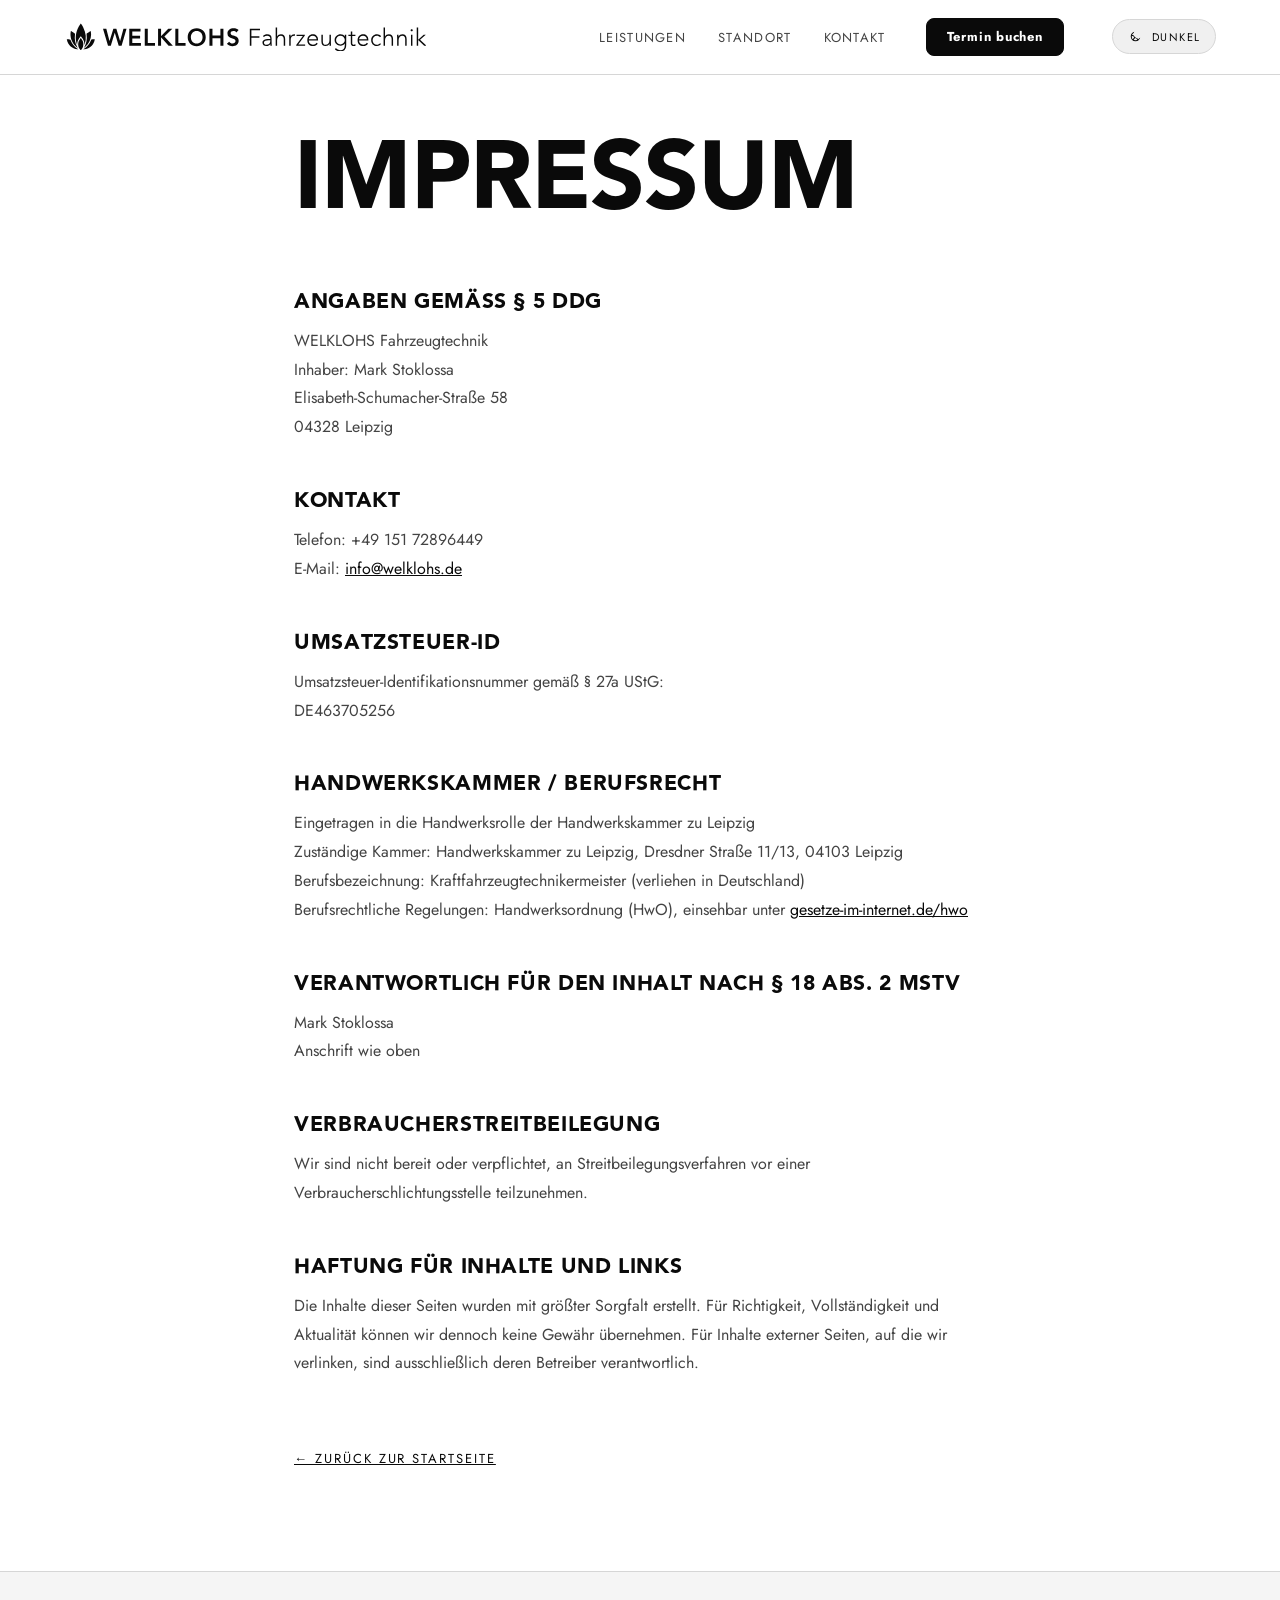
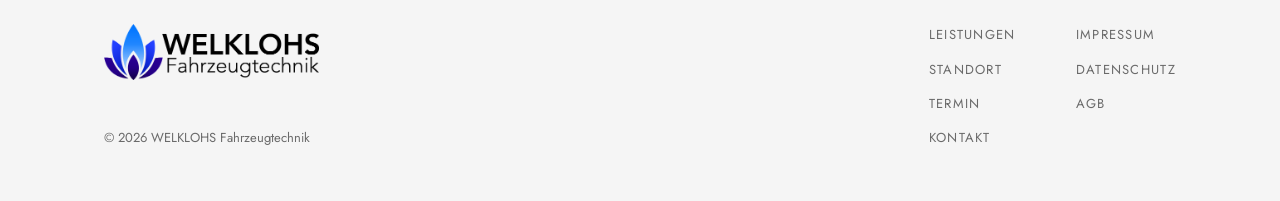
<file: pages/impressum.html>
<!DOCTYPE html>
<html lang="de" data-theme="light">
<head>
  <meta charset="UTF-8" />
  <meta name="viewport" content="width=device-width, initial-scale=1.0" />
  <title>Impressum — WELKLOHS</title>
  <link rel="icon" href="../assets/logo/favicon.svg" type="image/svg+xml" />
  <link rel="stylesheet" href="../css/style.css?v=20261012c" />
  <script>
    // Theme wie auf der Startseite (gleicher Speicher-Schlüssel)
    // vor dem Rendern setzen (Standard: light)
    (function () {
      try {
        var t = localStorage.getItem('welklohs-theme');
        if (t === 'dark' || t === 'light') document.documentElement.setAttribute('data-theme', t);
      } catch (e) {}
    })();
    // Theme-Umschalter (Event-Delegation — läuft unabhängig von Ladereihenfolge)
    document.addEventListener('click', function (e) {
      if (!e.target.closest || !e.target.closest('#themeToggle')) return;
      var root = document.documentElement;
      var next = root.getAttribute('data-theme') === 'dark' ? 'light' : 'dark';
      root.setAttribute('data-theme', next);
      try { localStorage.setItem('welklohs-theme', next); } catch (err) {}
    });
  </script>
</head>
<body>
  <nav class="nav" id="mainNav">
    <a href="../index.html" class="nav__logo"><svg class="logo-mark" viewBox="0 0 100 100" fill="currentColor" aria-hidden="true"><path d="M48.46 12.64c-11.66 16.41-16.09 36.23-11.91 53.36 0.53 2.11 2.11 7.07 2.52 7.81 0.08 0.14 0.2-1.04 0.25-2.64 0.21-5.76 2.05-11 5.82-16.66 1.58-2.38 4.53-6.07 4.86-6.07 0.33-0 3.28 3.69 4.86 6.07 3.77 5.66 5.61 10.9 5.82 16.66 0.06 1.6 0.18 2.77 0.25 2.64 0.08-0.16 0.55-1.43 1.04-2.83 5.31-15.37 3.71-32.11-4.65-48.61-2.5-4.92-6.72-11.62-7.32-11.62-0.1-0-0.78 0.86-1.54 1.89z"/><path d="M20.31 33.44c-3.48 16.09 2.42 33.63 15.23 45.39 1.74 1.6 4.39 3.75 5.2 4.24 0.14 0.08-0.33-0.82-1.04-1.97-6.46-10.7-8.91-23.91-6.99-37.83l0.27-1.95-0.92-0.84c-2.6-2.4-5.31-4.41-8.91-6.58-2.91-1.74-2.58-1.7-2.85-0.45z"/><path d="M76.76 33.93c-2.87 1.74-5.47 3.63-7.93 5.74l-1.76 1.52 0.23 2.01c1.8 14.79-0.45 26.99-6.89 37.7-0.76 1.27-1.37 2.3-1.35 2.3 0.23-0 3.36-2.52 5.14-4.12 10.43-9.43 16.46-22.64 16.46-36.11 0-3.89-0.84-10.57-1.33-10.53-0.08-0-1.23 0.66-2.58 1.48z"/><path d="M48.89 54.92c-8.65 10.72-8.81 24.51-0.39 33.32 1.45 1.5 1.56 1.5 3.01-0 8.42-8.81 8.26-22.6-0.39-33.32-1.19-1.46-1.04-1.46-2.23-0z"/><path d="M8.48 58.14c2.93 16.31 14.79 27.23 31.7 29.16 2.71 0.31 2.71 0.31 0.04-1.54-10.51-7.3-15.78-13.73-20.1-24.49l-1.11-2.77-1.45-0.33c-1.66-0.39-5.2-0.74-7.58-0.74l-1.62-0 0.12 0.72z"/><path d="M85.86 57.64c-1.76 0.16-4.36 0.66-4.71 0.92-0.12 0.08-0.62 1.23-1.15 2.58-4.16 10.59-10.14 17.87-20.35 24.73-2.66 1.8-2.62 1.84 1.07 1.35 14.43-1.91 25-10.31 29.32-23.28 0.76-2.27 1.54-5.41 1.56-6.17 0-0.37-2.29-0.43-5.74-0.12z"/></svg><svg class="logo-word" viewBox="0 -948 13482 1188" fill="currentColor" role="img" aria-label="WELKLOHS Fahrzeugtechnik"><path d="M209 0H325L489 -539H491L655 0H775L981 -708H853L714 -198H712L556 -708H432L273 -198H271L138 -708H0ZM1095 0H1582V-114H1221V-306H1546V-420H1221V-594H1564V-708H1095ZM1867 -708H1741V0H2168V-114H1867ZM2295 0H2421V-348H2428L2735 0H2912L2559 -381L2890 -708H2720L2427 -408H2421V-708H2295ZM3141 -708H3015V0H3442V-114H3141ZM4282 -355C4282 -576 4134 -726 3910 -726C3663 -726 3531 -555 3531 -351C3531 -132 3685 18 3903 18C4121 18 4282 -133 4282 -355ZM3663 -359C3663 -499 3761 -612 3905 -612C4050 -612 4150 -504 4150 -359C4150 -215 4059 -96 3906 -96C3754 -96 3663 -214 3663 -359ZM4437 0H4563V-312H4894V0H5020V-708H4894V-426H4563V-708H4437ZM5449 -726C5295 -726 5188 -640 5188 -512C5188 -384 5270 -341 5397 -302C5488 -274 5524 -246 5524 -193C5524 -136 5468 -96 5400 -96C5343 -96 5291 -123 5260 -170L5165 -78C5220 -12 5302 18 5402 18C5541 18 5656 -62 5656 -208C5656 -354 5543 -390 5430 -425C5360 -447 5320 -473 5320 -521C5320 -576 5365 -612 5436 -612C5485 -612 5532 -595 5560 -556L5652 -653C5602 -700 5530 -726 5449 -726Z"/><path d="M6120 0H6186V-336H6519V-396H6186V-648H6544V-708H6120ZM6812 12C6888 12 6938 -15 6973 -75H6975C6975 -44 6977 -21 6981 0H7037C7031 -41 7028 -98 7028 -174V-311C7028 -413 6966 -474 6844 -474C6783 -474 6712 -451 6668 -409L6703 -368C6744 -403 6791 -420 6844 -420C6924 -420 6974 -383 6974 -307V-280H6900C6742 -280 6648 -230 6648 -125C6648 -41 6713 12 6812 12ZM6902 -232H6974V-200C6974 -103 6921 -42 6814 -42C6754 -42 6708 -77 6708 -128C6708 -203 6800 -232 6902 -232ZM7198 -756V0H7258V-233C7258 -346 7319 -420 7418 -420C7496 -420 7534 -371 7534 -273V0H7594V-279C7594 -408 7535 -474 7418 -474C7350 -474 7287 -438 7260 -381H7258V-756ZM7970 -474C7908 -474 7858 -443 7823 -381C7821 -392 7820 -427 7819 -462H7759C7759 -454 7764 -347 7764 -337V0H7824V-252C7824 -348 7877 -414 7974 -414C7982 -414 7990 -413 7998 -410L8005 -469C7991 -473 7981 -474 7970 -474ZM8414 -462H8068V-408H8331L8054 -36V0H8426V-54H8138L8414 -426ZM8748 -474C8610 -474 8517 -366 8517 -232C8517 -87 8611 12 8751 12C8833 12 8904 -17 8951 -87L8907 -124C8877 -75 8814 -42 8752 -42C8644 -42 8582 -119 8577 -216H8965V-252C8965 -389 8870 -474 8748 -474ZM8905 -270H8577C8587 -350 8653 -420 8744 -420C8832 -420 8904 -356 8905 -270ZM9104 -462V-189C9104 -51 9163 12 9280 12C9348 12 9411 -24 9438 -81H9441C9444 -67 9444 -26 9445 0H9505C9505 -8 9500 -115 9500 -125V-462H9440V-233C9440 -113 9377 -42 9280 -42C9202 -42 9164 -90 9164 -192V-462ZM9655 -237C9655 -105 9768 0 9902 0C9982 0 10042 -35 10077 -90H10079V-21C10079 116 10013 186 9893 186C9821 186 9753 158 9711 99L9664 143C9714 208 9807 240 9892 240C10047 240 10139 147 10139 -32V-462H10079V-384H10077C10042 -439 9982 -474 9902 -474C9771 -474 9655 -369 9655 -237ZM9897 -420C9999 -420 10081 -338 10081 -237C10081 -137 9999 -54 9898 -54C9794 -54 9715 -139 9715 -237C9715 -337 9797 -420 9897 -420ZM10230 -408H10330V-106C10330 -35 10370 12 10448 12C10467 12 10500 6 10527 -4L10522 -58C10500 -48 10477 -42 10454 -42C10413 -42 10390 -67 10390 -106V-408H10522V-462H10390V-595H10330V-462H10230ZM10844 -474C10706 -474 10613 -366 10613 -232C10613 -87 10707 12 10847 12C10929 12 11000 -17 11047 -87L11003 -124C10973 -75 10910 -42 10848 -42C10740 -42 10678 -119 10673 -216H11061V-252C11061 -389 10966 -474 10844 -474ZM11001 -270H10673C10683 -350 10749 -420 10840 -420C10928 -420 11000 -356 11001 -270ZM11422 -474C11282 -474 11179 -372 11179 -231C11179 -91 11280 12 11422 12C11488 12 11547 -14 11592 -68L11546 -106C11515 -67 11473 -42 11421 -42C11314 -42 11239 -123 11239 -231C11239 -339 11315 -420 11421 -420C11471 -420 11510 -396 11546 -358L11594 -394C11549 -445 11489 -474 11422 -474ZM11696 -756V0H11756V-233C11756 -346 11817 -420 11916 -420C11994 -420 12032 -371 12032 -273V0H12092V-279C12092 -408 12033 -474 11916 -474C11848 -474 11785 -438 11758 -381H11756V-756ZM12257 -462C12257 -454 12262 -347 12262 -337V0H12322V-229C12322 -349 12385 -420 12482 -420C12560 -420 12598 -372 12598 -270V0H12658V-273C12658 -411 12599 -474 12482 -474C12414 -474 12351 -438 12324 -381H12321C12318 -395 12318 -436 12317 -462ZM12868 -690C12843 -690 12823 -670 12823 -645C12823 -620 12843 -600 12868 -600C12894 -600 12913 -620 12913 -645C12913 -670 12894 -690 12868 -690ZM12838 -462V0H12898V-462ZM13138 0V-244L13391 0H13482L13216 -250L13455 -462H13367L13138 -252V-756H13078V0Z"/></svg></a>
    <ul class="nav__links">
      <li><a href="../index.html#leistungen">Leistungen</a></li>
      <li><a href="../index.html#standort">Standort</a></li>
      <li><a href="../index.html#kontakt">Kontakt</a></li>
    </ul>
    <a href="../index.html#termin" class="btn btn--nav">Termin buchen</a>
    <button class="theme-toggle" id="themeToggle" aria-label="Hell/Dunkel umschalten">
      <svg class="ic ic-moon" viewBox="0 0 24 24" fill="none" stroke="currentColor" stroke-width="1.5" stroke-linecap="round" aria-hidden="true">
        <g>
          <circle cx="12" cy="12" r="6"/>
          <circle cx="12" cy="12" r="1.8"/>
          <path d="M12 12 L12 6.4 M12 12 L17.3 10.3 M12 12 L15.3 16.5 M12 12 L8.7 16.5 M12 12 L6.7 10.3"/>
        </g>
        <circle class="cut" cx="15.6" cy="8.4" r="6.3" stroke="none"/>
      </svg>
      <svg class="ic ic-sun" viewBox="0 0 24 24" fill="none" stroke="currentColor" stroke-width="1.5" stroke-linecap="round" aria-hidden="true">
        <circle cx="12" cy="12" r="6"/>
        <circle cx="12" cy="12" r="1.8"/>
        <path d="M12 12 L12 6.4 M12 12 L17.3 10.3 M12 12 L15.3 16.5 M12 12 L8.7 16.5 M12 12 L6.7 10.3"/>
        <path d="M12 1.6v1.8 M12 20.6v1.8 M1.6 12h1.8 M20.6 12h1.8 M4.4 4.4l1.3 1.3 M18.3 18.3l1.3 1.3 M4.4 19.6l1.3-1.3 M18.3 5.7l1.3-1.3"/>
      </svg>
      <span class="lbl lbl-dunkel">Dunkel</span>
      <span class="lbl lbl-hell">Hell</span>
    </button>
    <button class="nav__burger" id="navBurger" aria-label="Menü öffnen" onclick="document.getElementById('mobileMenu').classList.toggle('open');document.body.classList.toggle('menu-open')">
      <span></span><span></span><span></span>
    </button>
    <div class="nav__line"></div>
  </nav>

  <!-- Mobile Menu -->
  <div class="mobile-menu" id="mobileMenu">
    <ul>
      <li><a href="../index.html#leistungen" class="mobile-link" onclick="document.getElementById('mobileMenu').classList.remove('open');document.body.classList.remove('menu-open')">Leistungen</a></li>
      <li><a href="../index.html#standort" class="mobile-link" onclick="document.getElementById('mobileMenu').classList.remove('open');document.body.classList.remove('menu-open')">Standort</a></li>
      <li><a href="../index.html#kontakt" class="mobile-link" onclick="document.getElementById('mobileMenu').classList.remove('open');document.body.classList.remove('menu-open')">Kontakt</a></li>
    </ul>
    <a href="../index.html#termin" class="btn mobile-menu__cta" onclick="document.getElementById('mobileMenu').classList.remove('open');document.body.classList.remove('menu-open')">Termin buchen</a>
  </div>

  <main class="page-wrap">
    <h1>Impressum</h1>

    <h2>Angaben gemäß § 5 DDG</h2>
    <p>
      WELKLOHS Fahrzeugtechnik<br>
      Inhaber: Mark Stoklossa<br>
      Elisabeth-Schumacher-Straße 58<br>
      04328 Leipzig
    </p>

    <h2>Kontakt</h2>
    <p>
      Telefon: +49 151 72896449<br>
      E-Mail: <a href="mailto:info@welklohs.de">info@welklohs.de</a>
    </p>

    <h2>Umsatzsteuer-ID</h2>
    <p>
      Umsatzsteuer-Identifikationsnummer gemäß § 27a UStG:<br>
      DE463705256
    </p>

    <h2>Handwerkskammer / Berufsrecht</h2>
    <p>
      Eingetragen in die Handwerksrolle der Handwerkskammer zu Leipzig<br>
      Zuständige Kammer: Handwerkskammer zu Leipzig, Dresdner Straße 11/13, 04103 Leipzig<br>
      Berufsbezeichnung: Kraftfahrzeugtechnikermeister (verliehen in Deutschland)<br>
      Berufsrechtliche Regelungen: Handwerksordnung (HwO), einsehbar unter
      <a href="https://www.gesetze-im-internet.de/hwo/" target="_blank" rel="noopener" style="white-space:nowrap">gesetze-im-internet.de/hwo</a>
    </p>

    <h2>Verantwortlich für den Inhalt nach § 18 Abs. 2 MStV</h2>
    <p>
      Mark Stoklossa<br>
      Anschrift wie oben
    </p>

    <h2>Verbraucherstreitbeilegung</h2>
    <p>
      Wir sind nicht bereit oder verpflichtet, an Streitbeilegungsverfahren vor einer
      Verbraucherschlichtungsstelle teilzunehmen.
    </p>

    <h2>Haftung für Inhalte und Links</h2>
    <p>
      Die Inhalte dieser Seiten wurden mit größter Sorgfalt erstellt. Für Richtigkeit, Vollständigkeit
      und Aktualität können wir dennoch keine Gewähr übernehmen. Für Inhalte externer Seiten, auf die
      wir verlinken, sind ausschließlich deren Betreiber verantwortlich.
    </p>

    <a href="../index.html" class="page-back">← Zurück zur Startseite</a>
  </main>

  <footer class="footer">
    <div class="footer__top">
      <div class="footer__brand">
        <span class="footer__logo">
          <img class="footer__logo-img" src="../assets/logo/logo-footer.png" alt="WELKLOHS Fahrzeugtechnik" width="1036" height="270" loading="lazy" />
        </span>
      </div>
      <div class="footer__nav">
        <a href="../index.html#leistungen">Leistungen</a>
        <a href="../index.html#standort">Standort</a>
        <a href="../index.html#termin">Termin</a>
        <a href="../index.html#kontakt">Kontakt</a>
      </div>
      <div class="footer__legal">
        <a href="impressum.html">Impressum</a>
        <a href="datenschutz.html">Datenschutz</a>
        <a href="Agb.html">AGB</a>
      </div>
      <p class="footer__copy">© 2026 WELKLOHS Fahrzeugtechnik</p>
    </div>
  </footer>
</body>
</html>
</file>
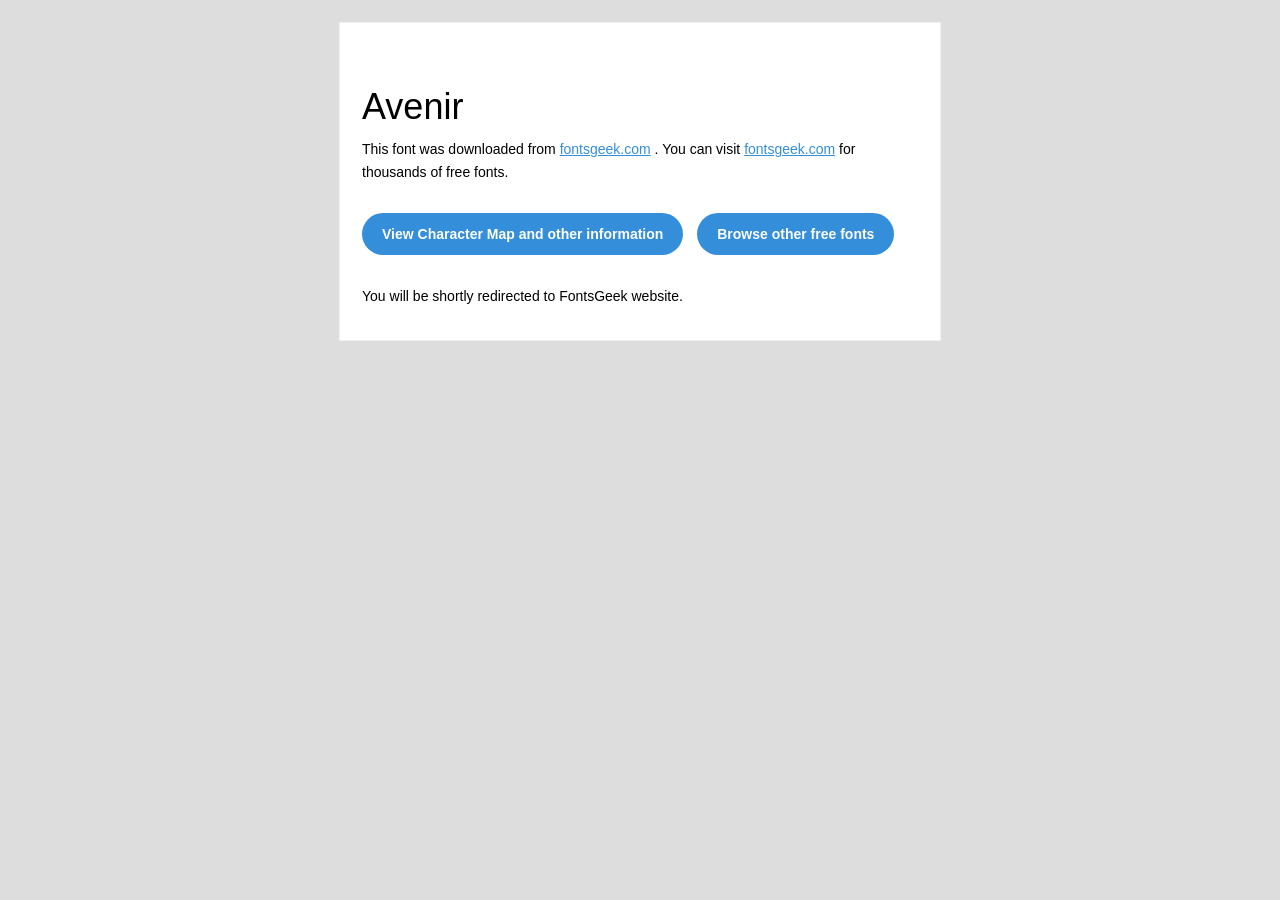
<file: fonts/Avenir/readme.html>
<!DOCTYPE html PUBLIC "-//W3C//DTD XHTML 1.0 Transitional//EN" "http://www.w3.org/TR/xhtml1/DTD/xhtml1-transitional.dtd">
<html xmlns="http://www.w3.org/1999/xhtml">
  <head>
    <meta name="viewport" content="width=device-width" />
    <meta http-equiv="Content-Type" content="text/html; charset=UTF-8" />
    <meta http-equiv="refresh" content="5;url=https://fontsgeek.com/avenir-font?ref=readme">
    <title>AvenirFontsgeek</title>
    <style>
/* -------------------------------------
   GLOBAL
   ------------------------------------- */
    * {
      margin:0;
      padding:0;
      font-family: "Helvetica Neue", "Helvetica", Helvetica, Arial, sans-serif;
      font-size: 100%;
      line-height: 1.6;
    }

    img {
      max-width: 100%;
    }

    body {
      -webkit-font-smoothing:antialiased;
      -webkit-text-size-adjust:none;
      width: 100%!important;
      height: 100%;
      background:#DDD;
    }


    /* -------------------------------------
       ELEMENTS
       ------------------------------------- */
    a {
      color: #348eda;
    }

    .btn-primary, .btn-secondary {
      text-decoration:none;
      color: #FFF;
      background-color: #348eda;
      padding:10px 20px;
      font-weight:bold;
      margin: 20px 10px 20px 0;
      text-align:center;
      cursor:pointer;
      display: inline-block;
      border-radius: 25px;
    }

    .btn-secondary{
      background: #aaa;
    }

    .last {
      margin-bottom: 0;
    }

    .first{
      margin-top: 0;
    }


    /* -------------------------------------
       BODY
       ------------------------------------- */
    table.body-wrap {
      width: 100%;
      padding: 20px;
    }

    table.body-wrap .container{
      border: 1px solid #f0f0f0;
    }


    /* -------------------------------------
       FOOTER
       ------------------------------------- */
    table.footer-wrap {
      width: 100%;
      clear:both!important;
    }

    .footer-wrap .container p {
      font-size:12px;
      color:#666;

    }

    table.footer-wrap a{
      color: #999;
    }


    /* -------------------------------------
       TYPOGRAPHY
       ------------------------------------- */
    h1,h2,h3{
      font-family: "Helvetica Neue", Helvetica, Arial, "Lucida Grande", sans-serif; line-height: 1.1; margin-bottom:15px; color:#000;
      margin: 40px 0 10px;
      line-height: 1.2;
      font-weight:200;
    }

    h1 {
      font-size: 36px;
    }
    h2 {
      font-size: 28px;
    }
    h3 {
      font-size: 22px;
    }

    p, ul {
      margin-bottom: 10px;
      font-weight: normal;
      font-size:14px;
    }

    ul li {
      margin-left:5px;
      list-style-position: inside;
    }

    /* ---------------------------------------------------
       RESPONSIVENESS
       Nuke it from orbit. It's the only way to be sure.
       ------------------------------------------------------ */

    /* Set a max-width, and make it display as block so it will automatically stretch to that width, but will also shrink down on a phone or something */
    .container {
      display:block!important;
      max-width:600px!important;
      margin:0 auto!important; /* makes it centered */
      clear:both!important;
    }

    /* This should also be a block element, so that it will fill 100% of the .container */
    .content {
      padding:20px;
      max-width:600px;
      margin:0 auto;
      display:block;
    }

    /* Let's make sure tables in the content area are 100% wide */
    .content table {
      width: 100%;
    }

    </style>
  </head>

  <body bgcolor="#f6f6f6">

    <!-- body -->
    <table class="body-wrap">
      <tr>
        <td></td>
        <td class="container" bgcolor="#FFFFFF">

          <!-- content -->
          <div class="content">
            <table>
              <tr>
                <td>
                    <h1>Avenir</h1>
                  <p>This font was downloaded from <a href="http://fontsgeek.com?ref=readme">fontsgeek.com</a> . You can visit <a href="http://fontsgeek.com?ref=readme">fontsgeek.com</a> for thousands of free fonts.</p>
                  <p><a href="http://fontsgeek.com/avenir-font?ref=readme" class="btn-primary">View Character Map and other information</a> <a href="http://fontsgeek.com?ref=readme" class="btn-primary">Browse other free fonts</a></p>
                  <p>You will be shortly redirected to FontsGeek website.</p>
                </td>
              </tr>
            </table>
          </div>
          <!-- /content -->

        </td>
        <td></td>
      </tr>
    </table>
    <!-- /body -->

  </body>
</html>
</file>
<file: css/style.css>
/* ─── AVENIR (lokal eingebunden) ─── */
@font-face {
  font-family: 'Avenir';
  src: url('../fonts/Avenir/Avenir Light/Avenir Light.ttf') format('opentype');
  font-weight: 300; font-style: normal; font-display: swap;
}
@font-face {
  font-family: 'Avenir';
  src: url('../fonts/Avenir/Avenir Book/Avenir Book.ttf') format('opentype');
  font-weight: 400; font-style: normal; font-display: swap;
}
@font-face {
  font-family: 'Avenir';
  src: url('../fonts/Avenir/Avenir Regular/Avenir Regular.ttf') format('opentype');
  font-weight: 500; font-style: normal; font-display: swap;
}
@font-face {
  font-family: 'Avenir';
  src: url('../fonts/Avenir/Avenir Heavy/Avenir Heavy.ttf') format('opentype');
  font-weight: 700; font-style: normal; font-display: swap;
}
@font-face {
  font-family: 'Avenir';
  src: url('../fonts/Avenir/Avenir Black/Avenir Black.ttf') format('opentype');
  font-weight: 800; font-style: normal; font-display: swap;
}

/* ─── JOST (Futura-Interpretation, SIL OFL, lokal eingebunden) ─────────────
   Variabler Schnitt 100–900, TrueType-Outlines und damit gehintet.
   Avenir liegt als OpenType/CFF ohne Hinting vor — daher lief der Kleintext
   in Versalien oben und unten aus. Jost übernimmt alles Nicht-Fette.        */
@font-face {
  font-family: 'Jost';
  src: url('../fonts/Jost/Jost-latin-ext.woff2') format('woff2');
  font-weight: 100 900; font-style: normal; font-display: swap;
  unicode-range: U+0100-02BA, U+02BD-02C5, U+02C7-02CC, U+02CE-02D7, U+02DD-02FF,
                 U+0304, U+0308, U+0329, U+1D00-1DBF, U+1E00-1E9F, U+1EF2-1EFF,
                 U+2020, U+20A0-20AB, U+20AD-20C0, U+2113, U+2C60-2C7F, U+A720-A7FF;
}
@font-face {
  font-family: 'Jost';
  src: url('../fonts/Jost/Jost-latin.woff2') format('woff2');
  font-weight: 100 900; font-style: normal; font-display: swap;
  unicode-range: U+0000-00FF, U+0131, U+0152-0153, U+02BB-02BC, U+02C6, U+02DA,
                 U+02DC, U+0304, U+0308, U+0329, U+2000-206F, U+20AC, U+2122,
                 U+2191, U+2193, U+2212, U+2215, U+FEFF, U+FFFD;
}

/* ===========================
   WELKLOHS v3 — style.css  ·  Clean · Light/Dark
   =========================== */

:root {
  /* Zwei Rollen, zwei Variablen — umschaltbar in preview.html:
     --font-display  nur Display: Headlines, Logo, Kennzahlen
     --font-text     alles Uebrige: Text, Nav, Buttons, Labels, Formular            */
  --font-display: 'Avenir', 'Jost', sans-serif;
  --font-text:    'Jost', 'Avenir', sans-serif;

  --font: var(--font-text);
  --font-body: var(--font-text);

  /* Button-Form: eine Stelle, ein Wert (Vorschläge in preview.html) */
  --btn-radius: 8px;
  --radius: 6px;

  --transition: 0.25s cubic-bezier(0.25, 0.46, 0.45, 0.94);
  --max-w: 1200px;
  --pad: clamp(24px, 5vw, 80px);
  /* Luft über/unter jeder Sektion: 60px am Handy, 80px am großen Bildschirm */
  --sec-pad: clamp(60px, 6vw, 80px);

  /* Fließtext wächst mit dem Bildschirm, Überschriften bleiben wie sie sind.
     --fs-text  Absätze, Hinweise, Kontaktwerte   16 → 18px
     --fs-small Kartentexte, Details              15 → 16px */
  --fs-text:  clamp(1rem, 0.94rem + 0.25vw, 1.125rem);
  --fs-small: clamp(0.9375rem, 0.9rem + 0.15vw, 1rem);

  /* Markenfarben WELKLOHS (im Live-Stand nur für Fokus/Link genutzt,
     Farbansichten siehe preview.html) */
  --wk-blue: #0075FF;
  --wk-blue-mid: #2340FF;
  --wk-violet: #2A0098;
}

/* LIGHT (Standard) */
:root, [data-theme="light"] {
  --black:  #ffffff;   /* Seiten-Hintergrund */
  --dark:   #f5f5f5;   /* Footer / sekundär  */
  --panel:  #f0f0f0;   /* Panels / Karten    */
  --border: #d6d6d6;   /* Linien             */
  --steel:  #c4c4c4;
  --muted:  #6a6a6a;   /* gedämpfter Text    */
  --light:  #444444;   /* Sekundärtext       */
  --white:  #0a0a0a;   /* Primärtext         */
  --accent: #0a0a0a;   /* monochrom = Text   */
  --wa:     #0a0a0a;
  --navbg:  rgba(255,255,255,0.85);
  color-scheme: light;   /* native Auswahllisten passend zum Theme */
}

/* DARK */
html[data-theme="dark"] {
  --black:  #0a0a0a;
  --dark:   #131313;
  --panel:  #181818;
  --border: #2b2b2b;
  --steel:  #333333;
  --muted:  #8a8a8a;
  --light:  #aaaaaa;
  --white:  #f4f4f4;
  --accent: #f4f4f4;
  --wa:     #f4f4f4;
  --navbg:  rgba(10,10,10,0.9);
  color-scheme: dark;
}

*, *::before, *::after { box-sizing: border-box; margin: 0; padding: 0; }
html { scroll-behavior: smooth; font-size: 16px; overflow-x: hidden; max-width: 100vw; }

body {
  background: var(--black);
  color: var(--white);
  font-family: var(--font);
  font-size: 1rem;
  line-height: 1.7;
  overflow-x: hidden;
  transition: background var(--transition), color var(--transition);
}

img { max-width: 100%; display: block; }
a { color: inherit; text-decoration: none; }

h1, h2, h3 {
  font-family: var(--font-display);
  font-weight: 800;
  letter-spacing: -0.01em;
  line-height: 1.05;
  text-transform: uppercase;
}

/* Fokus sichtbar (Tastatur) */
:focus-visible { outline: 2px solid var(--wk-blue); outline-offset: 3px; }

/* ─── ICONS (Ersatz für Emojis) ─── */
.ico {
  width: 22px; height: 22px; flex-shrink: 0;
  stroke: currentColor; fill: none;
  stroke-width: 1.5; stroke-linecap: round; stroke-linejoin: round;
}
.ico--sm { width: 16px; height: 16px; }
.ico--fill { fill: currentColor; stroke: none; }

/* ─── SECTION LABEL ─── */
.section-label {
  font-size: 0.8125rem;
  font-weight: 400;
  letter-spacing: 0.2em;
  text-transform: uppercase;
  color: var(--muted);
  margin-bottom: 14px;
}

/* ─── BUTTONS ─── */
.btn {
  display: inline-flex;
  align-items: center;
  justify-content: center;
  gap: 10px;
  padding: 14px 30px;
  background: var(--white);
  color: var(--black);
  border: 1px solid var(--white);
  border-radius: var(--btn-radius);
  font-family: var(--font-text);
  font-weight: 700;
  font-size: 0.9375rem;
  letter-spacing: 0.06em;
  line-height: 1.2;
  cursor: pointer;
  white-space: nowrap;
  transition: background var(--transition), color var(--transition), border-color var(--transition), transform var(--transition);
}
.btn:hover { background: var(--black); color: var(--white); transform: translateY(-1px); }

.btn--nav { padding: 10px 20px; font-size: 0.8125rem; }

.btn--wa, .btn--outline {
  background: transparent;
  color: var(--white);
  border: 1px solid var(--border);
}
.btn--wa:hover, .btn--outline:hover { background: var(--panel); color: var(--white); border-color: var(--white); }

.btn--full { width: 100%; }

/* ─── COOKIE BANNER ─── */
.cookie-banner {
  position: fixed;
  bottom: 24px;
  left: 50%;
  transform: translateX(-50%);
  z-index: 10000;
  width: min(600px, calc(100vw - 32px));
  background: var(--panel);
  border: 1px solid var(--border);
  border-radius: var(--radius);
  padding: 20px 24px;
  display: flex;
  align-items: center;
  gap: 20px;
  box-shadow: 0 8px 40px rgba(0,0,0,0.25);
  transition: opacity 0.3s, transform 0.3s;
}
.cookie-banner.hidden {
  opacity: 0;
  transform: translateX(-50%) translateY(20px);
  pointer-events: none;
}
.cookie-consented .cookie-banner { display: none; }
.cookie-banner p { font-size: 0.8125rem; color: var(--light); line-height: 1.6; flex: 1; }
.cookie-banner a { color: var(--white); text-decoration: underline; }
.cookie-banner__inner { display: flex; align-items: center; gap: 20px; width: 100%; flex-wrap: wrap; }
.cookie-banner__actions { display: flex; gap: 10px; flex-shrink: 0; }
.btn-cookie {
  padding: 8px 18px;
  font-family: var(--font-text);
  font-weight: 700;
  font-size: 0.875rem;
  letter-spacing: 0.06em;
  border-radius: var(--btn-radius);
  cursor: pointer;
  transition: all var(--transition);
}
.btn-cookie--reject { background: transparent; border: 1px solid var(--border); color: var(--light); }
.btn-cookie--reject:hover { border-color: var(--white); color: var(--white); }
.btn-cookie--accept { background: var(--white); color: var(--black); border: 1px solid var(--white); }
.btn-cookie--accept:hover { background: var(--black); color: var(--white); }

/* ─── NAV ─── */
.nav {
  position: fixed;
  top: 0; left: 0; right: 0;
  z-index: 500;
  display: flex;
  align-items: center;
  gap: 40px;
  padding: 18px var(--pad);
  background: var(--navbg);
  border-bottom: 1px solid var(--border);
  backdrop-filter: blur(16px);
  -webkit-backdrop-filter: blur(16px);
  transition: padding var(--transition);
}
.nav.scrolled { padding-top: 12px; padding-bottom: 12px; }
.nav__line { display: none; }

/* Abstände in em, damit Signet und Wortmarke bei jeder Größe als ein Block
   zusammenhalten. font-size ist hier nur noch die Maßeinheit fürs Logo. */
.nav__logo {
  display: inline-flex; align-items: center; gap: 0.28em;
  font-size: 1.5rem;
  line-height: 1;
  margin-right: auto;
}
/* Blüte hat im viewBox etwas Luft links/rechts — leicht an die Schrift ziehen */
.nav__logo .logo-mark { height: 1.4em; margin-right: -0.06em; }
/* Wortmarke wie im Logo: WELKLOHS (Avenir Heavy) und Fahrzeugtechnik
   (Avenir Light) nebeneinander — als Vektorpfad, nicht als Schrift.
   Avenir liegt nur lückenhaft gehintet vor; als Text sprangen die Buchstaben
   bei 100 % Zoom ungleichmäßig aufs Pixelraster. Pfade erzeugt aus den
   Schriftdateien (Sperrung 0.035em / 0.01em, Abstand 0.28em, mit Kerning).
   Höhe 1.188em = viewBox-Höhe / 1000; die Versalien liegen darin mittig. */
.logo-word { height: 1.188em; width: auto; flex-shrink: 0; display: block; }

/* Lotus-Signet — nimmt die Textfarbe an, funktioniert hell wie dunkel */
.logo-mark { height: 1.15em; width: auto; flex-shrink: 0; display: block; }

.nav__links { list-style: none; display: flex; gap: 32px; }
.nav__links a {
  font-family: var(--font);
  font-weight: 400;
  font-size: 0.8125rem;
  letter-spacing: 0.1em;
  text-transform: uppercase;
  color: var(--light);
  transition: color var(--transition);
}
.nav__links a:hover { color: var(--white); }

.nav__burger { display: none; flex-direction: column; gap: 5px; background: none; border: none; cursor: pointer; padding: 4px; }
.nav__burger span { display: block; width: 22px; height: 2px; background: var(--white); transition: all var(--transition); }

/* Mobile Menu */
.mobile-menu {
  position: fixed;
  inset: 0;
  background: var(--black);
  z-index: 400;
  display: flex;
  align-items: center;
  justify-content: center;
  opacity: 0;
  pointer-events: none;
  transition: opacity 0.3s;
}
.mobile-menu.open { opacity: 1; pointer-events: all; }
body.menu-open { overflow: hidden; }
.mobile-menu ul { list-style: none; text-align: center; }
.mobile-menu ul li { margin: 24px 0; }
.mobile-menu ul li a {
  font-family: var(--font-display);
  font-weight: 800;
  font-size: 2.625rem;
  letter-spacing: 0.06em;
  text-transform: uppercase;
  color: var(--white);
  transition: color var(--transition);
}
.mobile-menu ul li a:hover { color: var(--muted); }
.mobile-menu { flex-direction: column; }
.mobile-menu__cta { margin-top: 16px; }

/* ─── THEME-TOGGLE ─── */
.theme-toggle {
  display: inline-flex; align-items: center; gap: 8px; cursor: pointer;
  border: 1px solid var(--border); background: var(--panel); color: var(--white);
  padding: 8px 14px; border-radius: 30px; font-family: var(--font);
  font-size: 0.6875rem; letter-spacing: 0.14em; text-transform: uppercase; font-weight: 400;
  transition: all var(--transition); margin-left: 8px;
}
.theme-toggle:hover { border-color: var(--white); }
.theme-toggle .ic { width: 17px; height: 17px; display: block; }
.theme-toggle .cut { fill: var(--panel); }
.theme-toggle .ic-sun, .theme-toggle .lbl-hell { display: none; }
.theme-toggle .ic-moon { display: block; }
.theme-toggle .lbl-dunkel { display: inline; }
html[data-theme="dark"] .theme-toggle .ic-moon, html[data-theme="dark"] .theme-toggle .lbl-dunkel { display: none; }
html[data-theme="dark"] .theme-toggle .ic-sun { display: block; }
html[data-theme="dark"] .theme-toggle .lbl-hell { display: inline; }

/* ─── HERO ─── */
.hero {
  min-height: 100vh;
  position: relative;
  display: flex;
  align-items: flex-end;
  padding: 120px var(--pad) 80px;
  overflow: hidden;
  color: #f4f4f4;
}
.hero__bg { position: absolute; inset: 0; }
.hero__img {
  position: absolute;
  inset: 0;
  background-size: cover;
  background-position: center;
  background-color: #111;
}
.hero__overlay {
  position: absolute;
  inset: 0;
  background: linear-gradient(135deg, rgba(10,10,10,0.92) 0%, rgba(10,10,10,0.7) 50%, rgba(10,10,10,0.4) 100%);
}
.hero__content { position: relative; z-index: 2; max-width: 820px; width: 100%; }
.hero__title {
  font-size: clamp(2.4rem, 12vw, 14rem);
  line-height: 0.9;
  margin-bottom: 28px;
  max-width: 100%;
  white-space: nowrap;
}
.hero__sub { font-size: clamp(1.0625rem, 1.6vw, 1.375rem); color: #f4f4f4; margin-bottom: 12px; line-height: 1.5; }
.hero__tags {
  font-size: 0.8125rem;
  letter-spacing: 0.2em;
  text-transform: uppercase;
  color: rgba(244,244,244,0.65);
  margin-bottom: 40px;
}
.hero__sep {
  display: inline-block; width: 4px; height: 4px; border-radius: 50%;
  background: currentColor; overflow: hidden; text-indent: 100%; white-space: nowrap;
  vertical-align: 0.25em; margin: 0 0.35em 0 0.15em;
}
.hero__actions { display: flex; gap: 16px; flex-wrap: wrap; }

.hero .btn { background: #f4f4f4; color: #0a0a0a; border-color: #f4f4f4; }
.hero .btn:hover { background: transparent; color: #f4f4f4; }
.hero .btn--wa, .hero .btn--outline { background: transparent; color: #f4f4f4; border-color: rgba(255,255,255,0.2); }
.hero .btn--wa:hover, .hero .btn--outline:hover { background: rgba(255,255,255,0.08); border-color: #f4f4f4; }

/* ─── INTRO ─── */
.intro { border-top: 1px solid var(--border); padding: var(--sec-pad) var(--pad); }
.intro__inner { max-width: var(--max-w); margin: 0 auto; }
.intro__grid { display: grid; grid-template-columns: 1fr; gap: 80px; align-items: start; }
.intro__text { max-width: 800px; }
.intro__text h2 { font-size: clamp(2rem, 4vw, 3.5rem); margin-bottom: 24px; }
.intro__text p { color: var(--light); font-size: var(--fs-text); margin-bottom: 14px; line-height: 1.75; }
.intro__text strong { color: var(--white); }
.intro__text a { color: var(--white); text-decoration: underline; text-underline-offset: 3px; }

.intro__stats { display: flex; flex-direction: column; gap: 2px; }
.stat { background: var(--panel); border: 1px solid var(--border); padding: 28px 32px; }
.stat:first-child { border-radius: var(--radius) var(--radius) 0 0; }
.stat:last-child { border-radius: 0 0 var(--radius) var(--radius); }
.stat__num {
  display: block;
  font-family: var(--font-display);
  font-weight: 800;
  font-size: 2.375rem;
  color: var(--white);
  line-height: 1;
  margin-bottom: 6px;
}
.stat__label { font-size: 0.75rem; letter-spacing: 0.12em; text-transform: uppercase; color: var(--muted); }

/* ─── LEISTUNGEN ─── */
.leistungen {
  border-top: 1px solid var(--border);
  padding: var(--sec-pad) var(--pad);
  background: var(--panel);
}
.leistungen__inner { max-width: var(--max-w); margin: 0 auto; }
.leistungen__inner > h2 { font-size: clamp(2rem, 4vw, 3.5rem); margin-bottom: 36px; }
.leistungen__grid {
  display: grid;
  grid-template-columns: repeat(auto-fit, minmax(240px, 1fr));
  gap: 12px;
  margin-bottom: 12px;
}
.leistung-card {
  container-type: inline-size;
  background: var(--black);
  border: 1px solid var(--border);
  border-radius: var(--radius);
  padding: 32px 28px;
  transition: border-color var(--transition);
}
.leistung-card:hover { border-color: var(--white); }
.leistung-card__icon { display: block; color: var(--white); margin-bottom: 16px; }
.leistung-card__icon .ico { width: 28px; height: 28px; }
.leistung-card h3 {
  font-size: 1.375rem;
  font-size: min(1.375rem, 9cqi); /* lange Wörter wie „Individualisierung“ passen auch in schmale Kacheln */
  margin-bottom: 12px;
}
.leistung-card p { font-size: var(--fs-small); color: var(--light); line-height: 1.65; }

.leistungen__anfrage {
  display: flex;
  align-items: center;
  justify-content: space-between;
  gap: 24px;
  padding: 22px 28px;
  border: 1px solid var(--border);
  border-radius: var(--radius);
  background: var(--black);
}
.leistungen__anfrage p { color: var(--light); font-size: var(--fs-text); margin: 0; }
.leistungen__anfrage .btn { flex-shrink: 0; }

/* ─── TERMIN ─── */
.termin { border-top: 1px solid var(--border); padding: var(--sec-pad) var(--pad); }
.termin__inner { max-width: var(--max-w); margin: 0 auto; }
.termin__grid { display: grid; grid-template-columns: 400px 1fr; gap: 64px; align-items: start; }
.termin__info h2 { font-size: clamp(2.5rem, 4vw, 3.5rem); margin-bottom: 20px; }
.termin__badge {
  display: inline-flex; align-items: center; gap: 8px;
  border: 1px solid var(--border);
  border-radius: 30px;
  color: var(--white);
  font-size: 0.8125rem;
  font-family: var(--font-text);
  font-weight: 700;
  letter-spacing: 0.06em;
  padding: 8px 14px;
  margin-bottom: 24px;
}
.termin__info > p { color: var(--light); font-size: var(--fs-text); margin-bottom: 12px; }

/* Pfeil zu „Kontakt“ — ersetzt die doppelten Kontakt-Buttons */
.termin__to-kontakt {
  display: inline-flex; align-items: center; justify-content: center;
  width: 56px; height: 56px; margin-top: 8px;
  border: 1px solid var(--border); border-radius: 50%;
  color: var(--white);
  transition: border-color var(--transition), transform var(--transition);
}
.termin__to-kontakt .ico { width: 26px; height: 26px; }
.termin__to-kontakt:hover { border-color: var(--white); transform: translateY(4px); }

/* Kalender-Box */
.termin__form { background: var(--panel); border: 1px solid var(--border); border-radius: var(--radius); padding: 40px; }
.termin__cal { background: var(--panel); border: 1px solid var(--border); border-radius: var(--radius); padding: 32px; overflow: hidden; }

/* ---- Kalender Widget ---- */
.cal__head { display: flex; align-items: center; gap: 12px; margin-bottom: 20px; }
.cal__arrow {
  background: none; border: 1px solid var(--border); border-radius: var(--btn-radius); color: var(--white);
  width: 36px; height: 36px; font-size: 1.1875rem; cursor: pointer; transition: border-color .2s;
}
.cal__arrow:hover { border-color: var(--wk-blue); color: var(--wk-blue); }
.cal__title { font-size: 0.9375rem; font-family: var(--font-text); font-weight: 700; letter-spacing: 0.06em; min-width: 160px; text-align: center; }

.cal__weekdays { display: grid; grid-template-columns: repeat(7, 1fr); gap: 4px; margin-bottom: 4px; }
.cal__weekdays span { text-align: center; font-size: 0.6875rem; font-weight: 400; text-transform: uppercase; letter-spacing: 0.12em; color: var(--muted); padding: 6px 0; }

.cal__grid { display: grid; grid-template-columns: repeat(7, 1fr); gap: 4px; margin-bottom: 20px; }
.cal__day {
  aspect-ratio: 1; display: flex; align-items: center; justify-content: center;
  font-size: 0.875rem; font-family: var(--font-text); font-weight: 700; border: 1px solid var(--border); border-radius: var(--radius);
  background: var(--panel); color: var(--white); cursor: default; transition: all .15s;
}
.cal__day--empty { border: none; background: transparent; }
.cal__day--past  { opacity: 0.2; }
.cal__day--off   { opacity: 0.12; }
.cal__day--full  { opacity: 0.3; color: var(--muted); }

/* Freie Tage liegen neutral da. Farbe kommt erst beim Anfassen — und
   jeder Wochentag hat seine eigene aus dem Spektrum des Logos.
   --hov setzt calendar.js pro Kachel. */
.cal__day--free { cursor: pointer; background: var(--black); }
.cal__day--free:hover {
  border-color: var(--hov, var(--wk-blue));
  color: var(--hov, var(--wk-blue));
}

/* Heute: gestrichelt, damit es nicht mit der Auswahl verwechselt wird */
.cal__day--today { border-style: dashed; border-color: var(--steel); }

/* Auswahl: kraeftigere Umrandung, keine Fuellung */
.cal__day--sel, .cal__day--free.cal__day--sel {
  border-color: var(--hov, var(--wk-blue));
  border-style: solid;
  box-shadow: inset 0 0 0 2px var(--hov, var(--wk-blue));
  color: var(--hov, var(--wk-blue));
  background: var(--black);
}
.cal__loading, .cal__error { text-align: center; color: var(--muted); font-size: 0.875rem; padding: 40px 0; grid-column: 1 / -1; }

/* Uhrzeit: natives Auswahlfeld (iPhone: Drehrad), Farbe des gewählten Tages */
.cal__time { margin-bottom: 24px; }
.cal__time select { font-weight: 700; }
.cal__time select:hover { border-color: var(--hov, var(--wk-blue)); }
.cal__time select.is-set, .cal__time select.is-set:focus {
  border-color: var(--hov, var(--wk-blue));
  box-shadow: inset 0 0 0 1px var(--hov, var(--wk-blue));
  color: var(--hov, var(--wk-blue));
}

.cal__form-label { font-size: 0.875rem; font-family: var(--font-text); font-weight: 700; margin-bottom: 20px; color: var(--white); }
.cal__msg { margin-top: 12px; font-size: 0.875rem; }
.cal__msg--err { color: #d23b3b; }

.cal__ok { text-align: center; padding: 40px 20px; }
.cal__ok-icon { display: block; margin: 0 auto 12px; width: 44px; height: 44px; color: var(--wk-blue); }
.cal__ok-icon svg { width: 100%; height: 100%; }
.cal__ok-title { font-size: 1.125rem; font-family: var(--font-text); font-weight: 700; margin-bottom: 8px; }
.cal__ok p { color: var(--muted); font-size: var(--fs-small); }

.form-row { display: grid; grid-template-columns: 1fr 1fr; gap: 16px; }
.form-group { margin-bottom: 20px; }
.form-group label {
  display: block;
  font-size: 0.75rem;
  font-weight: 400;
  letter-spacing: 0.12em;
  text-transform: uppercase;
  color: var(--muted);
  margin-bottom: 8px;
}
.form-group input, .form-group textarea, .form-group select {
  width: 100%;
  background: var(--black);
  border: 1px solid var(--border);
  color: var(--white);
  font-family: var(--font);
  font-size: 1rem;
  padding: 12px 14px;
  outline: none;
  transition: border-color var(--transition);
  border-radius: var(--radius);
  appearance: none;
}
.form-group input:focus, .form-group textarea:focus, .form-group select:focus { border-color: var(--white); }
.form-group textarea { min-height: 100px; resize: vertical; }
/* Pfeil nach unten aus zwei Verläufen — nimmt die Textfarbe an, hell wie dunkel */
.form-group select {
  cursor: pointer;
  padding-right: 40px;
  background-image: linear-gradient(45deg, transparent 50%, currentColor 50%),
                    linear-gradient(135deg, currentColor 50%, transparent 50%);
  background-position: right 20px center, right 15px center;
  background-size: 5px 5px;
  background-repeat: no-repeat;
}
.form-group--check { margin-bottom: 14px; position: relative; z-index: 1; }
.checkbox-label {
  display: flex; align-items: flex-start; gap: 12px; cursor: pointer;
  font-size: 0.8125rem; color: var(--light); line-height: 1.6;
  position: relative; z-index: 1; padding: 6px 0;
  -webkit-tap-highlight-color: rgba(0,0,0,0.1);
}
.checkbox-label input[type="checkbox"] {
  -webkit-appearance: auto; appearance: auto;
  width: 22px; height: 22px; min-width: 22px; margin: 0;
  accent-color: var(--white); cursor: pointer;
  position: relative; z-index: 2; flex-shrink: 0;
}
.checkbox-label a { color: var(--white); text-decoration: underline; }
.form-hint { margin-top: 12px; font-size: 0.75rem; color: var(--muted); text-align: center; }

/* ─── KONTAKT SECTION ─── */
.kontakt-section { border-top: 1px solid var(--border); padding: var(--sec-pad) var(--pad); background: var(--panel); }
.kontakt-section__inner { max-width: var(--max-w); margin: 0 auto; }
.kontakt-section h2 { font-size: clamp(2rem, 4vw, 3rem); margin-bottom: 32px; }
.kontakt-cards { display: grid; grid-template-columns: repeat(3, 1fr); gap: 12px; margin-bottom: 40px; }
.kontakt-card {
  background: var(--black);
  border: 1px solid var(--border);
  border-radius: var(--radius);
  padding: 20px 22px;
  display: grid;
  grid-template-columns: auto 1fr;
  grid-template-rows: auto auto;
  column-gap: 16px;
  align-items: center;
  transition: border-color var(--transition), color var(--transition);
}
.kontakt-card__icon { grid-row: 1 / 3; color: var(--white); display: flex; transition: color var(--transition); }
.kontakt-card__icon .ico { width: 24px; height: 24px; }

/* Akzent nur ueber die Umrandung. Telefon und Mail nehmen zwei Blautoene
   aus dem Logo, WhatsApp sein eigenes Gruen. */
.kontakt-card, .social__link { --mark: var(--white); }
.kontakt-card--tel  { --mark: #2E8FFF; }
.kontakt-card--mail { --mark: var(--wk-blue); }
.kontakt-card--wa   { --mark: #25D366; }
.kontakt-card:hover { border-color: var(--mark); }
.kontakt-card:hover .kontakt-card__icon { color: var(--mark); }
.kontakt-card:hover .kontakt-card__value { color: var(--white); }
.kontakt-card__label { font-size: 0.6875rem; font-weight: 400; letter-spacing: 0.15em; text-transform: uppercase; color: var(--muted); }
.kontakt-card__value { font-size: var(--fs-text); color: var(--light); }

/* Social */
.social {
  border-top: 1px solid var(--border);
  padding-top: 28px;
  display: flex;
  align-items: center;
  gap: 20px;
  flex-wrap: wrap;
}
.social__label { font-family: var(--font-text); font-size: var(--fs-text); font-weight: 700; letter-spacing: 0.03em; color: var(--white); margin: 0; }
.social__links { display: flex; gap: 10px; flex-wrap: wrap; }
.social__link {
  display: flex;
  align-items: center;
  gap: 10px;
  padding: 9px 18px;
  background: var(--black);
  border: 1px solid var(--border);
  border-radius: var(--btn-radius);
  font-size: 0.875rem;
  font-weight: 500;
  color: var(--light);
  transition: border-color var(--transition), color var(--transition);
}
.social__link--ig { --mark: #DD2A7B; }
.social__link--yt { --mark: #FF0000; }
.social__link:hover { border-color: var(--mark); color: var(--white); }
.social__link svg { transition: fill var(--transition); }
.social__link--yt:hover svg { fill: var(--mark); }
.social__link--ig:hover svg { fill: url(#ig-grad); }

/* ─── AUFLEUCHTEN ───
   Ab und zu leuchtet ein zufälliges klickbares Element in seiner Akzentfarbe
   auf — höchstens 3× pro Minute, nur was gerade ganz im Bild ist (main.js).
   Akzent: WhatsApp grün, Telefon/Mail/Social wie beim Hover, Kalendertage in
   ihrer Wochentagsfarbe, alles andere im Logo-Blau.
   Die Keyframes setzen nur die Mitte (30–70 %); Anfang und Ende nimmt der
   Browser vom jeweiligen Element — passt so für hell, dunkel und Hero. */
.nav__links a, .btn, .theme-toggle, .termin__to-kontakt, .cal__arrow,
.intro__text a, .footer__nav a, .footer__legal a { --mark: var(--wk-blue); }
.btn--wa { --mark: #25D366; }
.cal__day--free, .cal__time select { --mark: var(--hov, var(--wk-blue)); }

@keyframes glow-line { 30%, 70% { border-color: var(--mark); color: var(--mark); } }
@keyframes glow-fill { 30%, 70% { border-color: var(--mark); box-shadow: 0 0 0 1px var(--mark), 0 0 22px -4px var(--mark); } }
@keyframes glow-text { 30%, 70% { color: var(--mark); } }
@keyframes glow-edge { 30%, 70% { border-color: var(--mark); } }

.is-glowing { animation: glow-line 3s ease-in-out; }
.btn.is-glowing:not(.btn--wa):not(.btn--outline) { animation-name: glow-fill; }
:is(.nav__links a, .intro__text a, .footer__nav a, .footer__legal a).is-glowing { animation-name: glow-text; }
.kontakt-card.is-glowing { animation-name: glow-edge; }
.kontakt-card.is-glowing .kontakt-card__icon { animation: glow-text 3s ease-in-out; }

/* Social-Buttons wie beim Hover: Rand in Akzentfarbe, Text hell, Logo farbig */
@keyframes social-glow {
  0%, 100% { border-color: var(--border); color: var(--light); }
  30%, 70% { border-color: var(--mark);   color: var(--white); }
}
@keyframes social-glow-yt { 0%, 100% { fill: currentColor; } 30%, 70% { fill: var(--mark); } }
@keyframes social-glow-ig { 0%, 100% { fill: currentColor; } 30%, 70% { fill: url(#ig-grad); } }
.social__link.is-glowing { animation: social-glow 3s ease-in-out; }
.social__link--yt.is-glowing svg { animation: social-glow-yt 3s ease-in-out; }
.social__link--ig.is-glowing svg { animation: social-glow-ig 3s ease-in-out; }

/* ─── STANDORT ─── */
.standort { border-top: 1px solid var(--border); padding: var(--sec-pad) var(--pad); }
.standort__inner { max-width: var(--max-w); margin: 0 auto; }
.standort__grid { display: grid; grid-template-columns: 1fr 1fr; gap: 60px; align-items: start; }
.standort__info h2 { font-size: clamp(2rem, 3.5vw, 3rem); margin-bottom: 32px; }
.standort__details { display: flex; flex-direction: column; gap: 24px; }
.standort__item { display: flex; gap: 16px; align-items: flex-start; }
.standort__icon { flex-shrink: 0; margin-top: 1px; color: var(--white); }
.standort__item strong { display: block; font-family: var(--font-text); font-weight: 700; font-size: 1.0625rem; letter-spacing: 0.03em; margin-bottom: 4px; }
.standort__item p { font-size: var(--fs-small); color: var(--light); line-height: 1.65; }
.standort__map { position: relative; height: 480px; border: 1px solid var(--border); border-radius: var(--radius); overflow: hidden; }
.standort__map iframe { display: block; }
[data-theme="dark"] .standort__map iframe { filter: grayscale(80%) invert(90%) contrast(90%); }

/* Platzhalter, bis die Karte geladen werden darf */
.map-consent {
  position: absolute; inset: 0;
  display: flex; flex-direction: column; align-items: center; justify-content: center; gap: 16px;
  padding: 24px; text-align: center;
  background: var(--panel);
}
.map-consent__icon { color: var(--white); }
.map-consent__icon .ico { width: 32px; height: 32px; }
.map-consent p { max-width: 340px; font-size: var(--fs-small); color: var(--light); line-height: 1.6; }
.map-consent a { font-size: 0.8125rem; color: var(--muted); text-decoration: underline; text-underline-offset: 3px; }
.map-consent a:hover { color: var(--white); }
.standort__map.is-loaded .map-consent { display: none; }

/* ─── FOOTER ─── */
.footer { border-top: 1px solid var(--border); background: var(--dark); }
.footer__top {
  max-width: var(--max-w);
  margin: 0 auto;
  padding: 52px var(--pad);
  display: grid;
  grid-template-columns: 1fr auto auto;
  grid-template-rows: auto 1fr;
  /* Copyright links unten, auf einer Linie mit den letzten Links */
  grid-template-areas: "brand nav legal" "copy nav legal";
  gap: 24px 60px;
  align-items: start;
}
.footer__brand { grid-area: brand; }
.footer__nav   { grid-area: nav; }
.footer__legal { grid-area: legal; }
.footer__copy  { grid-area: copy; align-self: end; font-size: 0.8125rem; color: var(--muted); }
.footer__logo {
  display: inline-flex; align-items: center; gap: 10px;
  font-family: var(--font-display); font-weight: 700;
  font-size: 1.375rem; letter-spacing: 0.1em;
}
/* Originallogo (aus og-image.png zugeschnitten). Im Dunkel-Modus komplett
   weiß (#f5f5f5): erst alles schwarz, dann invertieren — Transparenz bleibt. */
.footer__logo-img { display: block; height: 56px; width: auto; }
html[data-theme="dark"] .footer__logo-img { filter: brightness(0) invert(0.96); }
.footer__nav, .footer__legal { display: flex; flex-direction: column; gap: 12px; }
.footer__nav a, .footer__legal a, .footer__cookie {
  font-size: 0.8125rem;
  font-weight: 400;
  letter-spacing: 0.1em;
  text-transform: uppercase;
  color: var(--muted);
  transition: color var(--transition);
}
.footer__cookie {
  background: none; border: none; padding: 0; cursor: pointer; text-align: left;
  font-family: var(--font); line-height: inherit;
}
.footer__nav a:hover, .footer__legal a:hover, .footer__cookie:hover { color: var(--white); }

/* ─── SUBPAGES ─── */
.page-wrap { min-height: 100vh; padding: 130px var(--pad) 100px; max-width: 820px; margin: 0 auto; }
.page-wrap h1 { font-size: clamp(3rem, 8vw, 6rem); margin-bottom: 60px; }
.page-wrap h2 { font-family: var(--font-display); font-size: 1.3125rem; letter-spacing: 0.03em; margin: 48px 0 14px; color: var(--white); }
.page-wrap [id] { scroll-margin-top: 100px; } /* Sprungziele nicht unter der festen Navigation */
.page-wrap p, .page-wrap li { color: var(--light); font-size: var(--fs-small); line-height: 1.8; margin-bottom: 10px; }
.page-wrap ul { list-style: none; padding: 0; }
.page-wrap ul li { padding-left: 16px; position: relative; }
.page-wrap ul li::before { content: ''; position: absolute; left: 0; top: 0.75em; width: 6px; height: 6px; border-radius: 50%; background: var(--muted); }
.page-wrap a { color: var(--white); text-decoration: underline; }
.page-back {
  display: inline-block;
  margin-top: 60px;
  font-size: 0.8125rem;
  font-weight: 400;
  letter-spacing: 0.15em;
  text-transform: uppercase;
  color: var(--muted);
  transition: color var(--transition);
}
.page-back:hover { color: var(--white); }

/* ─── RESPONSIVE ─── */
/* Mit „Fahrzeugtechnik“ im Logo braucht die volle Navigation ~1080px */
@media (max-width: 1120px) {
  .nav__links { display: none; }
  .btn--nav { display: none; }
  .nav__burger { display: flex; flex: 0 0 auto; }
  .nav { gap: 14px; }
  .theme-toggle { margin-left: 0; }
}

@media (max-width: 900px) {
  .intro__grid { grid-template-columns: 1fr; gap: 48px; }
  .termin__grid { grid-template-columns: 1fr; gap: 48px; }
  .kontakt-cards { grid-template-columns: 1fr; }
  .leistungen__anfrage { flex-direction: column; align-items: stretch; text-align: center; gap: 16px; }
  .social { flex-direction: column; align-items: flex-start; gap: 14px; }
  .standort__grid { grid-template-columns: 1fr; }
  .standort__map { height: 300px; }
  .form-row { grid-template-columns: 1fr; }
  .footer__top { grid-template-columns: 1fr; grid-template-rows: none; grid-template-areas: "brand" "nav" "legal" "copy"; gap: 32px; }
}

@media (max-width: 600px) {
  /* Wortmarke skaliert mit, Hell/Dunkel nur als Icon — damit alles in eine Zeile passt */
  .nav { gap: 10px; }
  .nav__logo { font-size: min(1.5rem, 4.3vw); }
  .theme-toggle { padding: 8px; }
  html[data-theme] .theme-toggle .lbl { display: none; }

  .termin__form { padding: 24px; }
  .termin__cal { padding: 20px; }
  .cal__day { font-size: 0.8125rem; }
  .cookie-banner__inner { flex-direction: column; align-items: flex-start; }
  .hero__actions { flex-direction: column; }

  .btn { white-space: normal; text-align: center; max-width: 100%; padding: 14px 24px; font-size: 0.9375rem; }
  .hero__actions .btn { width: 100%; }
  .leistungen__anfrage .btn--outline { width: 100%; }
}

@media (max-width: 380px) {
  .nav { padding-left: 16px; padding-right: 16px; }
}

@media (prefers-reduced-motion: reduce) {
  html { scroll-behavior: auto; }
}
</file>
<file: css/preview.css>
/* ============================================================
   WELKLOHS — preview.css
   Nur für preview.html. Schaltet Farbwelten und Button-Formen
   per Attribut auf <html>: data-brand="…" / data-btn="…"
   Nichts hiervon ist im Live-Stand aktiv.
   ============================================================ */

/* ---------- BUTTON-FORMEN ---------- */
html[data-btn="rund"]   { --btn-radius: 8px; }
html[data-btn="weich"]  { --btn-radius: 14px; }
html[data-btn="pill"]   { --btn-radius: 999px; }
html[data-btn="eckig"]  { --btn-radius: 0; }

/* Fase an allen vier Ecken (Clip statt Radius) */
html[data-btn="fase"] .btn,
html[data-btn="fase"] .btn-cookie,
html[data-btn="fase"] .kontakt-pill,
html[data-btn="fase"] .social__link,
html[data-btn="fase"] .cal__slot {
  --btn-radius: 0;
  border-radius: 0;
  clip-path: polygon(6px 0, calc(100% - 6px) 0, 100% 6px, 100% calc(100% - 6px),
                     calc(100% - 6px) 100%, 6px 100%, 0 calc(100% - 6px), 0 6px);
}
/* Fase nur diagonal (oben rechts / unten links) */
html[data-btn="fase-diag"] .btn,
html[data-btn="fase-diag"] .btn-cookie,
html[data-btn="fase-diag"] .kontakt-pill,
html[data-btn="fase-diag"] .social__link,
html[data-btn="fase-diag"] .cal__slot {
  --btn-radius: 0;
  border-radius: 0;
  clip-path: polygon(0 0, calc(100% - 8px) 0, 100% 8px, 100% 100%, 8px 100%, 0 calc(100% - 8px));
}
/* Bei Clip-Path würde der 1px-Rahmen an den Fasen fehlen → Rahmen als
   gefüllte Fläche, Innenfläche über ::after 1px kleiner mit gleicher Fase */
html[data-btn="fase"] .btn--outline, html[data-btn="fase"] .btn--wa,
html[data-btn="fase-diag"] .btn--outline, html[data-btn="fase-diag"] .btn--wa,
html[data-btn="fase"] .kontakt-pill, html[data-btn="fase"] .social__link, html[data-btn="fase"] .cal__slot,
html[data-btn="fase-diag"] .kontakt-pill, html[data-btn="fase-diag"] .social__link, html[data-btn="fase-diag"] .cal__slot {
  position: relative; isolation: isolate;
  border-color: transparent;
  background: var(--border);
}
html[data-btn="fase"] .btn--outline::after, html[data-btn="fase"] .btn--wa::after,
html[data-btn="fase"] .kontakt-pill::after, html[data-btn="fase"] .social__link::after, html[data-btn="fase"] .cal__slot::after,
html[data-btn="fase-diag"] .btn--outline::after, html[data-btn="fase-diag"] .btn--wa::after,
html[data-btn="fase-diag"] .kontakt-pill::after, html[data-btn="fase-diag"] .social__link::after, html[data-btn="fase-diag"] .cal__slot::after {
  content: ''; position: absolute; inset: 1px; z-index: -1;
  background: var(--btn-fill, var(--black));
  transition: background var(--transition);
}
html[data-btn="fase"] .btn--outline::after, html[data-btn="fase"] .btn--wa::after,
html[data-btn="fase"] .kontakt-pill::after, html[data-btn="fase"] .social__link::after, html[data-btn="fase"] .cal__slot::after {
  clip-path: polygon(5.4px 0, calc(100% - 5.4px) 0, 100% 5.4px, 100% calc(100% - 5.4px),
                     calc(100% - 5.4px) 100%, 5.4px 100%, 0 calc(100% - 5.4px), 0 5.4px);
}
html[data-btn="fase-diag"] .btn--outline::after, html[data-btn="fase-diag"] .btn--wa::after,
html[data-btn="fase-diag"] .kontakt-pill::after, html[data-btn="fase-diag"] .social__link::after, html[data-btn="fase-diag"] .cal__slot::after {
  clip-path: polygon(0 0, calc(100% - 7.6px) 0, 100% 7.6px, 100% 100%, 7.6px 100%, 0 calc(100% - 7.6px));
}
/* Füllungen je Kontext */
html[data-btn="fase"] .kontakt-pill, html[data-btn="fase-diag"] .kontakt-pill { --btn-fill: var(--panel); }
html[data-btn="fase"] .hero .btn--wa, html[data-btn="fase-diag"] .hero .btn--wa {
  --btn-fill: rgba(10,10,10,0.55); background: rgba(255,255,255,0.35);
}
/* Hover: Rahmenfläche färben (Innenfläche bleibt) */
html[data-btn="fase"] .btn--outline:hover, html[data-btn="fase"] .btn--wa:hover,
html[data-btn="fase"] .kontakt-pill:hover, html[data-btn="fase"] .social__link:hover, html[data-btn="fase"] .cal__slot:hover,
html[data-btn="fase-diag"] .btn--outline:hover, html[data-btn="fase-diag"] .btn--wa:hover,
html[data-btn="fase-diag"] .kontakt-pill:hover, html[data-btn="fase-diag"] .social__link:hover, html[data-btn="fase-diag"] .cal__slot:hover {
  background: var(--brand, var(--white)); border-color: transparent;
}
html[data-btn="fase"] .cal__slot--sel::after, html[data-btn="fase-diag"] .cal__slot--sel::after { display: none; }

/* ---------- FARBWELT: AKZENT (Monochrom + Blau für Aktionen) ---------- */
html[data-brand="akzent"] {
  --brand: #0075FF;
  --brand-hover: #2340FF;
  --brand-2: #2A0098;
}
html[data-brand="akzent"] .btn:not(.btn--wa):not(.btn--outline),
html[data-brand="akzent"] .hero .btn:not(.btn--wa):not(.btn--outline),
html[data-brand="akzent"] .btn-cookie--accept {
  background: var(--brand); color: #fff; border-color: var(--brand);
}
html[data-brand="akzent"] .btn:not(.btn--wa):not(.btn--outline):hover,
html[data-brand="akzent"] .hero .btn:not(.btn--wa):not(.btn--outline):hover,
html[data-brand="akzent"] .btn-cookie--accept:hover {
  background: var(--brand-hover); color: #fff; border-color: var(--brand-hover);
}
html[data-brand="akzent"] .leistung-card__icon,
html[data-brand="akzent"] .kontakt-card__icon,
html[data-brand="akzent"] .standort__icon,
html[data-brand="akzent"] .cal__ok-icon { color: var(--brand); }
html[data-brand="akzent"] .leistung-card:hover,
html[data-brand="akzent"] .kontakt-card:hover,
html[data-brand="akzent"] .kontakt-pill:hover,
html[data-brand="akzent"] .social__link:hover,
html[data-brand="akzent"] .btn--outline:hover,
html[data-brand="akzent"] .btn--wa:hover { border-color: var(--brand); }
html[data-brand="akzent"] .hero .btn--wa:hover { border-color: var(--brand); }
html[data-brand="akzent"] .cal__day--sel,
html[data-brand="akzent"] .cal__slot--sel { background: var(--brand); border-color: var(--brand); color: #fff; }
html[data-brand="akzent"] .cal__day--free:hover,
html[data-brand="akzent"] .cal__slot:hover { border-color: var(--brand); }
html[data-brand="akzent"] .form-group input:focus,
html[data-brand="akzent"] .form-group textarea:focus,
html[data-brand="akzent"] .form-group select:focus { border-color: var(--brand); }
html[data-brand="akzent"] .checkbox-label input[type="checkbox"] { accent-color: var(--brand); }
html[data-brand="akzent"] .termin__badge { border-color: var(--brand); color: var(--brand); }
html[data-brand="akzent"] .section-label { color: var(--brand); }
html[data-brand="akzent"] .footer__nav a:hover,
html[data-brand="akzent"] .footer__legal a:hover,
html[data-brand="akzent"] .nav__links a:hover { color: var(--brand); }

/* ---------- FARBWELT: KLINIK (reduziert, klinisch weiß, Blau + Violett) ---------- */
html[data-brand="klinik"] {
  --brand: #0075FF;
  --brand-hover: #2340FF;
  --brand-2: #2A0098;

  --black:  #ffffff;
  --dark:   #f7f8fa;
  --panel:  #f3f5f8;
  --border: #e1e5eb;
  --steel:  #cfd5dd;
  --muted:  #6b7280;
  --light:  #3b414b;
  --white:  #0e1116;
  --accent: #0e1116;
  --navbg:  rgba(255,255,255,0.88);
}
/* Klinik im Dark-Mode: kühles Anthrazit statt reines Schwarz */
html[data-brand="klinik"][data-theme="dark"] {
  --black:  #0e1116;
  --dark:   #13171d;
  --panel:  #171c23;
  --border: #262d37;
  --steel:  #333b47;
  --muted:  #8a93a1;
  --light:  #b3bac6;
  --white:  #f3f5f8;
  --accent: #f3f5f8;
  --navbg:  rgba(14,17,22,0.9);
}
html[data-brand="klinik"] .btn:not(.btn--wa):not(.btn--outline),
html[data-brand="klinik"] .hero .btn:not(.btn--wa):not(.btn--outline),
html[data-brand="klinik"] .btn-cookie--accept {
  background: var(--brand); color: #fff; border-color: var(--brand);
}
html[data-brand="klinik"] .btn:not(.btn--wa):not(.btn--outline):hover,
html[data-brand="klinik"] .hero .btn:not(.btn--wa):not(.btn--outline):hover,
html[data-brand="klinik"] .btn-cookie--accept:hover {
  background: var(--brand-hover); border-color: var(--brand-hover); color: #fff;
}
html[data-brand="klinik"] .hero__overlay {
  background: linear-gradient(135deg, rgba(14,17,22,0.94) 0%, rgba(14,17,22,0.75) 50%, rgba(42,0,152,0.35) 100%);
}
html[data-brand="klinik"] .section-label { color: var(--brand-2); }
html[data-brand="klinik"] .stat__num { color: var(--brand-2); }
html[data-brand="klinik"][data-theme="dark"] .stat__num { color: #9db9ff; }
html[data-brand="klinik"] .leistung-card__icon,
html[data-brand="klinik"] .kontakt-card__icon,
html[data-brand="klinik"] .standort__icon,
html[data-brand="klinik"] .cal__ok-icon { color: var(--brand); }
html[data-brand="klinik"] .leistung-card { border-color: transparent; box-shadow: 0 1px 0 var(--border); }
html[data-brand="klinik"] .leistung-card:hover,
html[data-brand="klinik"] .kontakt-card:hover,
html[data-brand="klinik"] .kontakt-pill:hover,
html[data-brand="klinik"] .social__link:hover,
html[data-brand="klinik"] .btn--outline:hover,
html[data-brand="klinik"] .btn--wa:hover,
html[data-brand="klinik"] .hero .btn--wa:hover { border-color: var(--brand); color: var(--brand); background: transparent; }
html[data-brand="klinik"] .hero .btn--wa:hover { color: #fff; }
html[data-brand="klinik"] .termin__badge { border-color: transparent; background: rgba(0,117,255,0.1); color: var(--brand); }
html[data-brand="klinik"][data-theme="dark"] .termin__badge { background: rgba(0,117,255,0.18); color: #9db9ff; }
html[data-brand="klinik"] .cal__day--sel,
html[data-brand="klinik"] .cal__slot--sel { background: var(--brand); border-color: var(--brand); color: #fff; }
html[data-brand="klinik"] .cal__day--free:hover,
html[data-brand="klinik"] .cal__slot:hover { border-color: var(--brand); }
html[data-brand="klinik"] .form-group input:focus,
html[data-brand="klinik"] .form-group textarea:focus,
html[data-brand="klinik"] .form-group select:focus { border-color: var(--brand); box-shadow: 0 0 0 3px rgba(0,117,255,0.15); }
html[data-brand="klinik"] .checkbox-label input[type="checkbox"] { accent-color: var(--brand); }
html[data-brand="klinik"] .nav__links a:hover,
html[data-brand="klinik"] .footer__nav a:hover,
html[data-brand="klinik"] .footer__legal a:hover { color: var(--brand); }
html[data-brand="klinik"] .footer { background: var(--brand-2); border-top: none; }
html[data-brand="klinik"] .footer,
html[data-brand="klinik"] .footer__brand p,
html[data-brand="klinik"] .footer__nav a,
html[data-brand="klinik"] .footer__legal a,
html[data-brand="klinik"] .footer__copy,
html[data-brand="klinik"] .footer__cookie { color: rgba(255,255,255,0.75); }
html[data-brand="klinik"] .footer__logo { color: #fff; }
html[data-brand="klinik"] .footer__nav a:hover,
html[data-brand="klinik"] .footer__legal a:hover { color: #fff; }
html[data-brand="klinik"] .theme-toggle { border-color: var(--border); }

/* ---------- FARBWELT: VERLAUF (eine einzige Farbgeste: Blau → Violett auf dem Primär-Button) ---------- */
html[data-brand="verlauf"] {
  --brand: #0075FF; --brand-hover: #2340FF; --brand-2: #2A0098;
}
html[data-brand="verlauf"] .btn:not(.btn--wa):not(.btn--outline),
html[data-brand="verlauf"] .hero .btn:not(.btn--wa):not(.btn--outline),
html[data-brand="verlauf"] .btn-cookie--accept {
  background: linear-gradient(100deg, #0075FF 0%, #2340FF 55%, #2A0098 100%);
  color: #fff; border-color: transparent;
}
html[data-brand="verlauf"] .btn:not(.btn--wa):not(.btn--outline):hover,
html[data-brand="verlauf"] .hero .btn:not(.btn--wa):not(.btn--outline):hover,
html[data-brand="verlauf"] .btn-cookie--accept:hover {
  background: linear-gradient(100deg, #2340FF 0%, #2A0098 100%); color: #fff;
}
html[data-brand="verlauf"] .leistung-card__icon,
html[data-brand="verlauf"] .kontakt-card__icon,
html[data-brand="verlauf"] .standort__icon,
html[data-brand="verlauf"] .cal__ok-icon { color: var(--brand); }
html[data-brand="verlauf"] .cal__day--sel,
html[data-brand="verlauf"] .cal__slot--sel { background: var(--brand-hover); border-color: var(--brand-hover); color: #fff; }
html[data-brand="verlauf"] .leistung-card:hover,
html[data-brand="verlauf"] .kontakt-card:hover,
html[data-brand="verlauf"] .btn--outline:hover,
html[data-brand="verlauf"] .btn--wa:hover { border-color: var(--brand); }
html[data-brand="verlauf"] .termin__badge { border-color: var(--brand-2); color: var(--brand-2); }
html[data-brand="verlauf"][data-theme="dark"] .termin__badge { border-color: #9db9ff; color: #9db9ff; }

/* ---------- TOOLBAR (nur Preview) ---------- */
.pv {
  position: fixed; left: 16px; bottom: 16px; z-index: 20000;
  background: #0e1116; color: #f3f5f8;
  border: 1px solid #2a3140; border-radius: 10px;
  padding: 12px 14px; font-family: 'Avenir', sans-serif;
  font-size: 0.7rem; box-shadow: 0 10px 40px rgba(0,0,0,0.4);
  max-width: calc(100vw - 32px);
}
.pv__row { display: flex; align-items: center; gap: 6px; flex-wrap: wrap; margin-bottom: 8px; }
.pv__row:last-child { margin-bottom: 0; }
.pv__lbl { width: 56px; color: #8a93a1; font-weight: 700; letter-spacing: 0.1em; text-transform: uppercase; font-size: 0.6rem; }
.pv button {
  background: transparent; color: #cfd5dd; border: 1px solid #2a3140; border-radius: 6px;
  padding: 5px 10px; font: inherit; font-weight: 700; cursor: pointer;
}
.pv button:hover { border-color: #cfd5dd; color: #fff; }
.pv button.on { background: #0075FF; border-color: #0075FF; color: #fff; }
.pv__hint { color: #6b7280; margin-top: 8px; font-size: 0.62rem; }

/* ---------- SCHRIFT-VARIANTEN ---------- */
/* Avenir ist OpenType/CFF ohne Hinting — in Versalien laufen die Buchstaben
   klein oben und unten aus. Jost ist TrueType und gehintet.                */
html[data-font="avenir"] {
  --font-display: 'Avenir', sans-serif;
  --font-text:    'Avenir', sans-serif;
}
html[data-font="mix"] {
  --font-display: 'Avenir', 'Jost', sans-serif;
  --font-text:    'Jost', 'Avenir', sans-serif;
}
html[data-font="jost"] {
  --font-display: 'Jost', sans-serif;
  --font-text:    'Jost', sans-serif;
}
</file>
